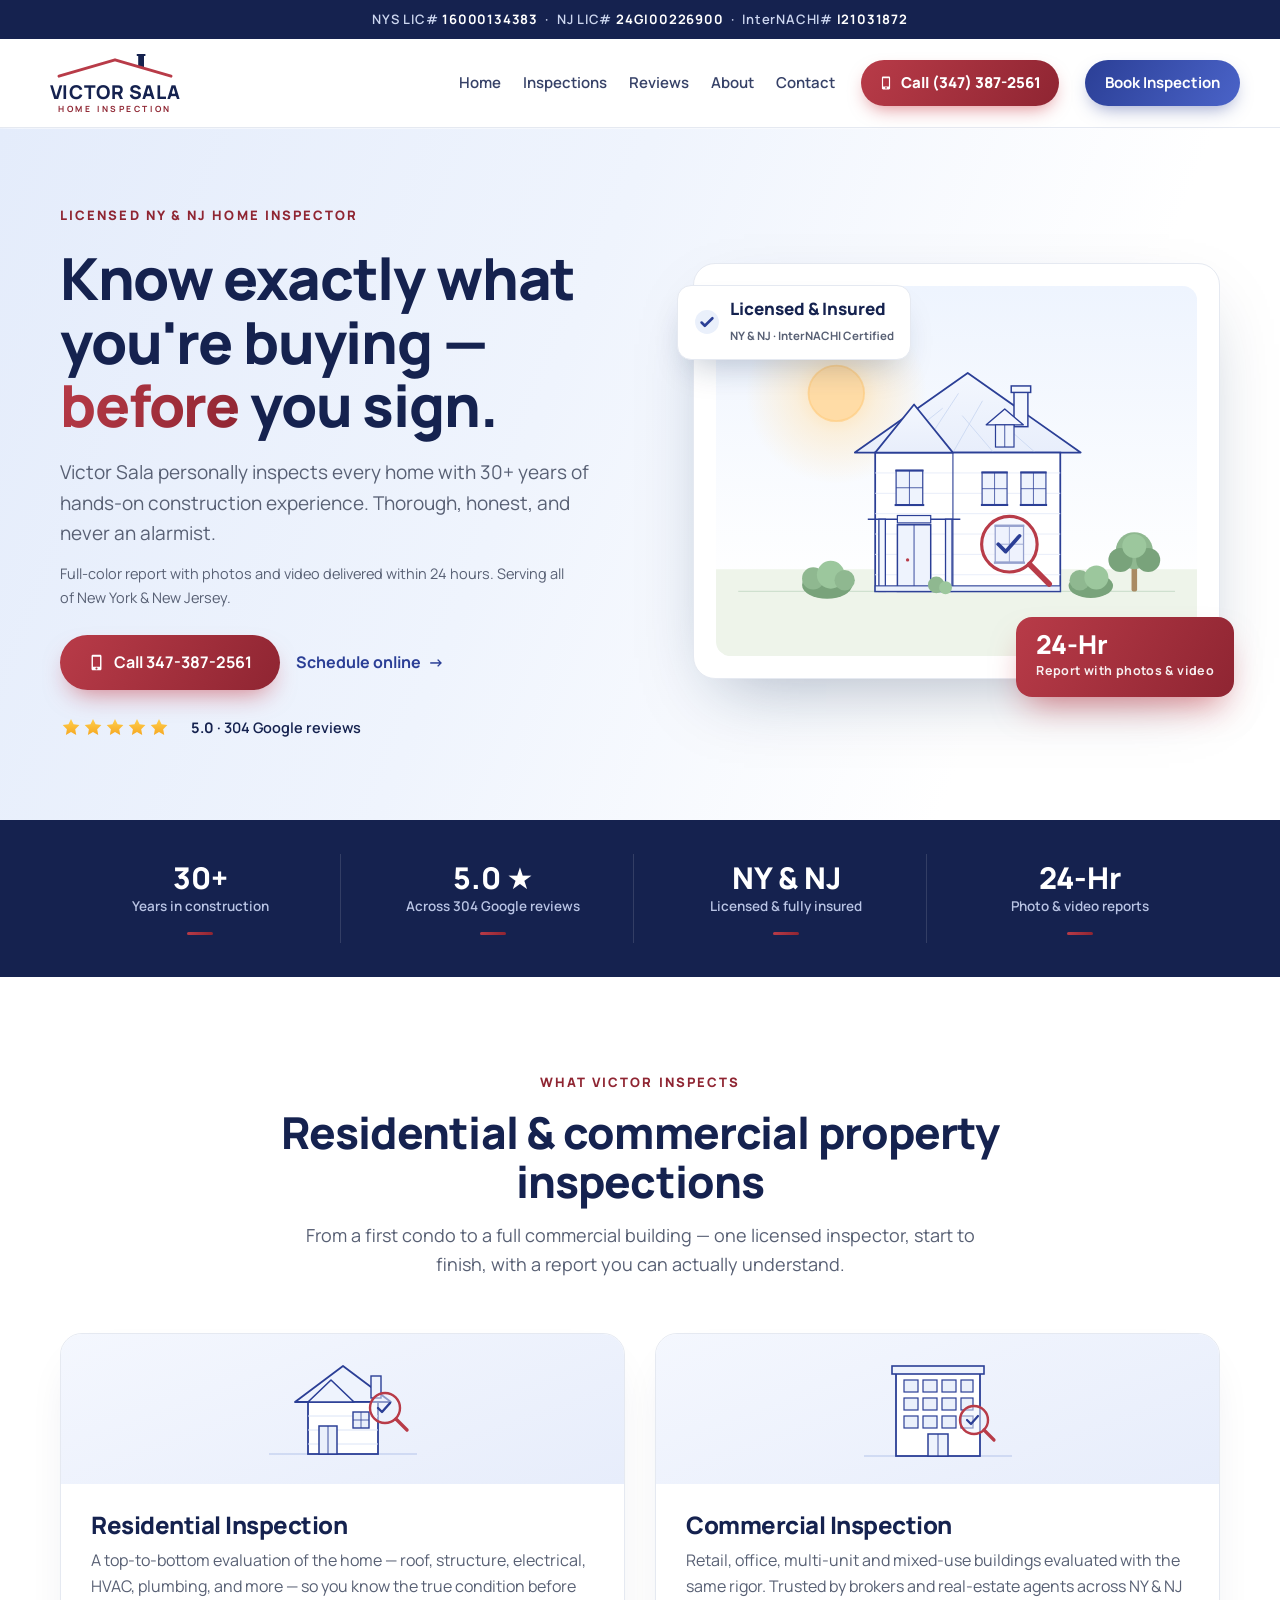
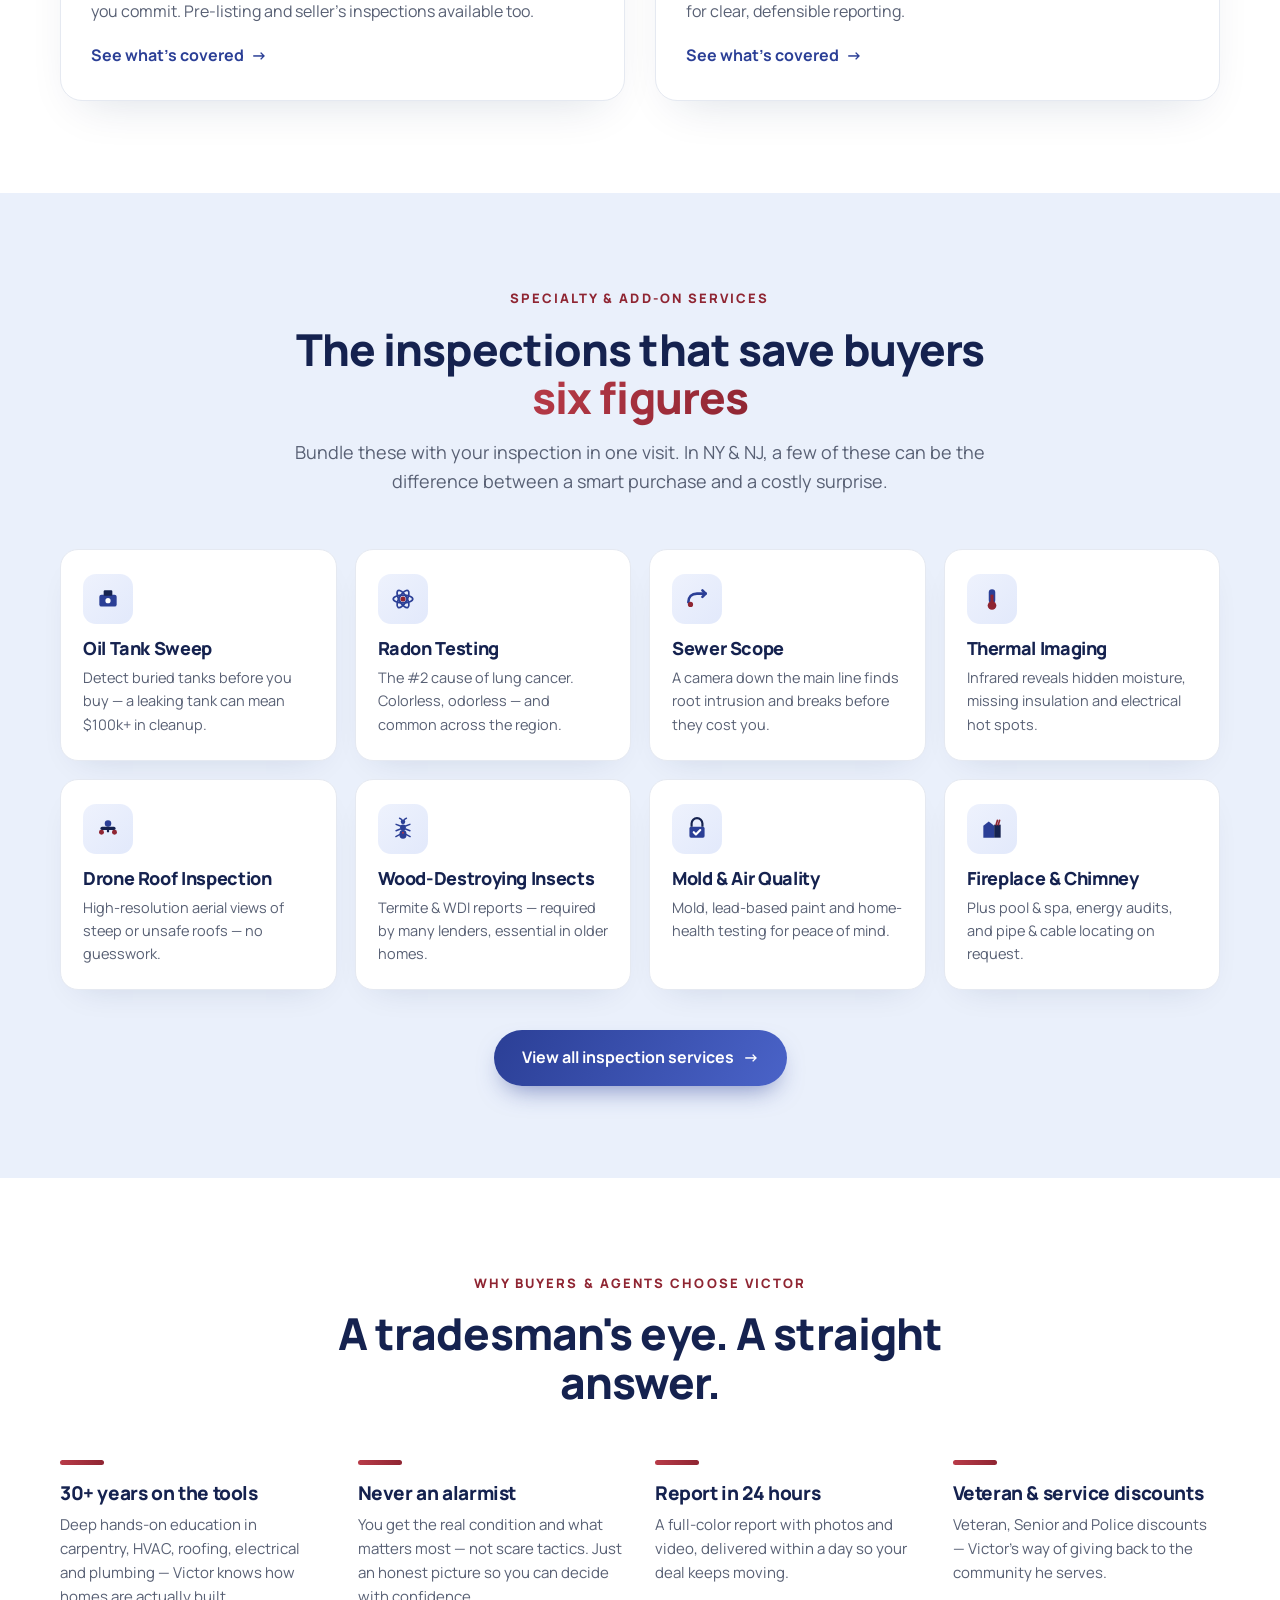
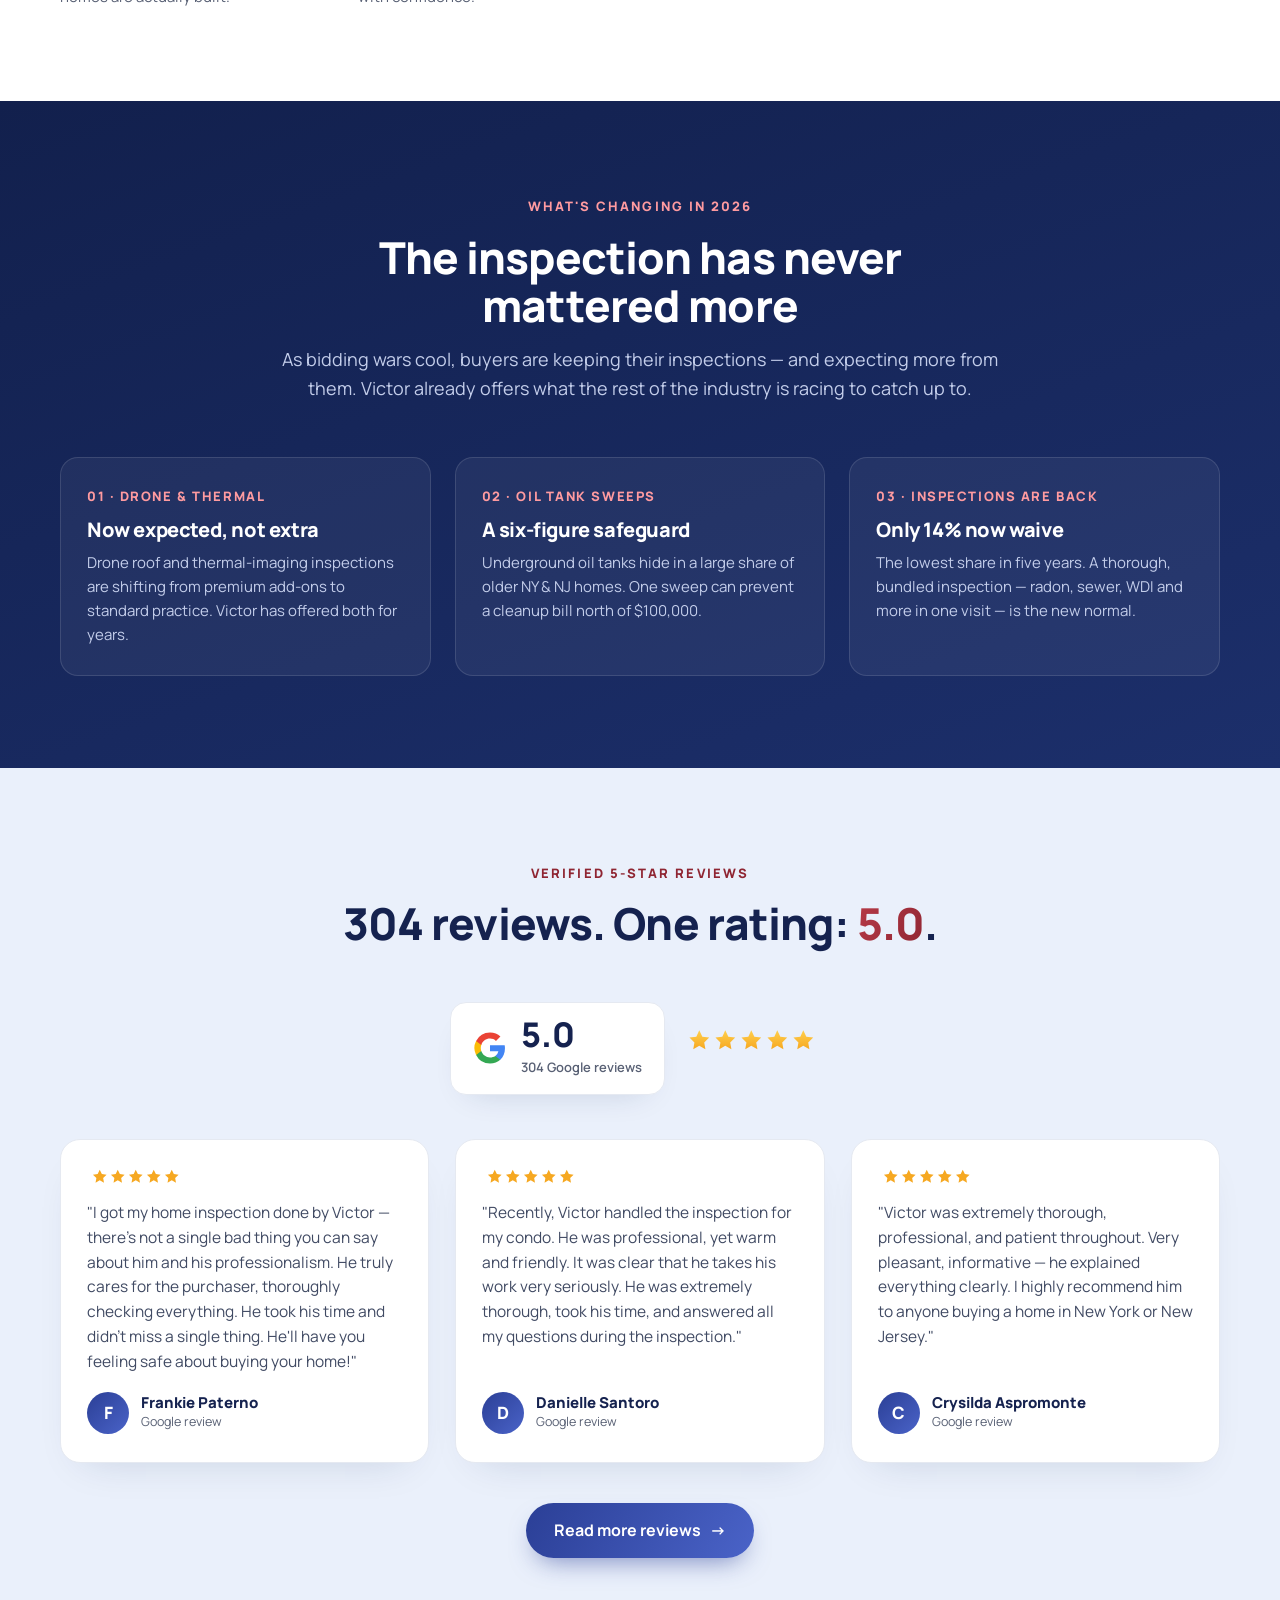
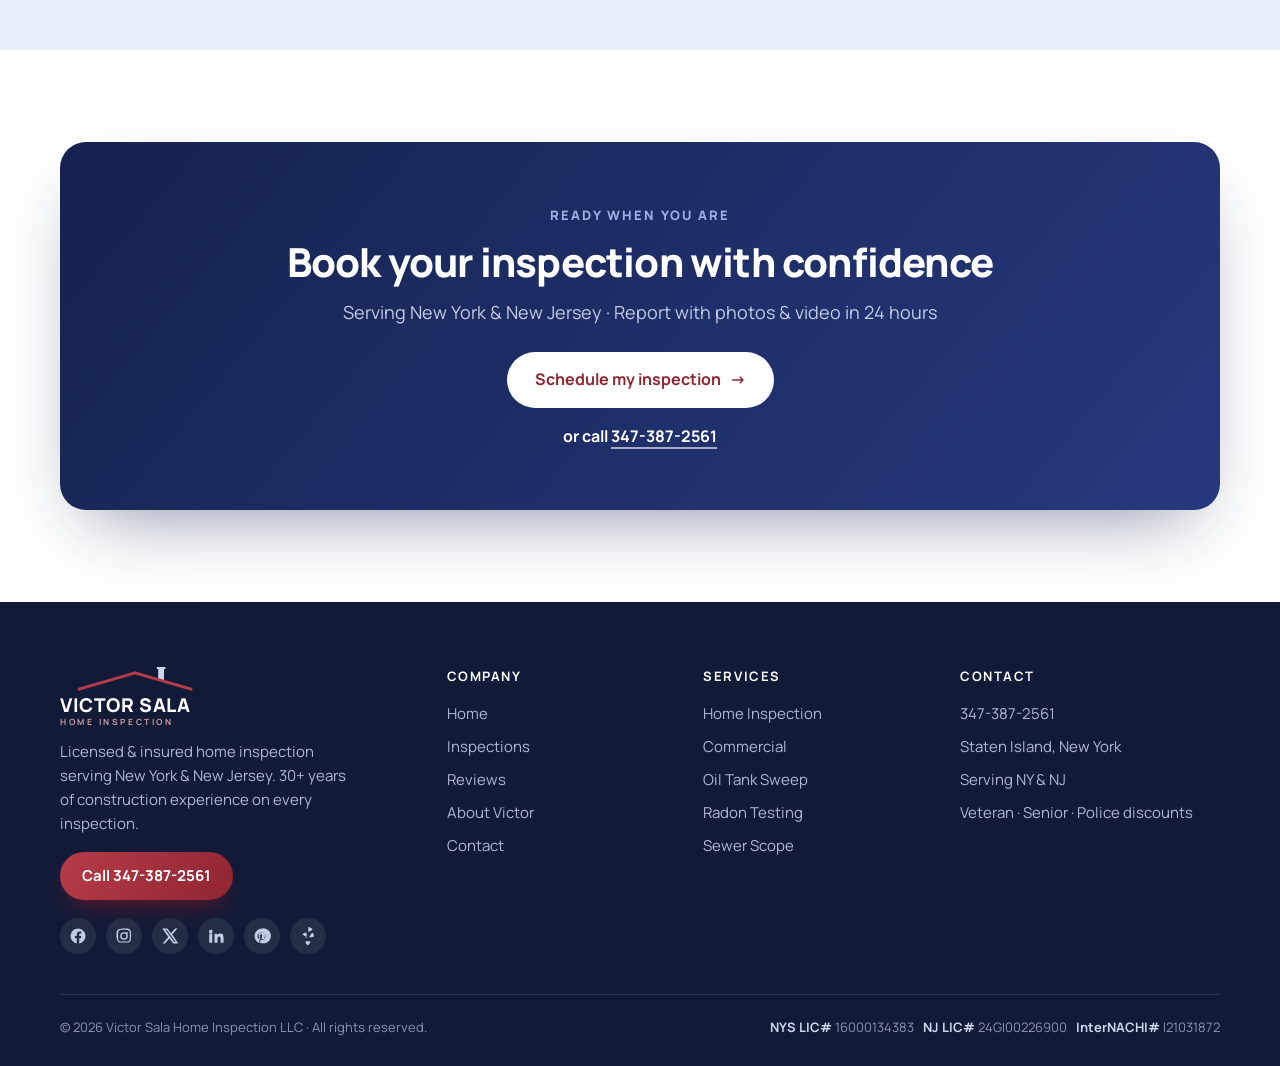
<file: index.html>
<!DOCTYPE html>
<html lang="en">
<head>
<meta charset="UTF-8">
<meta name="viewport" content="width=device-width, initial-scale=1.0">
<title>Victor Sala Home Inspection LLC — Licensed NY &amp; NJ Home Inspector</title>
<meta name="description" content="Licensed &amp; insured home inspector serving New York &amp; New Jersey. 30+ years construction experience, 5.0 Google rating across 304 reviews. Full-color report with photos &amp; video in 24 hours. Radon, oil tank sweep, sewer scope, drone &amp; thermal imaging. Call 347-387-2561.">
<link rel="preconnect" href="https://fonts.googleapis.com">
<link rel="preconnect" href="https://fonts.gstatic.com" crossorigin>
<link href="https://fonts.googleapis.com/css2?family=Manrope:wght@400;500;600;700;800&display=swap" rel="stylesheet">
<style>
:root{
  --navy:#15224f;      /* deep brand ink — headings */
  --blue:#2b3f96;      /* primary brand blue */
  --blue2:#4a63c8;     /* lighter primary — gradient twin */
  --red1:#b83b48;      /* accent start */
  --red2:#8f2532;      /* accent end */
  --grey:#586074;      /* body copy */
  --bg:#eaf0fb;        /* soft tinted band */
  --line:#e5e9f1;      /* hairline */
  --ink:#111b38;
}
*{box-sizing:border-box;margin:0;padding:0}
html{scroll-behavior:smooth}
body{font-family:'Manrope',system-ui,sans-serif;color:var(--grey);background:#fff;line-height:1.6;-webkit-font-smoothing:antialiased}
h1,h2,h3,h4{color:var(--navy);letter-spacing:-.02em;line-height:1.1;font-weight:800}
a{text-decoration:none;color:inherit}
img,svg{max-width:100%;display:block}
.wrap{max-width:1240px;margin:0 auto;padding:0 40px}
.gold{background:linear-gradient(120deg,var(--red1),var(--red2));-webkit-background-clip:text;background-clip:text;-webkit-text-fill-color:transparent}
.blueg{background:linear-gradient(120deg,var(--blue),var(--blue2));-webkit-background-clip:text;background-clip:text;-webkit-text-fill-color:transparent}
.btn{display:inline-flex;align-items:center;gap:9px;font-weight:700;font-size:16px;border-radius:999px;padding:15px 28px;transition:.2s;cursor:pointer;border:0}
.btn span{transition:.2s}
.btn:hover span{transform:translateX(3px)}
.btn-blue{background:linear-gradient(120deg,var(--blue),var(--blue2));color:#fff;box-shadow:0 12px 26px -10px rgba(43,63,150,.6)}
.btn-red{background:linear-gradient(120deg,var(--red1),var(--red2));color:#fff;box-shadow:0 12px 26px -10px rgba(192,18,30,.55)}
.btn:hover{transform:translateY(-2px)}
.btn-ghost{background:#fff;color:var(--navy);border:1.5px solid var(--line);box-shadow:0 8px 20px -12px rgba(13,40,80,.15)}
.link{display:inline-flex;align-items:center;gap:7px;font-weight:700;color:var(--blue)}
.link:hover{gap:11px}
.eyebrow{text-transform:uppercase;letter-spacing:.16em;font-size:13px;font-weight:800;color:var(--red2)}
.sec{padding:92px 0}
.sec-head{text-align:center;max-width:720px;margin:0 auto 54px}
.sec-head h2{font-size:clamp(30px,4vw,44px);margin:14px 0 16px}
.sec-head p{font-size:18px}

/* ---------- announcement bar ---------- */
.topbar{background:var(--navy);color:#cdd7f0;text-align:center;font-size:13px;font-weight:600;letter-spacing:.06em;padding:9px 16px}
.topbar b{color:#fff}

/* ---------- header ---------- */
header{position:sticky;top:0;z-index:50;background:rgba(255,255,255,.92);backdrop-filter:blur(10px);border-bottom:1px solid var(--line)}
.nav{display:flex;align-items:center;gap:26px;padding:14px 40px;max-width:1320px;margin:0 auto}
.brand{display:flex;align-items:center;gap:12px;margin-right:auto}
.brand .mark{width:50px;height:50px;flex:0 0 auto}
.brand .wm{line-height:1}
.brand .wm .nm{font-size:20px;font-weight:800;letter-spacing:.02em;color:var(--navy);display:block;line-height:1}
.brand .wm .sub{font-size:9.5px;font-weight:700;letter-spacing:.22em;color:#8f2532;display:block;margin-top:4px}
.brand .wm .sub .h{color:var(--blue)}
.brand .wm .sub .i{color:var(--navy)}
.brand{display:flex;align-items:center;margin-right:auto}.bmark{display:flex;flex-direction:column;align-items:center;line-height:1}.bmark .roof{width:150px;height:29px;display:block;margin-bottom:1px}.bmark .bnm{font-weight:800;font-size:19px;letter-spacing:.03em;color:var(--navy);line-height:1}.bmark .bsub{font-weight:700;font-size:8.5px;letter-spacing:.30em;color:#8f2532;margin-top:3px}.fmark{align-items:flex-start}.fmark .bnm{color:#fff}.fmark .bsub{color:#cf9aa1}.fbrand .fmark{margin-bottom:14px}.navlinks{display:flex;gap:22px;align-items:center}
.navlinks a{font-weight:600;font-size:15px;color:var(--navy);opacity:.86}
.navlinks a:hover{opacity:1;color:var(--blue)}
.callbtn{display:inline-flex;align-items:center;gap:8px;font-weight:800;font-size:15px;white-space:nowrap;
  background:linear-gradient(120deg,var(--red1),var(--red2));color:#fff;border-radius:999px;padding:11px 18px;
  box-shadow:0 8px 18px -6px rgba(192,18,30,.5);transition:.2s}
.callbtn:hover{transform:translateY(-1px)}
.book{display:inline-flex;align-items:center;font-weight:700;font-size:15px;background:linear-gradient(120deg,var(--blue),var(--blue2));color:#fff;border-radius:999px;padding:11px 20px;box-shadow:0 8px 18px -6px rgba(43,63,150,.5)}
.book:hover{transform:translateY(-1px)}
.hamb{display:none}

/* ---------- hero ---------- */
.hero{background:linear-gradient(112deg,#e4ecfb 0%,#eff4fd 42%,#fff 78%);position:relative;overflow:hidden}
.hero .wrap{display:grid;grid-template-columns:1.05fr .95fr;gap:50px;align-items:center;padding-top:74px;padding-bottom:80px}
.hero h1{font-size:clamp(34px,5vw,58px);margin:18px 0 20px}
.hero p.lead{font-size:19px;max-width:540px;margin-bottom:14px}
.hero .disc{font-size:14.5px;color:var(--grey);margin-bottom:26px;max-width:520px}
.hero .cta-row{display:flex;gap:16px;align-items:center;flex-wrap:wrap;margin-bottom:26px}
.trustline{display:flex;align-items:center;gap:13px;font-size:14.5px;font-weight:600;color:var(--navy)}
.hero-art{position:relative}
.hero-card{background:#fff;border-radius:22px;box-shadow:0 30px 70px -26px rgba(13,40,80,.34);padding:22px;border:1px solid var(--line)}
.statchip{position:absolute;right:-14px;bottom:-18px;background:linear-gradient(120deg,var(--red1),var(--red2));color:#fff;border-radius:16px;padding:14px 20px;box-shadow:0 18px 34px -12px rgba(192,18,30,.5)}
.statchip b{font-size:26px;font-weight:800;display:block;line-height:1}
.statchip span{font-size:12.5px;font-weight:700;opacity:.92;letter-spacing:.03em}
.badgechip{position:absolute;left:-16px;top:22px;background:#fff;border:1px solid var(--line);border-radius:14px;padding:11px 16px;box-shadow:0 18px 34px -14px rgba(13,40,80,.28);display:flex;align-items:center;gap:10px}
.badgechip b{color:var(--navy);font-size:17px;font-weight:800;line-height:1}
.badgechip span{font-size:11.5px;font-weight:700;color:var(--grey)}

/* ---------- stats bar ---------- */
.stats{background:var(--navy);color:#fff}
.stats .wrap{display:grid;grid-template-columns:repeat(4,1fr);gap:12px;padding:34px 40px}
.stat{text-align:center;padding:8px 10px;border-right:1px solid rgba(255,255,255,.13)}
.stat:last-child{border-right:0}
.stat b{display:block;font-size:30px;font-weight:800;color:#fff;line-height:1.05}
.stat b em{font-style:normal;color:#fff}
.stat span{font-size:13.5px;color:#b9c4e4;font-weight:600}.stat::after{content:'';display:block;width:26px;height:3px;border-radius:2px;background:linear-gradient(90deg,#b83b48,#8f2532);margin:13px auto 0}

/* ---------- split cards ---------- */
.cards2{display:grid;grid-template-columns:1fr 1fr;gap:30px}
.pcard{background:#fff;border:1px solid var(--line);border-radius:22px;overflow:hidden;box-shadow:0 20px 46px -22px rgba(13,40,80,.16);transition:.25s}
.pcard:hover{transform:translateY(-4px);box-shadow:0 30px 60px -24px rgba(13,40,80,.26)}
.pcard .top{height:150px;display:flex;align-items:center;justify-content:center;position:relative}
.pcard .body{padding:28px 30px 32px}
.pcard h3{font-size:24px;margin-bottom:10px}
.pcard p{margin-bottom:18px}

/* ---------- money band (add-ons) ---------- */
.band{background:var(--bg)}
.addgrid{display:grid;grid-template-columns:repeat(4,1fr);gap:18px}
.addcard{background:#fff;border:1px solid var(--line);border-radius:18px;padding:24px 22px;box-shadow:0 14px 34px -20px rgba(13,40,80,.16);transition:.22s}
.addcard:hover{transform:translateY(-4px);box-shadow:0 24px 46px -22px rgba(13,40,80,.24);border-color:#d5def3}
.ico{width:50px;height:50px;border-radius:13px;background:linear-gradient(135deg,#eef2fd,#e2e9fb);display:flex;align-items:center;justify-content:center;margin-bottom:15px}
.addcard h4{font-size:18px;margin-bottom:7px}
.addcard p{font-size:14.5px}

/* ---------- why-us ---------- */
.feats{display:grid;grid-template-columns:repeat(4,1fr);gap:30px}
.feat .bar{width:44px;height:5px;border-radius:4px;background:linear-gradient(90deg,var(--red1),var(--red2));margin-bottom:18px}
.feat h4{font-size:19px;margin-bottom:9px}
.feat p{font-size:15px}

/* ---------- trends band ---------- */
.trends{background:linear-gradient(160deg,#12204d,#1c2f6b)}
.trends .sec-head h2,.trends .sec-head p{color:#fff}
.trends .sec-head p{color:#c3cdea}
.trends .eyebrow{color:#ff9ba0}
.tgrid{display:grid;grid-template-columns:repeat(3,1fr);gap:24px}
.tcard{background:rgba(255,255,255,.055);border:1px solid rgba(255,255,255,.12);border-radius:18px;padding:28px 26px}
.tcard .tnum{font-size:13px;font-weight:800;letter-spacing:.12em;color:#ff9ba0;margin-bottom:12px}
.tcard h4{color:#fff;font-size:20px;margin-bottom:10px}
.tcard p{color:#c3cdea;font-size:15px}

/* ---------- reviews ---------- */
.revgrid{display:grid;grid-template-columns:repeat(3,1fr);gap:26px}
.review{background:#fff;border:1px solid var(--line);border-radius:20px;padding:28px 26px;box-shadow:0 18px 40px -24px rgba(13,40,80,.18);display:flex;flex-direction:column}
.stars{display:flex;gap:3px;margin-bottom:14px}
.review p{color:#404a63;font-size:15.5px;margin-bottom:18px;flex:1}
.review .who{display:flex;align-items:center;gap:12px}
.review .av{width:42px;height:42px;border-radius:50%;background:linear-gradient(135deg,var(--blue),var(--blue2));color:#fff;display:flex;align-items:center;justify-content:center;font-weight:800;font-size:17px;flex:0 0 auto}
.review .nm{font-weight:800;color:var(--navy);font-size:15px;line-height:1.2}
.review .dt{font-size:12.5px;color:var(--grey)}
.revhead{display:flex;align-items:center;justify-content:center;gap:16px;margin-bottom:44px;flex-wrap:wrap}
.gscore{display:flex;align-items:center;gap:14px;background:#fff;border:1px solid var(--line);border-radius:16px;padding:14px 22px;box-shadow:0 14px 34px -20px rgba(13,40,80,.2)}
.gscore .n{font-size:34px;font-weight:800;color:var(--navy);line-height:1}
.gscore small{font-size:13px;color:var(--grey);font-weight:600}

/* ---------- CTA band ---------- */
.cta{background:linear-gradient(130deg,#15224f,#27397e);color:#fff;border-radius:26px;padding:60px;text-align:center;position:relative;overflow:hidden;box-shadow:0 30px 70px -30px rgba(21,34,79,.55)}
.cta h2{color:#fff;font-size:clamp(28px,3.6vw,40px);margin:12px 0 14px}
.cta p{color:#c4cde6;font-size:18px;margin-bottom:26px}
.cta .eyebrow{color:#9db0e2}
.cta .btn-white{background:#fff;color:var(--red2)}
.cta .orcall{margin-top:16px;font-weight:700;color:#fff}
.cta .orcall a{border-bottom:2px solid rgba(255,255,255,.6)}

/* ---------- footer ---------- */
footer{background:var(--ink);color:#aeb8d4;padding:64px 0 28px;font-size:15px}
.fgrid{display:grid;grid-template-columns:1.6fr 1fr 1fr 1.2fr;gap:40px;margin-bottom:40px}
footer h5{color:#fff;font-size:13px;letter-spacing:.12em;text-transform:uppercase;margin-bottom:16px}
footer a{color:#aeb8d4}footer a:hover{color:#fff}
footer li{list-style:none;margin-bottom:9px}.social{display:flex;gap:10px;margin-top:18px;flex-wrap:wrap}.social a{width:36px;height:36px;border-radius:50%;background:rgba(255,255,255,.08);display:flex;align-items:center;justify-content:center;color:#c3cce4;transition:.18s}.social a:hover{background:var(--red1);color:#fff;transform:translateY(-2px)}.social svg{width:18px;height:18px;fill:currentColor}
.fbrand .fnm{font-size:22px;font-weight:800;letter-spacing:.03em;color:#fff;margin-bottom:8px}
.fbrand p{max-width:300px;margin-bottom:16px}
.fcred{border-top:1px solid rgba(255,255,255,.1);padding-top:22px;display:flex;justify-content:space-between;gap:20px;flex-wrap:wrap;font-size:13px;color:#8894b6}
.fcred b{color:#cdd6ee;font-weight:700}

/* ---------- mobile call bar ---------- */
.mobilecall{display:none}

/* ---------- responsive ---------- */
@media(max-width:900px){
  .wrap{padding:0 22px}.nav{padding:12px 22px;gap:14px}
  .navlinks,.book{display:none}
  .hero .wrap{grid-template-columns:1fr;padding-top:44px;padding-bottom:54px;gap:36px}
  .hero-art{order:-1}
  .stats .wrap{grid-template-columns:1fr 1fr;gap:20px 12px}
  .stat:nth-child(2){border-right:0}
  .cards2,.addgrid,.feats,.tgrid,.revgrid{grid-template-columns:1fr}
  .fgrid{grid-template-columns:1fr 1fr;gap:28px}
  .sec{padding:60px 0}.cta{padding:40px 26px}
  .callbtn{padding:9px 14px;font-size:14px}
  .mobilecall{display:flex;position:fixed;left:0;right:0;bottom:0;z-index:80;box-shadow:0 -4px 16px rgba(0,0,0,.14)}
  .mobilecall a{flex:1;display:flex;align-items:center;justify-content:center;gap:8px;padding:15px;font-weight:800;font-size:16px}
  .mobilecall .call{background:linear-gradient(120deg,var(--red1),var(--red2));color:#fff}
  .mobilecall .bk{background:linear-gradient(120deg,var(--blue),var(--blue2));color:#fff}
  body{padding-bottom:56px}
}
@media(max-width:560px){.fgrid{grid-template-columns:1fr}.addgrid{grid-template-columns:1fr}}
</style>
</head>
<body>

<div class="topbar">NYS LIC# <b>16000134383</b> &nbsp;·&nbsp; NJ LIC# <b>24GI00226900</b> &nbsp;·&nbsp; InterNACHI# <b>I21031872</b></div>

<header>
<nav class="nav">
  <a class="brand" href="index.html" aria-label="Victor Sala Home Inspection"><span class="bmark"><svg class="roof" viewBox="0 0 152 30" role="img" aria-label="roof mark"><rect x="98.5" y="1" width="9" height="2.2" rx="0.6" fill="#15224f"/><polygon points="100,3 106,3 106,15.8 100,14" fill="#15224f"/><path d="M18 24 76 7 134 24" fill="none" stroke="#b83b48" stroke-width="3" stroke-linecap="round" stroke-linejoin="round"/></svg><span class="bnm">VICTOR SALA</span><span class="bsub">HOME&nbsp;INSPECTION</span></span></a>
  <div class="navlinks">
    <a href="index.html">Home</a>
    <a href="inspections.html">Inspections</a>
    <a href="reviews.html">Reviews</a>
    <a href="about.html">About</a>
    <a href="contact.html">Contact</a>
  </div>
  <a class="callbtn" href="tel:13473872561">
    <svg width="14" height="14" viewBox="0 0 24 24" fill="currentColor"><path d="M17 1H7c-1.1 0-2 .9-2 2v18c0 1.1.9 2 2 2h10c1.1 0 2-.9 2-2V3c0-1.1-.9-2-2-2zm-5 21c-.83 0-1.5-.67-1.5-1.5S11.17 19 12 19s1.5.67 1.5 1.5S12.83 22 12 22zm5-4H7V4h10v14z"/></svg>
    Call (347) 387-2561
  </a>
  <a class="book" href="contact.html">Book Inspection</a>
</nav>
</header>

<!-- HERO -->
<section class="hero">
  <div class="wrap">
    <div class="hero-copy">
      <span class="eyebrow">Licensed NY &amp; NJ Home Inspector</span>
      <h1>Know exactly what you're buying — <span class="gold">before</span> you sign.</h1>
      <p class="lead">Victor Sala personally inspects every home with 30+ years of hands-on construction experience. Thorough, honest, and never an alarmist.</p>
      <p class="disc">Full-color report with photos and video delivered within 24 hours. Serving all of New York &amp; New Jersey.</p>
      <div class="cta-row">
        <a class="btn btn-red" href="tel:13473872561">
          <svg width="17" height="17" viewBox="0 0 24 24" fill="currentColor"><path d="M17 1H7c-1.1 0-2 .9-2 2v18c0 1.1.9 2 2 2h10c1.1 0 2-.9 2-2V3c0-1.1-.9-2-2-2zm-5 21c-.83 0-1.5-.67-1.5-1.5S11.17 19 12 19s1.5.67 1.5 1.5S12.83 22 12 22zm5-4H7V4h10v14z"/></svg>
          Call 347-387-2561
        </a>
        <a class="link" href="contact.html">Schedule online <span>&rarr;</span></a>
      </div>
      <div class="trustline">
        <svg width="118" height="22" viewBox="0 0 118 22" role="img" aria-label="5.0 stars, 304 Google reviews">
          <defs><linearGradient id="stg" x1="0" y1="0" x2="0" y2="1"><stop offset="0" stop-color="#ffcf4d"/><stop offset="1" stop-color="#f6a821"/></linearGradient></defs>
          <g fill="url(#stg)">
            <path d="M11 2l2.6 5.3 5.8.8-4.2 4.1 1 5.8L11 15.1 5.9 18l1-5.8L2.7 8.1l5.8-.8L11 2z"/>
            <path d="M33 2l2.6 5.3 5.8.8-4.2 4.1 1 5.8L33 15.1 27.9 18l1-5.8-4.2-4.1 5.8-.8L33 2z"/>
            <path d="M55 2l2.6 5.3 5.8.8-4.2 4.1 1 5.8L55 15.1 49.9 18l1-5.8-4.2-4.1 5.8-.8L55 2z"/>
            <path d="M77 2l2.6 5.3 5.8.8-4.2 4.1 1 5.8L77 15.1 71.9 18l1-5.8-4.2-4.1 5.8-.8L77 2z"/>
            <path d="M99 2l2.6 5.3 5.8.8-4.2 4.1 1 5.8L99 15.1 93.9 18l1-5.8-4.2-4.1 5.8-.8L99 2z"/>
          </g>
        </svg>
        <span><b style="color:var(--navy)">5.0</b> · 304 Google reviews</span>
      </div>
    </div>
    <div class="hero-art">
      <div class="badgechip">
        <svg width="26" height="26" viewBox="0 0 24 24" fill="none"><circle cx="12" cy="12" r="11" fill="#eaf0fb"/><path d="M7 12.5l3 3L17 8.5" stroke="#2b3f96" stroke-width="2.4" stroke-linecap="round" stroke-linejoin="round"/></svg>
        <div><b>Licensed &amp; Insured</b><br><span>NY &amp; NJ · InterNACHI Certified</span></div>
      </div>
      <div class="hero-card">
        <svg viewBox="0 0 520 400" xmlns="http://www.w3.org/2000/svg" role="img" aria-label="Illustration of a home at golden hour">
<defs>
<linearGradient id="vsky" x1="0" y1="0" x2="0" y2="1"><stop offset="0" stop-color="#eef4fe"/><stop offset="1" stop-color="#ffffff"/></linearGradient>
<radialGradient id="vsun" cx="50%" cy="50%" r="50%"><stop offset="0" stop-color="#ffd89a" stop-opacity="0.95"/><stop offset="45%" stop-color="#ffe6bc" stop-opacity="0.5"/><stop offset="100%" stop-color="#ffe6bc" stop-opacity="0"/></radialGradient>
<linearGradient id="vroof" x1="0" y1="0" x2="0" y2="1"><stop offset="0" stop-color="#f3f7fe"/><stop offset="1" stop-color="#e8eefb"/></linearGradient>
<symbol id="bpwin" viewBox="0 0 40 50"><rect x="2" y="2" width="36" height="46" fill="#eef3fd" stroke="#2b3f96" stroke-width="1.6"/><line x1="20" y1="2" x2="20" y2="48" stroke="#2b3f96" stroke-width="1.1"/><line x1="2" y1="25" x2="38" y2="25" stroke="#2b3f96" stroke-width="1.1"/><rect x="0" y="47" width="40" height="3" fill="#2b3f96"/><rect x="1" y="0" width="38" height="3" fill="#2b3f96"/></symbol>
</defs>
<rect width="520" height="400" rx="16" fill="#fbfdff"/>
<rect width="520" height="330" rx="16" fill="url(#vsky)"/>
<circle cx="130" cy="116" r="98" fill="url(#vsun)"/>
<circle cx="130" cy="116" r="30" fill="#ffdca6"/><circle cx="130" cy="116" r="30" fill="none" stroke="#ffcd82" stroke-width="2" opacity=".7"/>
<path d="M0 306 H520 V384 a16 16 0 0 1-16 16 H16 a16 16 0 0 1-16-16 Z" fill="#eef4ea"/>
<line x1="24" y1="330" x2="496" y2="330" stroke="#cfe0cf" stroke-width="1.4"/>
<polygon points="150,180 272,94 394,180" fill="url(#vroof)" stroke="#2b3f96" stroke-width="1.9" stroke-linejoin="round"/>
<g stroke="#cdd9f2" stroke-width="1"><line x1="185" y1="180" x2="245" y2="132"/><line x1="220" y1="180" x2="262" y2="116"/><line x1="256" y1="180" x2="288" y2="124"/><line x1="300" y1="180" x2="266" y2="140"/><line x1="345" y1="180" x2="302" y2="142"/></g>
<rect x="172" y="180" width="200" height="150" fill="#fff" stroke="#2b3f96" stroke-width="1.9"/>
<g stroke="#e6ecf9" stroke-width="1"><line x1="172" y1="202" x2="372" y2="202"/><line x1="172" y1="224" x2="372" y2="224"/><line x1="172" y1="246" x2="372" y2="246"/><line x1="172" y1="268" x2="372" y2="268"/><line x1="172" y1="290" x2="372" y2="290"/><line x1="172" y1="312" x2="372" y2="312"/></g>
<polygon points="172,180 214,128 256,180" fill="url(#vroof)" stroke="#2b3f96" stroke-width="1.9" stroke-linejoin="round"/>
<line x1="256" y1="180" x2="256" y2="330" stroke="#2b3f96" stroke-width="1.2"/>
<rect x="322" y="112" width="15" height="40" fill="#f3f7fe" stroke="#2b3f96" stroke-width="1.6"/><rect x="319" y="108" width="21" height="7" fill="#f3f7fe" stroke="#2b3f96" stroke-width="1.6"/>
<polygon points="292,150 312,133 332,150" fill="#f3f7fe" stroke="#2b3f96" stroke-width="1.5" stroke-linejoin="round"/><rect x="302" y="150" width="20" height="24" fill="#eef3fd" stroke="#2b3f96" stroke-width="1.3"/><line x1="312" y1="150" x2="312" y2="174" stroke="#2b3f96" stroke-width=".9"/>
<use href="#bpwin" x="286" y="200" width="30" height="38"/><use href="#bpwin" x="328" y="200" width="30" height="38"/><use href="#bpwin" x="192" y="198" width="34" height="40"/><use href="#bpwin" x="300" y="256" width="34" height="46"/>
<line x1="164" y1="252" x2="264" y2="252" stroke="#2b3f96" stroke-width="1.6"/>
<rect x="176" y="252" width="7" height="78" fill="#f3f7fe" stroke="#2b3f96" stroke-width="1.4"/><rect x="248" y="252" width="7" height="78" fill="#f3f7fe" stroke="#2b3f96" stroke-width="1.4"/>
<rect x="196" y="258" width="36" height="72" fill="#eef3fd" stroke="#2b3f96" stroke-width="1.6"/><line x1="214" y1="258" x2="214" y2="330" stroke="#2b3f96" stroke-width="1"/><rect x="196" y="248" width="36" height="8" fill="#f3f7fe" stroke="#2b3f96" stroke-width="1.3"/><circle cx="207" cy="296" r="1.8" fill="#b83b48"/>
<rect x="172" y="324" width="200" height="6" fill="#eaf0fb" stroke="#2b3f96" stroke-width="1.2"/>
<circle cx="317" cy="279" r="30" fill="#eef3fd" fill-opacity=".55" stroke="#2b3f96" stroke-width="1.4"/><circle cx="317" cy="279" r="30" fill="none" stroke="#b83b48" stroke-width="3.4"/><line x1="339" y1="301" x2="360" y2="322" stroke="#b83b48" stroke-width="6" stroke-linecap="round"/><path d="M305 279l8 8 15-17" fill="none" stroke="#2b3f96" stroke-width="4" stroke-linecap="round" stroke-linejoin="round"/>
<rect x="449" y="300" width="6" height="30" rx="2" fill="#a98a63"/><circle cx="452" cy="286" r="20" fill="#8fb890"/><circle cx="437" cy="296" r="13" fill="#79a37b"/><circle cx="467" cy="296" r="13" fill="#79a37b"/><circle cx="452" cy="281" r="13" fill="#9cc79d"/>
<ellipse cx="120" cy="323" rx="27" ry="15" fill="#79a37b"/><circle cx="105" cy="316" r="12" fill="#8fb890"/><circle cx="124" cy="312" r="15" fill="#9cc79d"/><circle cx="139" cy="318" r="11" fill="#8fb890"/>
<ellipse cx="405" cy="324" rx="24" ry="13" fill="#79a37b"/><circle cx="393" cy="318" r="11" fill="#8fb890"/><circle cx="411" cy="315" r="13" fill="#9cc79d"/>
<circle cx="238" cy="323" r="9" fill="#8fb890"/><circle cx="248" cy="326" r="7" fill="#9cc79d"/>
</svg>
      </div>
      <div class="statchip"><b>24-Hr</b><span>Report with photos &amp; video</span></div>
    </div>
  </div>
</section>

<!-- STATS -->
<section class="stats">
  <div class="wrap">
    <div class="stat"><b><em>30+</em></b><span>Years in construction</span></div>
    <div class="stat"><b><em>5.0</em> ★</b><span>Across 304 Google reviews</span></div>
    <div class="stat"><b>NY &amp; NJ</b><span>Licensed &amp; fully insured</span></div>
    <div class="stat"><b><em>24-Hr</em></b><span>Photo &amp; video reports</span></div>
  </div>
</section>

<!-- SPLIT CARDS -->
<section class="sec">
  <div class="wrap">
    <div class="sec-head">
      <span class="eyebrow">What Victor Inspects</span>
      <h2>Residential &amp; commercial property inspections</h2>
      <p>From a first condo to a full commercial building — one licensed inspector, start to finish, with a report you can actually understand.</p>
    </div>
    <div class="cards2">
      <div class="pcard">
        <div class="top" style="background:linear-gradient(160deg,#f4f7fe,#e7edfb)"><svg width="180" height="126" viewBox="0 0 180 126" fill="none" role="img" aria-label="Residential elevation blueprint">
<line x1="16" y1="108" x2="164" y2="108" stroke="#b6c6ec" stroke-width="1.2"/>
<polygon points="42,56 90,20 138,56" fill="#eef3fd" stroke="#2b3f96" stroke-width="1.8" stroke-linejoin="round"/>
<rect x="55" y="56" width="70" height="52" fill="#fff" stroke="#2b3f96" stroke-width="1.8"/>
<polygon points="55,56 78,34 101,56" fill="#eef3fd" stroke="#2b3f96" stroke-width="1.6" stroke-linejoin="round"/>
<rect x="118" y="30" width="10" height="22" fill="#eef3fd" stroke="#2b3f96" stroke-width="1.4"/>
<g stroke="#dbe4f6" stroke-width="1"><line x1="55" y1="70" x2="125" y2="70"/><line x1="55" y1="84" x2="125" y2="84"/><line x1="55" y1="98" x2="125" y2="98"/></g>
<rect x="66" y="80" width="18" height="28" fill="#eaf0fb" stroke="#2b3f96" stroke-width="1.5"/><line x1="75" y1="80" x2="75" y2="108" stroke="#2b3f96" stroke-width=".9"/>
<rect x="100" y="66" width="16" height="16" fill="#eaf0fb" stroke="#2b3f96" stroke-width="1.4"/><line x1="108" y1="66" x2="108" y2="82" stroke="#2b3f96" stroke-width=".8"/><line x1="100" y1="74" x2="116" y2="74" stroke="#2b3f96" stroke-width=".8"/>
<circle cx="132" cy="62" r="15" fill="#eef3fd" fill-opacity=".5" stroke="#b83b48" stroke-width="2.4"/><line x1="143" y1="73" x2="154" y2="84" stroke="#b83b48" stroke-width="3.4" stroke-linecap="round"/><path d="M125 62l4 4 8-9" fill="none" stroke="#2b3f96" stroke-width="2.4" stroke-linecap="round" stroke-linejoin="round"/>
</svg></div>
        <div class="body">
          <h3>Residential Inspection</h3>
          <p>A top-to-bottom evaluation of the home — roof, structure, electrical, HVAC, plumbing, and more — so you know the true condition before you commit. Pre-listing and seller's inspections available too.</p>
          <a class="link" href="inspections.html">See what's covered <span>&rarr;</span></a>
        </div>
      </div>
      <div class="pcard">
        <div class="top" style="background:linear-gradient(160deg,#f4f7fe,#e7edfb)"><svg width="180" height="126" viewBox="0 0 180 126" fill="none" role="img" aria-label="Commercial elevation blueprint">
<line x1="16" y1="110" x2="164" y2="110" stroke="#b6c6ec" stroke-width="1.2"/>
<rect x="48" y="26" width="84" height="84" fill="#fff" stroke="#2b3f96" stroke-width="1.8"/>
<rect x="44" y="20" width="92" height="8" fill="#eef3fd" stroke="#2b3f96" stroke-width="1.6"/>
<g fill="#eaf0fb" stroke="#2b3f96" stroke-width="1.2">
<rect x="56" y="34" width="14" height="12"/><rect x="75" y="34" width="14" height="12"/><rect x="94" y="34" width="14" height="12"/><rect x="113" y="34" width="12" height="12"/>
<rect x="56" y="52" width="14" height="12"/><rect x="75" y="52" width="14" height="12"/><rect x="94" y="52" width="14" height="12"/><rect x="113" y="52" width="12" height="12"/>
<rect x="56" y="70" width="14" height="12"/><rect x="75" y="70" width="14" height="12"/><rect x="94" y="70" width="14" height="12"/><rect x="113" y="70" width="12" height="12"/></g>
<rect x="80" y="88" width="20" height="22" fill="#eef3fd" stroke="#2b3f96" stroke-width="1.5"/><line x1="90" y1="88" x2="90" y2="110" stroke="#2b3f96" stroke-width=".9"/>
<circle cx="126" cy="74" r="14" fill="#eef3fd" fill-opacity=".5" stroke="#b83b48" stroke-width="2.4"/><line x1="136" y1="84" x2="146" y2="94" stroke="#b83b48" stroke-width="3.2" stroke-linecap="round"/><path d="M119 74l4 4 7-8" fill="none" stroke="#2b3f96" stroke-width="2.2" stroke-linecap="round" stroke-linejoin="round"/>
</svg></div>
        <div class="body">
          <h3>Commercial Inspection</h3>
          <p>Retail, office, multi-unit and mixed-use buildings evaluated with the same rigor. Trusted by brokers and real-estate agents across NY &amp; NJ for clear, defensible reporting.</p>
          <a class="link" href="inspections.html">See what's covered <span>&rarr;</span></a>
        </div>
      </div>
    </div>
  </div>
</section>

<!-- ADD-ONS / MONEY BAND -->
<section class="sec band">
  <div class="wrap">
    <div class="sec-head">
      <span class="eyebrow">Specialty &amp; Add-On Services</span>
      <h2>The inspections that save buyers <span class="gold">six figures</span></h2>
      <p>Bundle these with your inspection in one visit. In NY &amp; NJ, a few of these can be the difference between a smart purchase and a costly surprise.</p>
    </div>
    <div class="addgrid">
      <div class="addcard"><div class="ico"><svg width="26" height="26" viewBox="0 0 24 24" fill="none"><rect x="4" y="8" width="16" height="11" rx="2" fill="#2b3f96"/><rect x="8" y="4" width="8" height="5" rx="1" fill="#15224f"/><circle cx="12" cy="13.5" r="2.4" fill="#fff"/></svg></div><h4>Oil Tank Sweep</h4><p>Detect buried tanks before you buy — a leaking tank can mean $100k+ in cleanup.</p></div>
      <div class="addcard"><div class="ico"><svg width="26" height="26" viewBox="0 0 24 24" fill="none"><circle cx="12" cy="12" r="2.4" fill="#8f2532"/><ellipse cx="12" cy="12" rx="9" ry="3.6" stroke="#2b3f96" stroke-width="1.6"/><ellipse cx="12" cy="12" rx="9" ry="3.6" stroke="#2b3f96" stroke-width="1.6" transform="rotate(60 12 12)"/><ellipse cx="12" cy="12" rx="9" ry="3.6" stroke="#2b3f96" stroke-width="1.6" transform="rotate(120 12 12)"/></svg></div><h4>Radon Testing</h4><p>The #2 cause of lung cancer. Colorless, odorless — and common across the region.</p></div>
      <div class="addcard"><div class="ico"><svg width="26" height="26" viewBox="0 0 24 24" fill="none"><path d="M4 15c0-5 3-8 8-8h8" stroke="#2b3f96" stroke-width="2.4" fill="none" stroke-linecap="round"/><circle cx="6" cy="17" r="2.4" fill="#8f2532"/><path d="M17 4l3 3-3 3" stroke="#2b3f96" stroke-width="2.4" fill="none" stroke-linecap="round" stroke-linejoin="round"/></svg></div><h4>Sewer Scope</h4><p>A camera down the main line finds root intrusion and breaks before they cost you.</p></div>
      <div class="addcard"><div class="ico"><svg width="26" height="26" viewBox="0 0 24 24" fill="none"><rect x="9" y="3" width="6" height="13" rx="3" fill="#2b3f96"/><circle cx="12" cy="18" r="4" fill="#8f2532"/><rect x="10.6" y="8" width="2.8" height="9" fill="#8f2532"/></svg></div><h4>Thermal Imaging</h4><p>Infrared reveals hidden moisture, missing insulation and electrical hot spots.</p></div>
      <div class="addcard"><div class="ico"><svg width="26" height="26" viewBox="0 0 24 24" fill="none"><circle cx="12" cy="7" r="3" fill="#2b3f96"/><rect x="5" y="10" width="14" height="3" rx="1.5" fill="#15224f"/><circle cx="6" cy="15" r="2.3" fill="#8f2532"/><circle cx="18" cy="15" r="2.3" fill="#8f2532"/><path d="M12 10v5" stroke="#15224f" stroke-width="2"/></svg></div><h4>Drone Roof Inspection</h4><p>High-resolution aerial views of steep or unsafe roofs — no guesswork.</p></div>
      <div class="addcard"><div class="ico"><svg width="26" height="26" viewBox="0 0 24 24" fill="none"><g fill="#2b3f96"><circle cx="12" cy="5.4" r="2.1"/><circle cx="12" cy="10.6" r="2.7"/><ellipse cx="12" cy="17" rx="3.3" ry="4"/></g><g stroke="#2b3f96" stroke-width="1.3" stroke-linecap="round" fill="none"><path d="M10.9 3.6C10.3 2.6 9.6 2.3 8.8 2.1"/><path d="M13.1 3.6C13.7 2.6 14.4 2.3 15.2 2.1"/><path d="M9.6 9.2 5.6 7.7"/><path d="M9.6 12 5.6 13.6"/><path d="M14.4 9.2 18.4 7.7"/><path d="M14.4 12 18.4 13.6"/><path d="M9.2 17 5.4 19"/><path d="M14.8 17 18.6 19"/></g><circle cx="12" cy="15.4" r=".9" fill="#b83b48"/></svg></div><h4>Wood-Destroying Insects</h4><p>Termite &amp; WDI reports — required by many lenders, essential in older homes.</p></div>
      <div class="addcard"><div class="ico"><svg width="26" height="26" viewBox="0 0 24 24" fill="none"><rect x="5" y="10" width="14" height="10" rx="1.5" fill="#2b3f96"/><path d="M7 10V7a5 5 0 0 1 10 0v3" stroke="#15224f" stroke-width="2" fill="none"/><path d="M9 15l2 2 4-4" stroke="#fff" stroke-width="2" fill="none" stroke-linecap="round" stroke-linejoin="round"/></svg></div><h4>Mold &amp; Air Quality</h4><p>Mold, lead-based paint and home-health testing for peace of mind.</p></div>
      <div class="addcard"><div class="ico"><svg width="26" height="26" viewBox="0 0 24 24" fill="none"><path d="M4 20V9l5-4 5 4v11" fill="#2b3f96"/><rect x="14" y="8" width="6" height="12" fill="#15224f"/><path d="M16 8c0-2 1-3 1-4M18 8c0-2 1-3 1-4" stroke="#8f2532" stroke-width="1.6" stroke-linecap="round"/></svg></div><h4>Fireplace &amp; Chimney</h4><p>Plus pool &amp; spa, energy audits, and pipe &amp; cable locating on request.</p></div>
    </div>
    <div style="text-align:center;margin-top:40px">
      <a class="btn btn-blue" href="inspections.html">View all inspection services <span>&rarr;</span></a>
    </div>
  </div>
</section>

<!-- WHY US -->
<section class="sec">
  <div class="wrap">
    <div class="sec-head">
      <span class="eyebrow">Why Buyers &amp; Agents Choose Victor</span>
      <h2>A tradesman's eye. A straight answer.</h2>
    </div>
    <div class="feats">
      <div class="feat"><div class="bar"></div><h4>30+ years on the tools</h4><p>Deep hands-on education in carpentry, HVAC, roofing, electrical and plumbing — Victor knows how homes are actually built.</p></div>
      <div class="feat"><div class="bar"></div><h4>Never an alarmist</h4><p>You get the real condition and what matters most — not scare tactics. Just an honest picture so you can decide with confidence.</p></div>
      <div class="feat"><div class="bar"></div><h4>Report in 24 hours</h4><p>A full-color report with photos and video, delivered within a day so your deal keeps moving.</p></div>
      <div class="feat"><div class="bar"></div><h4>Veteran &amp; service discounts</h4><p>Veteran, Senior and Police discounts — Victor's way of giving back to the community he serves.</p></div>
    </div>
  </div>
</section>

<!-- MARKET TRENDS BAND -->
<section class="sec trends">
  <div class="wrap">
    <div class="sec-head">
      <span class="eyebrow">What's Changing in 2026</span>
      <h2>The inspection has never mattered more</h2>
      <p>As bidding wars cool, buyers are keeping their inspections — and expecting more from them. Victor already offers what the rest of the industry is racing to catch up to.</p>
    </div>
    <div class="tgrid">
      <div class="tcard"><div class="tnum">01 · DRONE &amp; THERMAL</div><h4>Now expected, not extra</h4><p>Drone roof and thermal-imaging inspections are shifting from premium add-ons to standard practice. Victor has offered both for years.</p></div>
      <div class="tcard"><div class="tnum">02 · OIL TANK SWEEPS</div><h4>A six-figure safeguard</h4><p>Underground oil tanks hide in a large share of older NY &amp; NJ homes. One sweep can prevent a cleanup bill north of $100,000.</p></div>
      <div class="tcard"><div class="tnum">03 · INSPECTIONS ARE BACK</div><h4>Only 14% now waive</h4><p>The lowest share in five years. A thorough, bundled inspection — radon, sewer, WDI and more in one visit — is the new normal.</p></div>
    </div>
  </div>
</section>

<!-- REVIEWS -->
<section class="sec band">
  <div class="wrap">
    <div class="sec-head">
      <span class="eyebrow">Verified 5-Star Reviews</span>
      <h2>304 reviews. One rating: <span class="gold">5.0</span>.</h2>
    </div>
    <div class="revhead">
      <div class="gscore">
        <svg width="34" height="34" viewBox="0 0 24 24"><path fill="#4285F4" d="M22.56 12.25c0-.78-.07-1.53-.2-2.25H12v4.26h5.92a5.06 5.06 0 0 1-2.2 3.32v2.77h3.57c2.08-1.92 3.27-4.74 3.27-8.1Z"/><path fill="#34A853" d="M12 23c2.97 0 5.46-.98 7.28-2.66l-3.57-2.77c-.98.66-2.23 1.06-3.71 1.06-2.86 0-5.29-1.93-6.16-4.53H2.18v2.84A11 11 0 0 0 12 23Z"/><path fill="#FBBC05" d="M5.84 14.1a6.6 6.6 0 0 1 0-4.2V7.06H2.18a11 11 0 0 0 0 9.88l3.66-2.84Z"/><path fill="#EA4335" d="M12 5.38c1.62 0 3.06.56 4.21 1.64l3.15-3.15C17.45 2.09 14.97 1 12 1A11 11 0 0 0 2.18 7.06l3.66 2.84C6.71 7.3 9.14 5.38 12 5.38Z"/></svg>
        <div><span class="n">5.0</span><br><small>304 Google reviews</small></div>
      </div>
      <div class="stars">
        <svg width="150" height="26" viewBox="0 0 118 22"><defs><linearGradient id="stg2" x1="0" y1="0" x2="0" y2="1"><stop offset="0" stop-color="#ffcf4d"/><stop offset="1" stop-color="#f6a821"/></linearGradient></defs><g fill="url(#stg2)"><path d="M11 2l2.6 5.3 5.8.8-4.2 4.1 1 5.8L11 15.1 5.9 18l1-5.8L2.7 8.1l5.8-.8L11 2z"/><path d="M33 2l2.6 5.3 5.8.8-4.2 4.1 1 5.8L33 15.1 27.9 18l1-5.8-4.2-4.1 5.8-.8L33 2z"/><path d="M55 2l2.6 5.3 5.8.8-4.2 4.1 1 5.8L55 15.1 49.9 18l1-5.8-4.2-4.1 5.8-.8L55 2z"/><path d="M77 2l2.6 5.3 5.8.8-4.2 4.1 1 5.8L77 15.1 71.9 18l1-5.8-4.2-4.1 5.8-.8L77 2z"/><path d="M99 2l2.6 5.3 5.8.8-4.2 4.1 1 5.8L99 15.1 93.9 18l1-5.8-4.2-4.1 5.8-.8L99 2z"/></g></svg>
      </div>
    </div>
    <div class="revgrid">
      <div class="review"><div class="stars"><svg width="104" height="18" viewBox="0 0 118 22"><g fill="#f6a821"><path d="M11 2l2.6 5.3 5.8.8-4.2 4.1 1 5.8L11 15.1 5.9 18l1-5.8L2.7 8.1l5.8-.8z"/><path d="M33 2l2.6 5.3 5.8.8-4.2 4.1 1 5.8L33 15.1 27.9 18l1-5.8-4.2-4.1 5.8-.8z"/><path d="M55 2l2.6 5.3 5.8.8-4.2 4.1 1 5.8L55 15.1 49.9 18l1-5.8-4.2-4.1 5.8-.8z"/><path d="M77 2l2.6 5.3 5.8.8-4.2 4.1 1 5.8L77 15.1 71.9 18l1-5.8-4.2-4.1 5.8-.8z"/><path d="M99 2l2.6 5.3 5.8.8-4.2 4.1 1 5.8L99 15.1 93.9 18l1-5.8-4.2-4.1 5.8-.8z"/></g></svg></div><p>"I got my home inspection done by Victor — there's not a single bad thing you can say about him and his professionalism. He truly cares for the purchaser, thoroughly checking everything. He took his time and didn't miss a single thing. He'll have you feeling safe about buying your home!"</p><div class="who"><div class="av">F</div><div><div class="nm">Frankie Paterno</div><div class="dt">Google review</div></div></div></div>
      <div class="review"><div class="stars"><svg width="104" height="18" viewBox="0 0 118 22"><g fill="#f6a821"><path d="M11 2l2.6 5.3 5.8.8-4.2 4.1 1 5.8L11 15.1 5.9 18l1-5.8L2.7 8.1l5.8-.8z"/><path d="M33 2l2.6 5.3 5.8.8-4.2 4.1 1 5.8L33 15.1 27.9 18l1-5.8-4.2-4.1 5.8-.8z"/><path d="M55 2l2.6 5.3 5.8.8-4.2 4.1 1 5.8L55 15.1 49.9 18l1-5.8-4.2-4.1 5.8-.8z"/><path d="M77 2l2.6 5.3 5.8.8-4.2 4.1 1 5.8L77 15.1 71.9 18l1-5.8-4.2-4.1 5.8-.8z"/><path d="M99 2l2.6 5.3 5.8.8-4.2 4.1 1 5.8L99 15.1 93.9 18l1-5.8-4.2-4.1 5.8-.8z"/></g></svg></div><p>"Recently, Victor handled the inspection for my condo. He was professional, yet warm and friendly. It was clear that he takes his work very seriously. He was extremely thorough, took his time, and answered all my questions during the inspection."</p><div class="who"><div class="av">D</div><div><div class="nm">Danielle Santoro</div><div class="dt">Google review</div></div></div></div>
      <div class="review"><div class="stars"><svg width="104" height="18" viewBox="0 0 118 22"><g fill="#f6a821"><path d="M11 2l2.6 5.3 5.8.8-4.2 4.1 1 5.8L11 15.1 5.9 18l1-5.8L2.7 8.1l5.8-.8z"/><path d="M33 2l2.6 5.3 5.8.8-4.2 4.1 1 5.8L33 15.1 27.9 18l1-5.8-4.2-4.1 5.8-.8z"/><path d="M55 2l2.6 5.3 5.8.8-4.2 4.1 1 5.8L55 15.1 49.9 18l1-5.8-4.2-4.1 5.8-.8z"/><path d="M77 2l2.6 5.3 5.8.8-4.2 4.1 1 5.8L77 15.1 71.9 18l1-5.8-4.2-4.1 5.8-.8z"/><path d="M99 2l2.6 5.3 5.8.8-4.2 4.1 1 5.8L99 15.1 93.9 18l1-5.8-4.2-4.1 5.8-.8z"/></g></svg></div><p>"Victor was extremely thorough, professional, and patient throughout. Very pleasant, informative — he explained everything clearly. I highly recommend him to anyone buying a home in New York or New Jersey."</p><div class="who"><div class="av">C</div><div><div class="nm">Crysilda Aspromonte</div><div class="dt">Google review</div></div></div></div>
    </div>
    <div style="text-align:center;margin-top:40px"><a class="btn btn-blue" href="reviews.html">Read more reviews <span>&rarr;</span></a></div>
  </div>
</section>

<!-- CTA -->
<section class="sec"><div class="wrap">
  <div class="cta">
    <span class="eyebrow">Ready When You Are</span>
    <h2>Book your inspection with confidence</h2>
    <p>Serving New York &amp; New Jersey · Report with photos &amp; video in 24 hours</p>
    <a class="btn btn-white" href="contact.html">Schedule my inspection <span>&rarr;</span></a>
    <div class="orcall">or call <a href="tel:13473872561">347-387-2561</a></div>
  </div>
</div></section>

<!-- FOOTER -->
<footer>
  <div class="wrap">
    <div class="fgrid">
      <div class="fbrand">
        <span class="bmark fmark"><svg class="roof" viewBox="0 0 152 30" role="img" aria-label="roof mark"><rect x="98.5" y="1" width="9" height="2.2" rx="0.6" fill="#cdd6ee"/><polygon points="100,3 106,3 106,15.8 100,14" fill="#cdd6ee"/><path d="M18 24 76 7 134 24" fill="none" stroke="#b83b48" stroke-width="3" stroke-linecap="round" stroke-linejoin="round"/></svg><span class="bnm">VICTOR SALA</span><span class="bsub">HOME&nbsp;INSPECTION</span></span>
        <p>Licensed &amp; insured home inspection serving New York &amp; New Jersey. 30+ years of construction experience on every inspection.</p>
        <a class="btn btn-red" href="tel:13473872561" style="font-size:15px;padding:12px 22px">Call 347-387-2561</a><div class="social"><a href="https://www.facebook.com/105996941436609" target="_blank" rel="noopener" aria-label="Facebook"><svg viewBox="0 0 24 24"><path d="M22 12a10 10 0 1 0-11.6 9.9v-7H7.9V12h2.5V9.8c0-2.5 1.5-3.9 3.8-3.9 1.1 0 2.2.2 2.2.2v2.5h-1.2c-1.2 0-1.6.8-1.6 1.5V12h2.7l-.4 2.9h-2.3v7A10 10 0 0 0 22 12z"/></svg></a><a href="https://www.instagram.com/vsala_home_inspections/" target="_blank" rel="noopener" aria-label="Instagram"><svg viewBox="0 0 24 24"><path d="M12 2c2.7 0 3 0 4.1.1 1 0 1.7.2 2.3.4.6.2 1 .5 1.5 1s.8.9 1 1.5c.2.6.4 1.3.4 2.3.1 1.1.1 1.4.1 4.1s0 3-.1 4.1c0 1-.2 1.7-.4 2.3-.2.6-.5 1-1 1.5s-.9.8-1.5 1c-.6.2-1.3.4-2.3.4-1.1.1-1.4.1-4.1.1s-3 0-4.1-.1c-1 0-1.7-.2-2.3-.4-.6-.2-1-.5-1.5-1s-.8-.9-1-1.5c-.2-.6-.4-1.3-.4-2.3C2 15 2 14.7 2 12s0-3 .1-4.1c0-1 .2-1.7.4-2.3.2-.6.5-1 1-1.5s.9-.8 1.5-1c.6-.2 1.3-.4 2.3-.4C9 2 9.3 2 12 2zm0 1.8c-2.7 0-3 0-4 .1-.9 0-1.4.2-1.7.3-.4.2-.7.4-1 .7s-.5.6-.7 1c-.1.3-.3.8-.3 1.7-.1 1-.1 1.3-.1 4s0 3 .1 4c0 .9.2 1.4.3 1.7.2.4.4.7.7 1s.6.5 1 .7c.3.1.8.3 1.7.3 1 .1 1.3.1 4 .1s3 0 4-.1c.9 0 1.4-.2 1.7-.3.4-.2.7-.4 1-.7s.5-.6.7-1c.1-.3.3-.8.3-1.7.1-1 .1-1.3.1-4s0-3-.1-4c0-.9-.2-1.4-.3-1.7-.2-.4-.4-.7-.7-1s-.6-.5-1-.7c-.3-.1-.8-.3-1.7-.3-1-.1-1.3-.1-4-.1zm0 3.1a5.1 5.1 0 1 1 0 10.2 5.1 5.1 0 0 1 0-10.2zm0 1.8a3.3 3.3 0 1 0 0 6.6 3.3 3.3 0 0 0 0-6.6zm5.3-.9a1.2 1.2 0 1 1-2.4 0 1.2 1.2 0 0 1 2.4 0z"/></svg></a><a href="https://www.x.com/VSHomeInspector" target="_blank" rel="noopener" aria-label="X"><svg viewBox="0 0 24 24"><path d="M18.9 2H22l-7.1 8.1L23 22h-6.6l-5.2-6.8L5.3 22H2.2l7.6-8.7L1.7 2h6.8l4.7 6.2L18.9 2zm-1.2 18h1.7L7.4 3.8H5.6L17.7 20z"/></svg></a><a href="https://www.linkedin.com/in/victor-sala-b7385b54" target="_blank" rel="noopener" aria-label="LinkedIn"><svg viewBox="0 0 24 24"><path d="M4.98 3.5A2.5 2.5 0 1 1 5 8.5a2.5 2.5 0 0 1 0-5zM3 9h4v12H3V9zm7 0h3.8v1.7h.1c.5-.9 1.8-1.9 3.6-1.9 3.9 0 4.6 2.5 4.6 5.8V21h-4v-5.2c0-1.4 0-3.2-1.9-3.2s-2.2 1.5-2.2 3.1V21h-4V9z"/></svg></a><a href="https://www.pinterest.com/vsala1971" target="_blank" rel="noopener" aria-label="Pinterest"><svg viewBox="0 0 24 24"><path d="M12 2a10 10 0 0 0-3.6 19.3c-.1-.8-.1-2 0-2.9l1.2-4.9s-.3-.6-.3-1.5c0-1.4.8-2.4 1.8-2.4.9 0 1.3.6 1.3 1.4 0 .9-.6 2.2-.9 3.4-.2 1 .5 1.8 1.5 1.8 1.8 0 3-2.3 3-5 0-2.1-1.4-3.6-3.9-3.6a4.4 4.4 0 0 0-4.6 4.4c0 .9.3 1.5.7 2 .2.2.2.3.1.5l-.2.8c-.1.3-.3.4-.5.2-1-.5-1.6-2-1.6-3.2 0-2.6 1.9-5 5.5-5 2.9 0 5.1 2 5.1 4.8 0 2.9-1.8 5.2-4.3 5.2-.8 0-1.6-.4-1.9-.9l-.5 2c-.2.7-.6 1.5-1 2.1A10 10 0 1 0 12 2z"/></svg></a><a href="https://www.yelp.com/biz/-w6xwxubiLPEJDQyjnspZQ" target="_blank" rel="noopener" aria-label="Yelp"><svg viewBox="0 0 24 24"><path d="M20.16 12.59l-4.99 1.44c-.96.27-1.74-.8-1.18-1.62l2.9-4.19a1.03 1.03 0 0 1 1.66.09 8.9 8.9 0 0 1 1.61 3.6 1.03 1.03 0 0 1-1 .68zM11.4 24a1.03 1.03 0 0 1-.75-.32 8.9 8.9 0 0 1-2-3.47 1.03 1.03 0 0 1 .97-1.36l5.2.01a1.03 1.03 0 0 1 .11 1.42l-2.65 4.54a1.03 1.03 0 0 1-.88.66zM9.6 12.9L5.4 10.66a1.03 1.03 0 0 1-.09-1.65 8.9 8.9 0 0 1 3.6-1.62 1.03 1.03 0 0 1 1.21 1.01v5.14a1.03 1.03 0 0 1-1.52.9zm2.8-6.79V.75a.75.75 0 0 1 .93-.73 8.9 8.9 0 0 1 4.09 2.42 1.03 1.03 0 0 1-.19 1.6l-4.03 2.7a1.03 1.03 0 0 1-.8-.63z"/></svg></a></div>
      </div>
      <div>
        <h5>Company</h5>
        <ul>
          <li><a href="index.html">Home</a></li>
          <li><a href="inspections.html">Inspections</a></li>
          <li><a href="reviews.html">Reviews</a></li>
          <li><a href="about.html">About Victor</a></li>
          <li><a href="contact.html">Contact</a></li>
        </ul>
      </div>
      <div>
        <h5>Services</h5>
        <ul>
          <li><a href="inspections.html">Home Inspection</a></li>
          <li><a href="inspections.html">Commercial</a></li>
          <li><a href="inspections.html">Oil Tank Sweep</a></li>
          <li><a href="inspections.html">Radon Testing</a></li>
          <li><a href="inspections.html">Sewer Scope</a></li>
        </ul>
      </div>
      <div>
        <h5>Contact</h5>
        <ul>
          <li><a href="tel:13473872561">347-387-2561</a></li>
          <li>Staten Island, New York</li>
          <li>Serving NY &amp; NJ</li>
          <li>Veteran · Senior · Police discounts</li>
        </ul>
      </div>
    </div>
    <div class="fcred">
      <span>© 2026 Victor Sala Home Inspection LLC · All rights reserved.</span>
      <span><b>NYS LIC#</b> 16000134383 &nbsp; <b>NJ LIC#</b> 24GI00226900 &nbsp; <b>InterNACHI#</b> I21031872</span>
    </div>
  </div>
</footer>

<div class="mobilecall">
  <a class="call" href="tel:13473872561">&#9742; Call Now</a>
  <a class="bk" href="contact.html">Book Free</a>
</div>

</body>
</html>
</file>
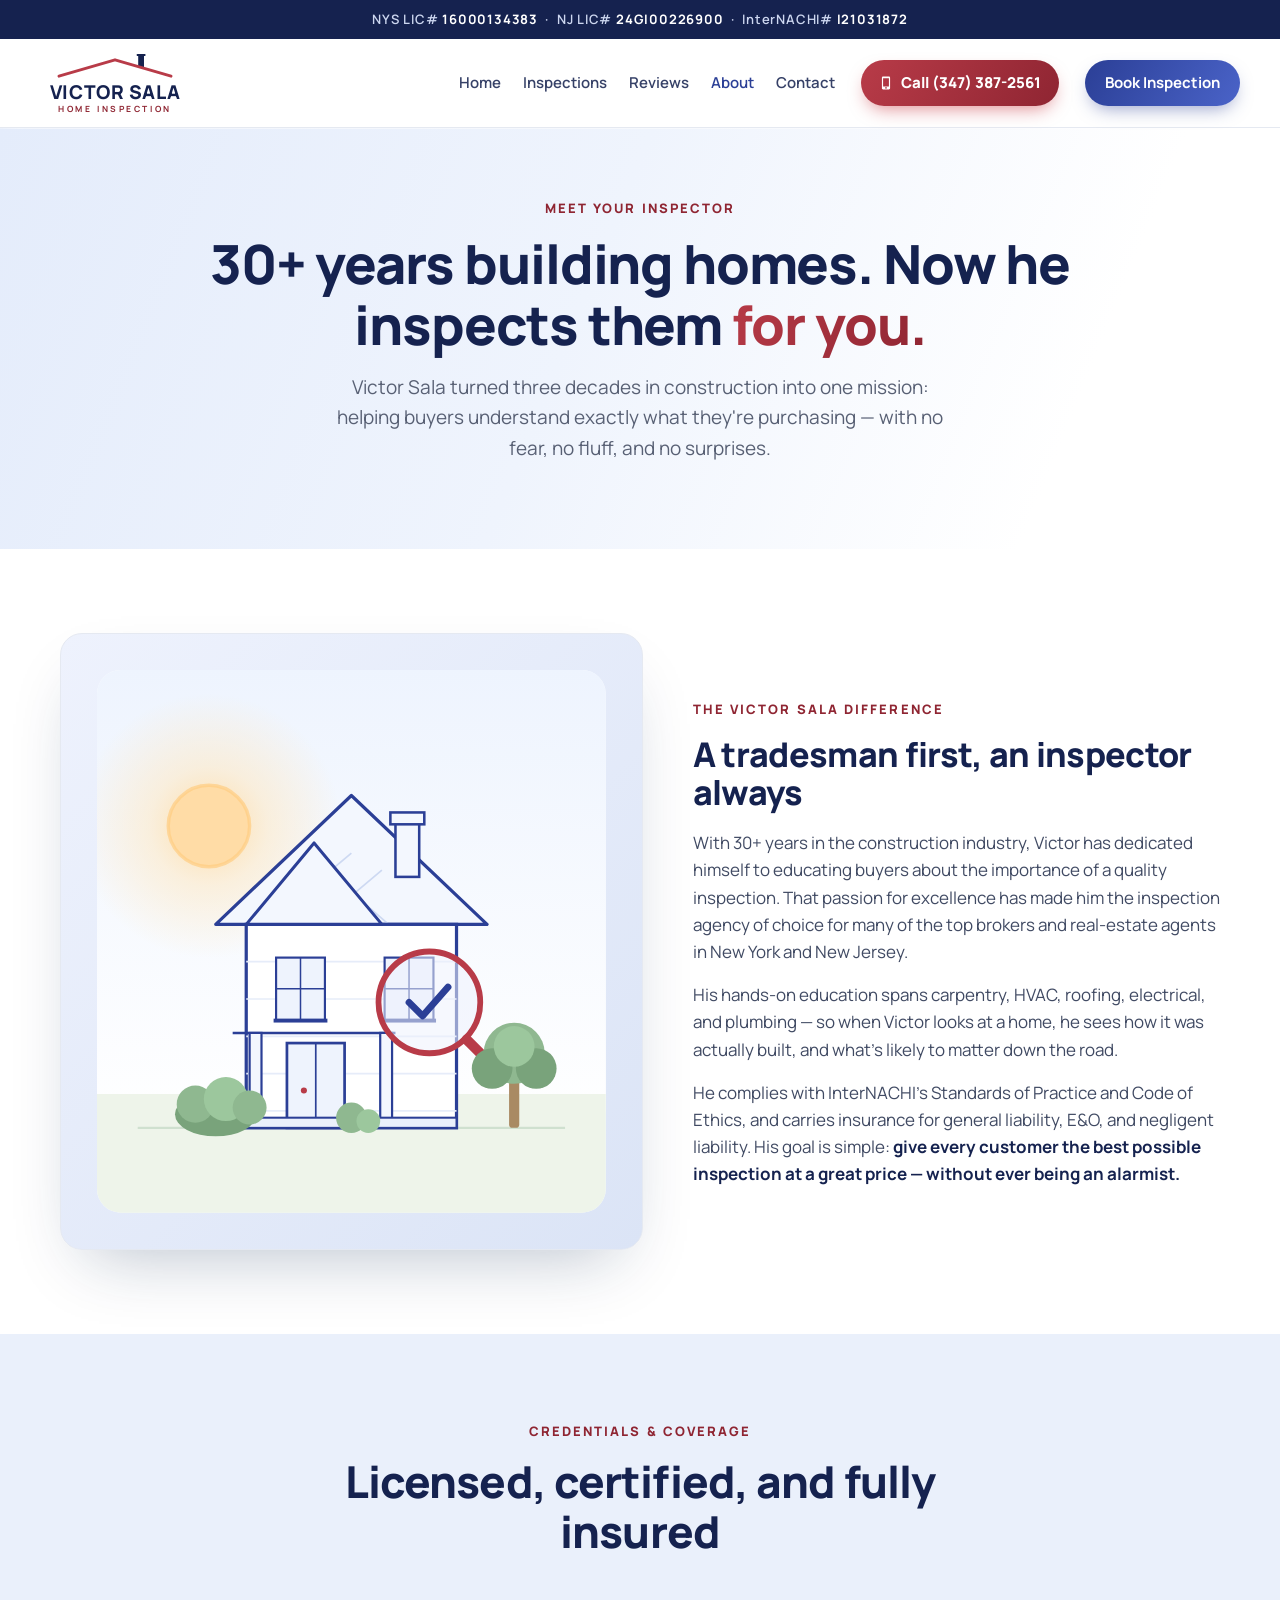
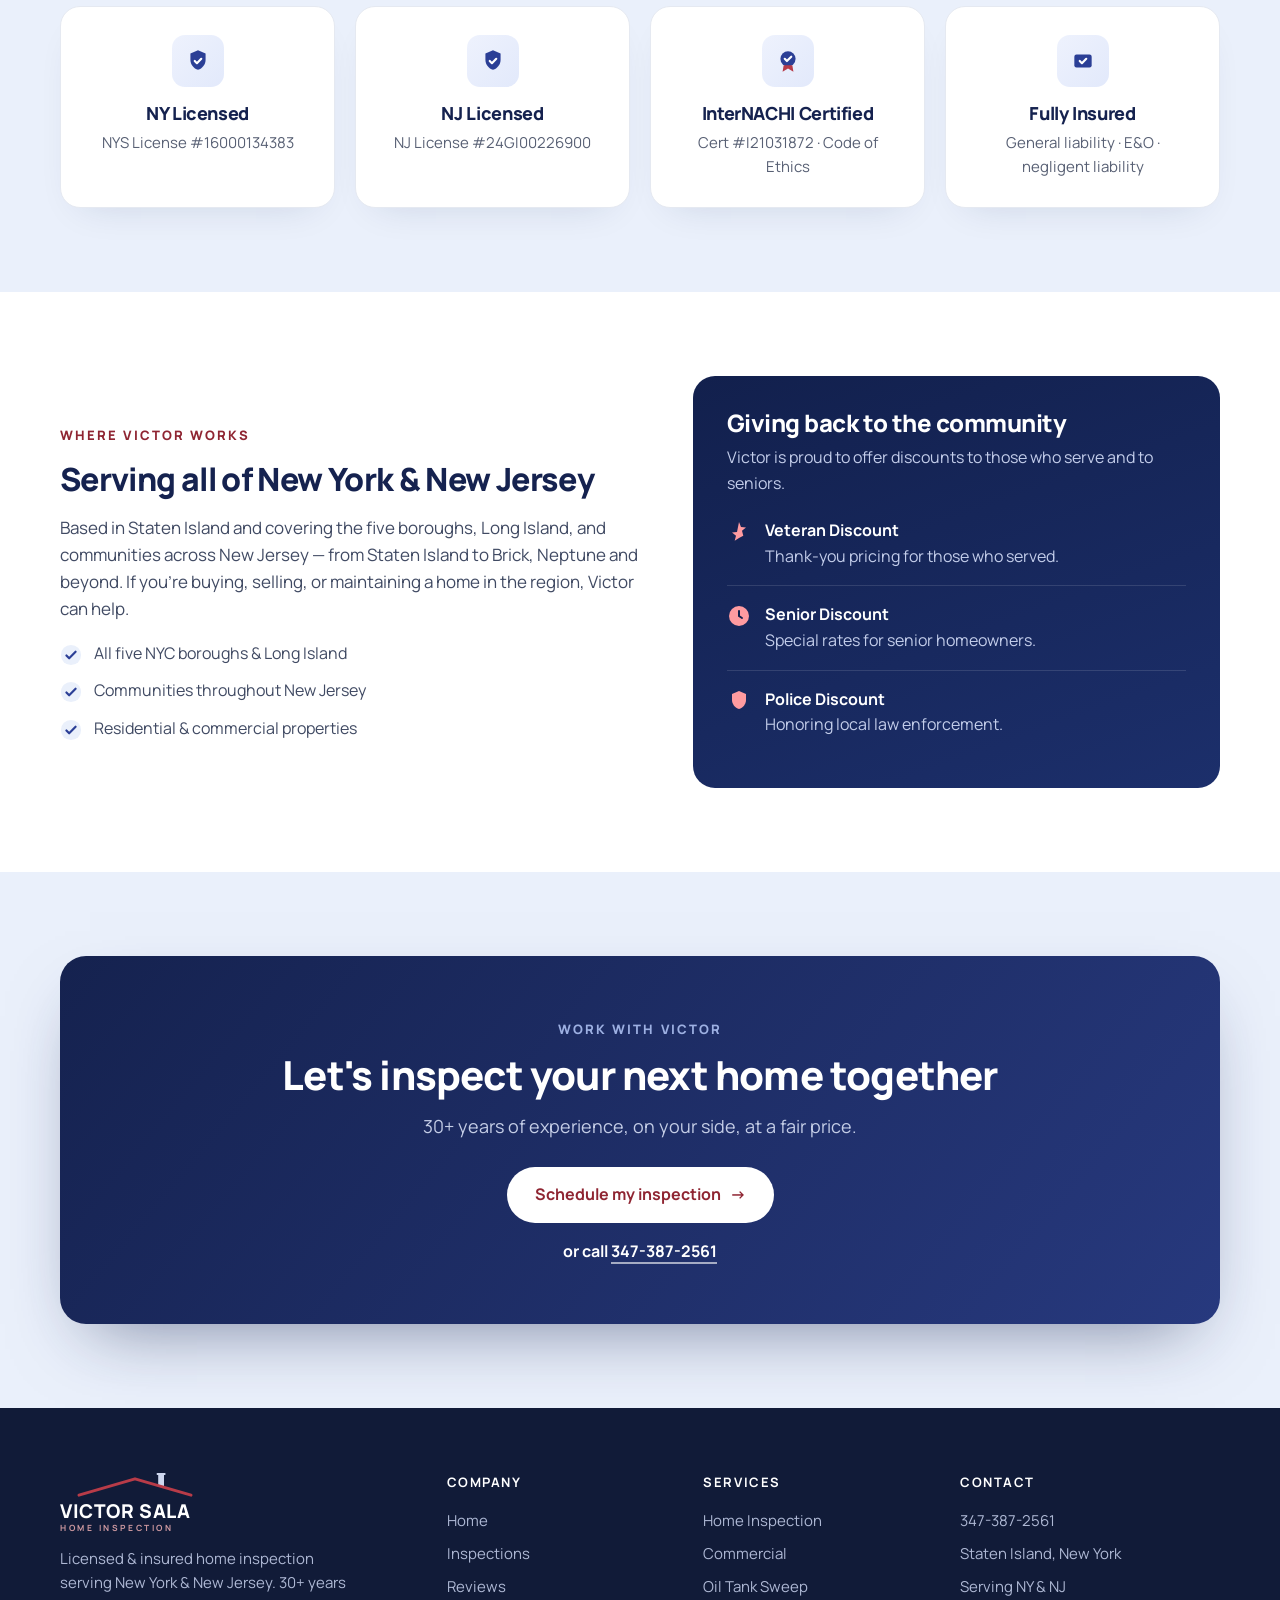
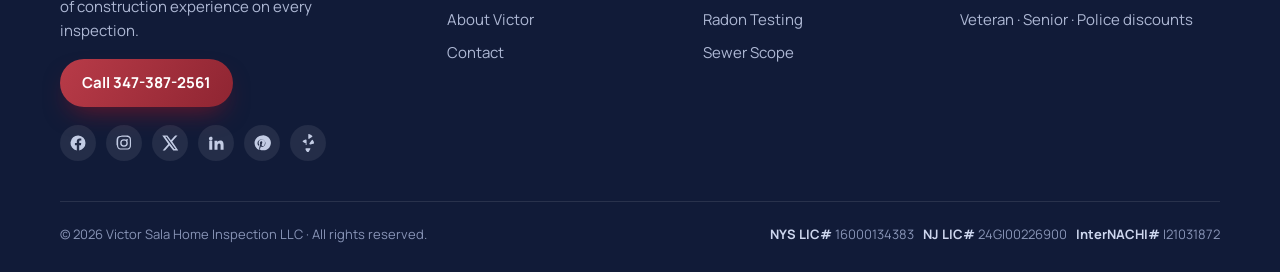
<file: about.html>
<!DOCTYPE html>
<html lang="en">
<head>
<meta charset="UTF-8">
<meta name="viewport" content="width=device-width, initial-scale=1.0">
<title>About Victor Sala — Licensed NY &amp; NJ Home Inspector</title>
<meta name="description" content="Victor Sala brings 30+ years of construction experience to every inspection. Licensed &amp; insured in New York and New Jersey, InterNACHI certified, and the inspector of choice for top brokers and agents.">
<link rel="preconnect" href="https://fonts.googleapis.com"><link rel="preconnect" href="https://fonts.gstatic.com" crossorigin>
<link href="https://fonts.googleapis.com/css2?family=Manrope:wght@400;500;600;700;800&display=swap" rel="stylesheet">
<link rel="stylesheet" href="styles.css">
</head>
<body>

<div class="topbar">NYS LIC# <b>16000134383</b> &nbsp;·&nbsp; NJ LIC# <b>24GI00226900</b> &nbsp;·&nbsp; InterNACHI# <b>I21031872</b></div>
<header><nav class="nav">
  <a class="brand" href="index.html" aria-label="Victor Sala Home Inspection"><span class="bmark"><svg class="roof" viewBox="0 0 152 30" role="img" aria-label="roof mark"><rect x="98.5" y="1" width="9" height="2.2" rx="0.6" fill="#15224f"/><polygon points="100,3 106,3 106,15.8 100,14" fill="#15224f"/><path d="M18 24 76 7 134 24" fill="none" stroke="#b83b48" stroke-width="3" stroke-linecap="round" stroke-linejoin="round"/></svg><span class="bnm">VICTOR SALA</span><span class="bsub">HOME&nbsp;INSPECTION</span></span></a>
  <div class="navlinks"><a href="index.html">Home</a><a href="inspections.html">Inspections</a><a href="reviews.html">Reviews</a><a href="about.html" class="active">About</a><a href="contact.html">Contact</a></div>
  <a class="callbtn" href="tel:13473872561"><svg width="14" height="14" viewBox="0 0 24 24" fill="currentColor"><path d="M17 1H7c-1.1 0-2 .9-2 2v18c0 1.1.9 2 2 2h10c1.1 0 2-.9 2-2V3c0-1.1-.9-2-2-2zm-5 21c-.83 0-1.5-.67-1.5-1.5S11.17 19 12 19s1.5.67 1.5 1.5S12.83 22 12 22zm5-4H7V4h10v14z"/></svg> Call (347) 387-2561</a>
  <a class="book" href="contact.html">Book Inspection</a>
</nav></header>

<section class="page-hero">
  <span class="eyebrow">Meet Your Inspector</span>
  <h1>30+ years building homes. Now he inspects them <span class="gold">for you.</span></h1>
  <p>Victor Sala turned three decades in construction into one mission: helping buyers understand exactly what they're purchasing — with no fear, no fluff, and no surprises.</p>
</section>

<section class="sec"><div class="wrap">
  <div class="split-hero">
    <div class="art" style="background:linear-gradient(135deg,#eef2fd,#dbe4f6);display:flex;align-items:center;justify-content:center;padding:36px">
      <svg viewBox="0 0 300 320" xmlns="http://www.w3.org/2000/svg" role="img" aria-label="Illustration of a home at golden hour">
<defs>
<linearGradient id="asky" x1="0" y1="0" x2="0" y2="1"><stop offset="0" stop-color="#eef4fe"/><stop offset="1" stop-color="#ffffff"/></linearGradient>
<radialGradient id="asun" cx="50%" cy="50%" r="50%"><stop offset="0" stop-color="#ffd89a" stop-opacity="0.95"/><stop offset="45%" stop-color="#ffe6bc" stop-opacity="0.5"/><stop offset="100%" stop-color="#ffe6bc" stop-opacity="0"/></radialGradient>
<symbol id="aw" viewBox="0 0 40 50"><rect x="2" y="2" width="36" height="46" fill="#eef3fd" stroke="#2b3f96" stroke-width="1.6"/><line x1="20" y1="2" x2="20" y2="48" stroke="#2b3f96" stroke-width="1.1"/><line x1="2" y1="25" x2="38" y2="25" stroke="#2b3f96" stroke-width="1.1"/><rect x="0" y="47" width="40" height="3" fill="#2b3f96"/></symbol>
</defs>
<rect width="300" height="320" rx="14" fill="#fbfdff"/>
<rect width="300" height="272" rx="14" fill="url(#asky)"/>
<circle cx="66" cy="92" r="78" fill="url(#asun)"/><circle cx="66" cy="92" r="24" fill="#ffdca6"/><circle cx="66" cy="92" r="24" fill="none" stroke="#ffcd82" stroke-width="2" opacity=".7"/>
<path d="M0 250 H300 V306 a14 14 0 0 1-14 14 H14 a14 14 0 0 1-14-14 Z" fill="#eef4ea"/>
<line x1="24" y1="270" x2="276" y2="270" stroke="#cfe0cf" stroke-width="1.4"/>
<polygon points="70,150 150,74 230,150" fill="#f3f7fe" stroke="#2b3f96" stroke-width="1.9" stroke-linejoin="round"/>
<g stroke="#cdd9f2" stroke-width="1"><line x1="100" y1="150" x2="150" y2="108"/><line x1="130" y1="150" x2="168" y2="118"/><line x1="172" y1="150" x2="142" y2="124"/></g>
<rect x="88" y="150" width="124" height="120" fill="#fff" stroke="#2b3f96" stroke-width="1.9"/>
<g stroke="#e6ecf9" stroke-width="1"><line x1="88" y1="172" x2="212" y2="172"/><line x1="88" y1="194" x2="212" y2="194"/><line x1="88" y1="216" x2="212" y2="216"/><line x1="88" y1="238" x2="212" y2="238"/><line x1="88" y1="260" x2="212" y2="260"/></g>
<polygon points="88,150 128,102 168,150" fill="#f3f7fe" stroke="#2b3f96" stroke-width="1.8" stroke-linejoin="round"/>
<rect x="176" y="88" width="14" height="34" fill="#f3f7fe" stroke="#2b3f96" stroke-width="1.5"/><rect x="173" y="84" width="20" height="7" fill="#f3f7fe" stroke="#2b3f96" stroke-width="1.5"/>
<use href="#aw" x="104" y="168" width="32" height="40"/><use href="#aw" x="168" y="168" width="32" height="40"/>
<line x1="80" y1="214" x2="176" y2="214" stroke="#2b3f96" stroke-width="1.5"/>
<rect x="90" y="214" width="7" height="56" fill="#f3f7fe" stroke="#2b3f96" stroke-width="1.3"/><rect x="167" y="214" width="7" height="56" fill="#f3f7fe" stroke="#2b3f96" stroke-width="1.3"/>
<rect x="112" y="220" width="34" height="50" fill="#eef3fd" stroke="#2b3f96" stroke-width="1.6"/><line x1="129" y1="220" x2="129" y2="270" stroke="#2b3f96" stroke-width="1"/><circle cx="122" cy="248" r="1.8" fill="#b83b48"/>
<rect x="88" y="264" width="124" height="6" fill="#eaf0fb" stroke="#2b3f96" stroke-width="1.2"/>
<circle cx="196" cy="196" r="30" fill="#eef3fd" fill-opacity=".55" stroke="#2b3f96" stroke-width="1.4"/><circle cx="196" cy="196" r="30" fill="none" stroke="#b83b48" stroke-width="3.4"/><line x1="218" y1="218" x2="240" y2="240" stroke="#b83b48" stroke-width="6" stroke-linecap="round"/><path d="M184 196l8 8 15-17" fill="none" stroke="#2b3f96" stroke-width="4" stroke-linecap="round" stroke-linejoin="round"/>
<rect x="243" y="240" width="6" height="30" rx="2" fill="#a98a63"/><circle cx="246" cy="226" r="18" fill="#8fb890"/><circle cx="233" cy="235" r="12" fill="#79a37b"/><circle cx="259" cy="235" r="12" fill="#79a37b"/><circle cx="246" cy="222" r="12" fill="#9cc79d"/>
<ellipse cx="70" cy="262" rx="24" ry="13" fill="#79a37b"/><circle cx="58" cy="256" r="11" fill="#8fb890"/><circle cx="76" cy="253" r="13" fill="#9cc79d"/><circle cx="90" cy="258" r="10" fill="#8fb890"/>
<circle cx="150" cy="264" r="9" fill="#8fb890"/><circle cx="160" cy="266" r="7" fill="#9cc79d"/>
</svg>
    </div>
    <div>
      <span class="eyebrow">The Victor Sala Difference</span>
      <h2 style="font-size:34px;margin:14px 0 18px">A tradesman first, an inspector always</h2>
      <p style="font-size:17px;margin-bottom:16px;color:#404a63">With 30+ years in the construction industry, Victor has dedicated himself to educating buyers about the importance of a quality inspection. That passion for excellence has made him the inspection agency of choice for many of the top brokers and real-estate agents in New York and New Jersey.</p>
      <p style="font-size:17px;margin-bottom:16px;color:#404a63">His hands-on education spans carpentry, HVAC, roofing, electrical, and plumbing — so when Victor looks at a home, he sees how it was actually built, and what's likely to matter down the road.</p>
      <p style="font-size:17px;color:#404a63">He complies with InterNACHI's Standards of Practice and Code of Ethics, and carries insurance for general liability, E&amp;O, and negligent liability. His goal is simple: <b style="color:var(--navy)">give every customer the best possible inspection at a great price — without ever being an alarmist.</b></p>
    </div>
  </div>
</div></section>

<!-- CREDENTIALS -->
<section class="sec band"><div class="wrap">
  <div class="sec-head"><span class="eyebrow">Credentials &amp; Coverage</span><h2>Licensed, certified, and fully insured</h2></div>
  <div class="grid4">
    <div class="card" style="text-align:center"><div class="ico" style="margin:0 auto 16px"><svg width="26" height="26" viewBox="0 0 24 24" fill="none"><path d="M12 2l7 3v6c0 4-3 8-7 9-4-1-7-5-7-9V5l7-3Z" fill="#2b3f96"/><path d="M9 12l2 2 4-4" stroke="#fff" stroke-width="2" fill="none" stroke-linecap="round" stroke-linejoin="round"/></svg></div><h4>NY Licensed</h4><p>NYS License #16000134383</p></div>
    <div class="card" style="text-align:center"><div class="ico" style="margin:0 auto 16px"><svg width="26" height="26" viewBox="0 0 24 24" fill="none"><path d="M12 2l7 3v6c0 4-3 8-7 9-4-1-7-5-7-9V5l7-3Z" fill="#2b3f96"/><path d="M9 12l2 2 4-4" stroke="#fff" stroke-width="2" fill="none" stroke-linecap="round" stroke-linejoin="round"/></svg></div><h4>NJ Licensed</h4><p>NJ License #24GI00226900</p></div>
    <div class="card" style="text-align:center"><div class="ico" style="margin:0 auto 16px"><svg width="26" height="26" viewBox="0 0 24 24" fill="none"><circle cx="12" cy="10" r="7" fill="#2b3f96"/><path d="M9 10l2 2 4-4" stroke="#fff" stroke-width="2" fill="none" stroke-linecap="round" stroke-linejoin="round"/><path d="M8 16l-1 6 5-3 5 3-1-6" fill="#b83b48"/></svg></div><h4>InterNACHI Certified</h4><p>Cert #I21031872 · Code of Ethics</p></div>
    <div class="card" style="text-align:center"><div class="ico" style="margin:0 auto 16px"><svg width="26" height="26" viewBox="0 0 24 24" fill="none"><rect x="4" y="6" width="16" height="12" rx="2" fill="#2b3f96"/><path d="M9 12l2 2 4-4" stroke="#fff" stroke-width="2" fill="none" stroke-linecap="round" stroke-linejoin="round"/></svg></div><h4>Fully Insured</h4><p>General liability · E&amp;O · negligent liability</p></div>
  </div>
</div></section>

<!-- SERVICE AREA + DISCOUNTS -->
<section class="sec"><div class="wrap">
  <div class="split-hero">
    <div>
      <span class="eyebrow">Where Victor Works</span>
      <h2 style="font-size:32px;margin:14px 0 16px">Serving all of New York &amp; New Jersey</h2>
      <p style="font-size:17px;margin-bottom:18px;color:#404a63">Based in Staten Island and covering the five boroughs, Long Island, and communities across New Jersey — from Staten Island to Brick, Neptune and beyond. If you're buying, selling, or maintaining a home in the region, Victor can help.</p>
      <ul class="checklist">
        <li><svg width="22" height="22" viewBox="0 0 24 24" fill="none"><circle cx="12" cy="12" r="11" fill="#eaf0fb"/><path d="M7 12.5l3 3L17 8.5" stroke="#2b3f96" stroke-width="2.4" stroke-linecap="round" stroke-linejoin="round"/></svg> All five NYC boroughs &amp; Long Island</li>
        <li><svg width="22" height="22" viewBox="0 0 24 24" fill="none"><circle cx="12" cy="12" r="11" fill="#eaf0fb"/><path d="M7 12.5l3 3L17 8.5" stroke="#2b3f96" stroke-width="2.4" stroke-linecap="round" stroke-linejoin="round"/></svg> Communities throughout New Jersey</li>
        <li><svg width="22" height="22" viewBox="0 0 24 24" fill="none"><circle cx="12" cy="12" r="11" fill="#eaf0fb"/><path d="M7 12.5l3 3L17 8.5" stroke="#2b3f96" stroke-width="2.4" stroke-linecap="round" stroke-linejoin="round"/></svg> Residential &amp; commercial properties</li>
      </ul>
    </div>
    <div class="infocard">
      <h3 style="font-size:24px">Giving back to the community</h3>
      <p style="margin:8px 0 6px">Victor is proud to offer discounts to those who serve and to seniors.</p>
      <div class="row"><svg width="24" height="24" viewBox="0 0 24 24" fill="none"><path d="M12 2l2 5 5 .4-4 3.4 1.3 5L12 18l-4.3 2.8L9 15.8l-4-3.4 5-.4z" fill="#ff9ba0"/></svg><div><b>Veteran Discount</b>Thank-you pricing for those who served.</div></div>
      <div class="row"><svg width="24" height="24" viewBox="0 0 24 24" fill="none"><circle cx="12" cy="12" r="10" fill="#ff9ba0"/><path d="M12 7v5l3 2" stroke="#12204d" stroke-width="2" fill="none" stroke-linecap="round"/></svg><div><b>Senior Discount</b>Special rates for senior homeowners.</div></div>
      <div class="row"><svg width="24" height="24" viewBox="0 0 24 24" fill="none"><path d="M12 2l7 3v6c0 4-3 8-7 9-4-1-7-5-7-9V5z" fill="#ff9ba0"/></svg><div><b>Police Discount</b>Honoring local law enforcement.</div></div>
    </div>
  </div>
</div></section>

<section class="sec band"><div class="wrap"><div class="cta">
  <span class="eyebrow">Work With Victor</span>
  <h2>Let's inspect your next home together</h2>
  <p>30+ years of experience, on your side, at a fair price.</p>
  <a class="btn btn-white" href="contact.html">Schedule my inspection <span>&rarr;</span></a>
  <div class="orcall">or call <a href="tel:13473872561">347-387-2561</a></div>
</div></div></section>

<footer><div class="wrap">
  <div class="fgrid">
    <div class="fbrand"><span class="bmark fmark"><svg class="roof" viewBox="0 0 152 30" role="img" aria-label="roof mark"><rect x="98.5" y="1" width="9" height="2.2" rx="0.6" fill="#cdd6ee"/><polygon points="100,3 106,3 106,15.8 100,14" fill="#cdd6ee"/><path d="M18 24 76 7 134 24" fill="none" stroke="#b83b48" stroke-width="3" stroke-linecap="round" stroke-linejoin="round"/></svg><span class="bnm">VICTOR SALA</span><span class="bsub">HOME&nbsp;INSPECTION</span></span><p>Licensed &amp; insured home inspection serving New York &amp; New Jersey. 30+ years of construction experience on every inspection.</p><a class="btn btn-red" href="tel:13473872561" style="font-size:15px;padding:12px 22px">Call 347-387-2561</a><div class="social"><a href="https://www.facebook.com/105996941436609" target="_blank" rel="noopener" aria-label="Facebook"><svg viewBox="0 0 24 24"><path d="M22 12a10 10 0 1 0-11.6 9.9v-7H7.9V12h2.5V9.8c0-2.5 1.5-3.9 3.8-3.9 1.1 0 2.2.2 2.2.2v2.5h-1.2c-1.2 0-1.6.8-1.6 1.5V12h2.7l-.4 2.9h-2.3v7A10 10 0 0 0 22 12z"/></svg></a><a href="https://www.instagram.com/vsala_home_inspections/" target="_blank" rel="noopener" aria-label="Instagram"><svg viewBox="0 0 24 24"><path d="M12 2c2.7 0 3 0 4.1.1 1 0 1.7.2 2.3.4.6.2 1 .5 1.5 1s.8.9 1 1.5c.2.6.4 1.3.4 2.3.1 1.1.1 1.4.1 4.1s0 3-.1 4.1c0 1-.2 1.7-.4 2.3-.2.6-.5 1-1 1.5s-.9.8-1.5 1c-.6.2-1.3.4-2.3.4-1.1.1-1.4.1-4.1.1s-3 0-4.1-.1c-1 0-1.7-.2-2.3-.4-.6-.2-1-.5-1.5-1s-.8-.9-1-1.5c-.2-.6-.4-1.3-.4-2.3C2 15 2 14.7 2 12s0-3 .1-4.1c0-1 .2-1.7.4-2.3.2-.6.5-1 1-1.5s.9-.8 1.5-1c.6-.2 1.3-.4 2.3-.4C9 2 9.3 2 12 2zm0 1.8c-2.7 0-3 0-4 .1-.9 0-1.4.2-1.7.3-.4.2-.7.4-1 .7s-.5.6-.7 1c-.1.3-.3.8-.3 1.7-.1 1-.1 1.3-.1 4s0 3 .1 4c0 .9.2 1.4.3 1.7.2.4.4.7.7 1s.6.5 1 .7c.3.1.8.3 1.7.3 1 .1 1.3.1 4 .1s3 0 4-.1c.9 0 1.4-.2 1.7-.3.4-.2.7-.4 1-.7s.5-.6.7-1c.1-.3.3-.8.3-1.7.1-1 .1-1.3.1-4s0-3-.1-4c0-.9-.2-1.4-.3-1.7-.2-.4-.4-.7-.7-1s-.6-.5-1-.7c-.3-.1-.8-.3-1.7-.3-1-.1-1.3-.1-4-.1zm0 3.1a5.1 5.1 0 1 1 0 10.2 5.1 5.1 0 0 1 0-10.2zm0 1.8a3.3 3.3 0 1 0 0 6.6 3.3 3.3 0 0 0 0-6.6zm5.3-.9a1.2 1.2 0 1 1-2.4 0 1.2 1.2 0 0 1 2.4 0z"/></svg></a><a href="https://www.x.com/VSHomeInspector" target="_blank" rel="noopener" aria-label="X"><svg viewBox="0 0 24 24"><path d="M18.9 2H22l-7.1 8.1L23 22h-6.6l-5.2-6.8L5.3 22H2.2l7.6-8.7L1.7 2h6.8l4.7 6.2L18.9 2zm-1.2 18h1.7L7.4 3.8H5.6L17.7 20z"/></svg></a><a href="https://www.linkedin.com/in/victor-sala-b7385b54" target="_blank" rel="noopener" aria-label="LinkedIn"><svg viewBox="0 0 24 24"><path d="M4.98 3.5A2.5 2.5 0 1 1 5 8.5a2.5 2.5 0 0 1 0-5zM3 9h4v12H3V9zm7 0h3.8v1.7h.1c.5-.9 1.8-1.9 3.6-1.9 3.9 0 4.6 2.5 4.6 5.8V21h-4v-5.2c0-1.4 0-3.2-1.9-3.2s-2.2 1.5-2.2 3.1V21h-4V9z"/></svg></a><a href="https://www.pinterest.com/vsala1971" target="_blank" rel="noopener" aria-label="Pinterest"><svg viewBox="0 0 24 24"><path d="M12 2a10 10 0 0 0-3.6 19.3c-.1-.8-.1-2 0-2.9l1.2-4.9s-.3-.6-.3-1.5c0-1.4.8-2.4 1.8-2.4.9 0 1.3.6 1.3 1.4 0 .9-.6 2.2-.9 3.4-.2 1 .5 1.8 1.5 1.8 1.8 0 3-2.3 3-5 0-2.1-1.4-3.6-3.9-3.6a4.4 4.4 0 0 0-4.6 4.4c0 .9.3 1.5.7 2 .2.2.2.3.1.5l-.2.8c-.1.3-.3.4-.5.2-1-.5-1.6-2-1.6-3.2 0-2.6 1.9-5 5.5-5 2.9 0 5.1 2 5.1 4.8 0 2.9-1.8 5.2-4.3 5.2-.8 0-1.6-.4-1.9-.9l-.5 2c-.2.7-.6 1.5-1 2.1A10 10 0 1 0 12 2z"/></svg></a><a href="https://www.yelp.com/biz/-w6xwxubiLPEJDQyjnspZQ" target="_blank" rel="noopener" aria-label="Yelp"><svg viewBox="0 0 24 24"><path d="M20.16 12.59l-4.99 1.44c-.96.27-1.74-.8-1.18-1.62l2.9-4.19a1.03 1.03 0 0 1 1.66.09 8.9 8.9 0 0 1 1.61 3.6 1.03 1.03 0 0 1-1 .68zM11.4 24a1.03 1.03 0 0 1-.75-.32 8.9 8.9 0 0 1-2-3.47 1.03 1.03 0 0 1 .97-1.36l5.2.01a1.03 1.03 0 0 1 .11 1.42l-2.65 4.54a1.03 1.03 0 0 1-.88.66zM9.6 12.9L5.4 10.66a1.03 1.03 0 0 1-.09-1.65 8.9 8.9 0 0 1 3.6-1.62 1.03 1.03 0 0 1 1.21 1.01v5.14a1.03 1.03 0 0 1-1.52.9zm2.8-6.79V.75a.75.75 0 0 1 .93-.73 8.9 8.9 0 0 1 4.09 2.42 1.03 1.03 0 0 1-.19 1.6l-4.03 2.7a1.03 1.03 0 0 1-.8-.63z"/></svg></a></div></div>
    <div><h5>Company</h5><ul><li><a href="index.html">Home</a></li><li><a href="inspections.html">Inspections</a></li><li><a href="reviews.html">Reviews</a></li><li><a href="about.html">About Victor</a></li><li><a href="contact.html">Contact</a></li></ul></div>
    <div><h5>Services</h5><ul><li><a href="inspections.html">Home Inspection</a></li><li><a href="inspections.html">Commercial</a></li><li><a href="inspections.html">Oil Tank Sweep</a></li><li><a href="inspections.html">Radon Testing</a></li><li><a href="inspections.html">Sewer Scope</a></li></ul></div>
    <div><h5>Contact</h5><ul><li><a href="tel:13473872561">347-387-2561</a></li><li>Staten Island, New York</li><li>Serving NY &amp; NJ</li><li>Veteran · Senior · Police discounts</li></ul></div>
  </div>
  <div class="fcred"><span>© 2026 Victor Sala Home Inspection LLC · All rights reserved.</span><span><b>NYS LIC#</b> 16000134383 &nbsp; <b>NJ LIC#</b> 24GI00226900 &nbsp; <b>InterNACHI#</b> I21031872</span></div>
</div></footer>

<div class="mobilecall"><a class="call" href="tel:13473872561">&#9742; Call Now</a><a class="bk" href="contact.html">Book Free</a></div>
</body>
</html>
</file>
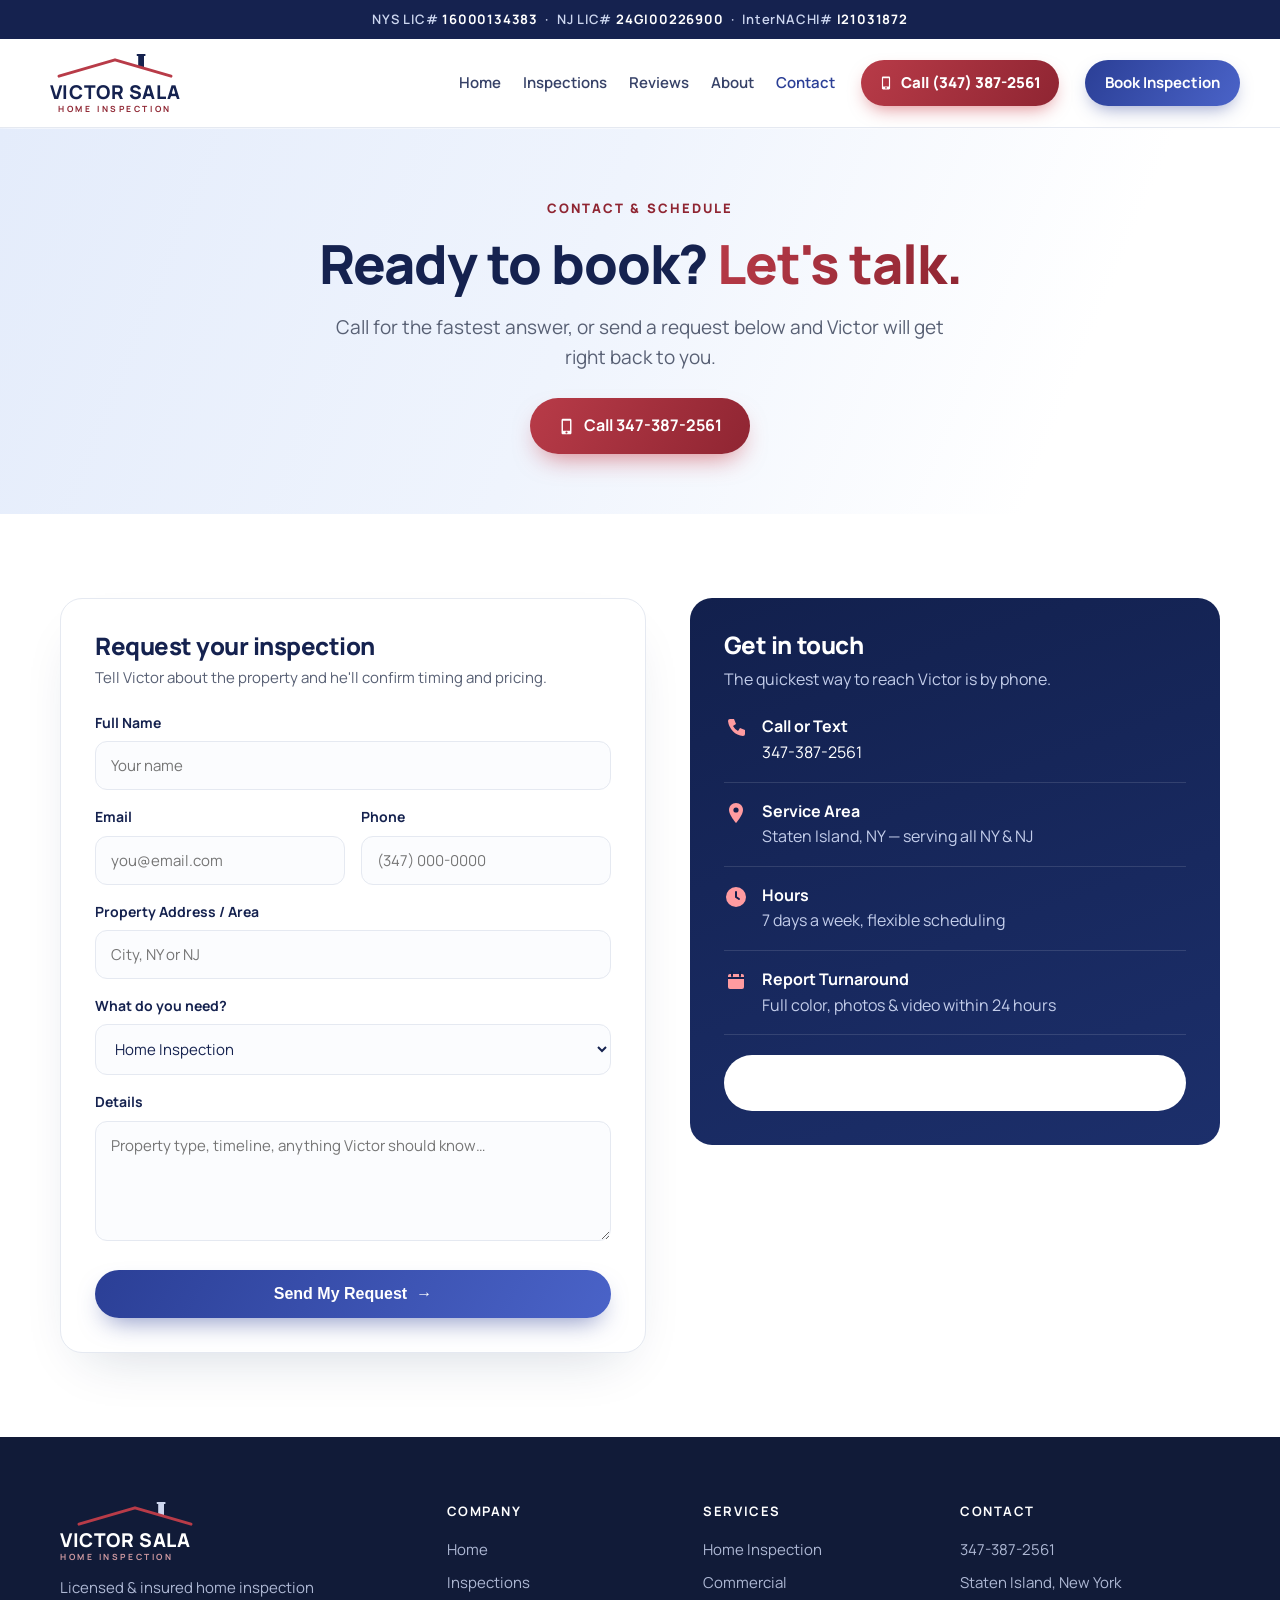
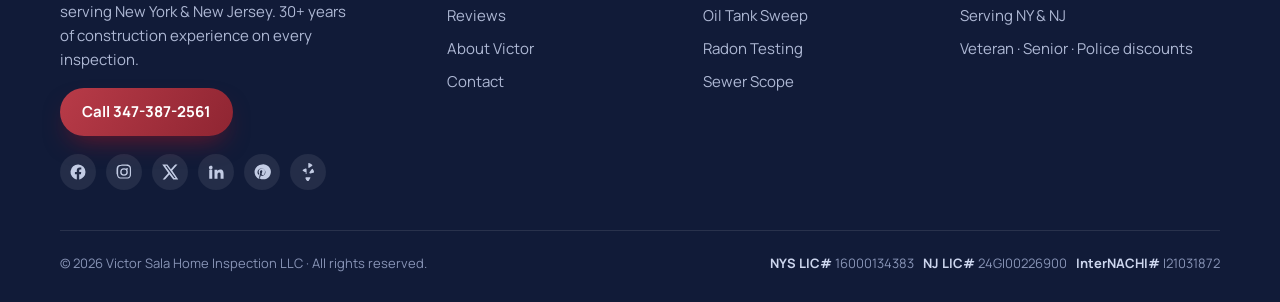
<file: contact.html>
<!DOCTYPE html>
<html lang="en">
<head>
<meta charset="UTF-8">
<meta name="viewport" content="width=device-width, initial-scale=1.0">
<title>Contact &amp; Schedule — Victor Sala Home Inspection (NY &amp; NJ)</title>
<meta name="description" content="Schedule your New York or New Jersey home inspection with Victor Sala. Call 347-387-2561 or request a quote online. Report with photos &amp; video in 24 hours.">
<link rel="preconnect" href="https://fonts.googleapis.com"><link rel="preconnect" href="https://fonts.gstatic.com" crossorigin>
<link href="https://fonts.googleapis.com/css2?family=Manrope:wght@400;500;600;700;800&display=swap" rel="stylesheet">
<link rel="stylesheet" href="styles.css">
</head>
<body>

<div class="topbar">NYS LIC# <b>16000134383</b> &nbsp;·&nbsp; NJ LIC# <b>24GI00226900</b> &nbsp;·&nbsp; InterNACHI# <b>I21031872</b></div>
<header><nav class="nav">
  <a class="brand" href="index.html" aria-label="Victor Sala Home Inspection"><span class="bmark"><svg class="roof" viewBox="0 0 152 30" role="img" aria-label="roof mark"><rect x="98.5" y="1" width="9" height="2.2" rx="0.6" fill="#15224f"/><polygon points="100,3 106,3 106,15.8 100,14" fill="#15224f"/><path d="M18 24 76 7 134 24" fill="none" stroke="#b83b48" stroke-width="3" stroke-linecap="round" stroke-linejoin="round"/></svg><span class="bnm">VICTOR SALA</span><span class="bsub">HOME&nbsp;INSPECTION</span></span></a>
  <div class="navlinks"><a href="index.html">Home</a><a href="inspections.html">Inspections</a><a href="reviews.html">Reviews</a><a href="about.html">About</a><a href="contact.html" class="active">Contact</a></div>
  <a class="callbtn" href="tel:13473872561"><svg width="14" height="14" viewBox="0 0 24 24" fill="currentColor"><path d="M17 1H7c-1.1 0-2 .9-2 2v18c0 1.1.9 2 2 2h10c1.1 0 2-.9 2-2V3c0-1.1-.9-2-2-2zm-5 21c-.83 0-1.5-.67-1.5-1.5S11.17 19 12 19s1.5.67 1.5 1.5S12.83 22 12 22zm5-4H7V4h10v14z"/></svg> Call (347) 387-2561</a>
  <a class="book" href="contact.html">Book Inspection</a>
</nav></header>

<section class="page-hero">
  <span class="eyebrow">Contact &amp; Schedule</span>
  <h1>Ready to book? <span class="gold">Let's talk.</span></h1>
  <p>Call for the fastest answer, or send a request below and Victor will get right back to you.</p>
  <div class="cta-row"><a class="btn btn-red" href="tel:13473872561"><svg width="17" height="17" viewBox="0 0 24 24" fill="currentColor"><path d="M17 1H7c-1.1 0-2 .9-2 2v18c0 1.1.9 2 2 2h10c1.1 0 2-.9 2-2V3c0-1.1-.9-2-2-2zm-5 21c-.83 0-1.5-.67-1.5-1.5S11.17 19 12 19s1.5.67 1.5 1.5S12.83 22 12 22zm5-4H7V4h10v14z"/></svg> Call 347-387-2561</a></div>
</section>

<section class="sec"><div class="wrap">
  <div class="contact-grid">
    <form class="form" id="leadForm">
      <h3 style="font-size:24px;margin-bottom:6px">Request your inspection</h3>
      <p style="margin-bottom:22px;font-size:15px">Tell Victor about the property and he'll confirm timing and pricing.</p>
      <div class="field"><label for="nm">Full Name</label><input id="nm" type="text" required placeholder="Your name"></div>
      <div class="row2">
        <div class="field"><label for="em">Email</label><input id="em" type="email" required placeholder="you@email.com"></div>
        <div class="field"><label for="ph">Phone</label><input id="ph" type="tel" placeholder="(347) 000-0000"></div>
      </div>
      <div class="field"><label for="loc">Property Address / Area</label><input id="loc" type="text" placeholder="City, NY or NJ"></div>
      <div class="field"><label for="svc">What do you need?</label>
        <select id="svc">
          <option>Home Inspection</option>
          <option>Commercial Inspection</option>
          <option>Pre-Listing / Seller's Inspection</option>
          <option>Oil Tank Sweep</option>
          <option>Radon Testing</option>
          <option>Sewer Scope</option>
          <option>Thermal Imaging</option>
          <option>Drone Roof Inspection</option>
          <option>Wood-Destroying Insects (WDI)</option>
          <option>Multiple services / not sure</option>
        </select>
      </div>
      <div class="field"><label for="msg">Details</label><textarea id="msg" placeholder="Property type, timeline, anything Victor should know…"></textarea></div>
      <button class="btn btn-blue" type="submit">Send My Request <span>&rarr;</span></button>
      <p id="ok" style="display:none;margin-top:16px;padding:14px 16px;background:#eaf6ec;border:1px solid #bfe4c6;border-radius:12px;color:#1c6b32;font-weight:600">Thanks! Your request is ready — Victor will follow up shortly. For the fastest response, call <a href="tel:13473872561" style="color:#1c6b32;text-decoration:underline">347-387-2561</a>.</p>
    </form>

    <div class="infocard">
      <h3 style="font-size:24px">Get in touch</h3>
      <p style="margin:8px 0 6px">The quickest way to reach Victor is by phone.</p>
      <div class="row"><svg width="24" height="24" viewBox="0 0 24 24" fill="none"><path d="M6 3h4l2 5-3 2a12 12 0 0 0 5 5l2-3 5 2v4a2 2 0 0 1-2 2A17 17 0 0 1 4 5 2 2 0 0 1 6 3Z" fill="#ff9ba0"/></svg><div><b>Call or Text</b><a href="tel:13473872561">347-387-2561</a></div></div>
      <div class="row"><svg width="24" height="24" viewBox="0 0 24 24" fill="none"><path d="M12 2c4 0 7 3 7 7 0 5-7 13-7 13S5 14 5 9c0-4 3-7 7-7Z" fill="#ff9ba0"/><circle cx="12" cy="9" r="2.6" fill="#12204d"/></svg><div><b>Service Area</b>Staten Island, NY — serving all NY &amp; NJ</div></div>
      <div class="row"><svg width="24" height="24" viewBox="0 0 24 24" fill="none"><circle cx="12" cy="12" r="10" fill="#ff9ba0"/><path d="M12 7v5l3 2" stroke="#12204d" stroke-width="2" fill="none" stroke-linecap="round"/></svg><div><b>Hours</b>7 days a week, flexible scheduling</div></div>
      <div class="row"><svg width="24" height="24" viewBox="0 0 24 24" fill="none"><rect x="4" y="5" width="16" height="15" rx="2" fill="#ff9ba0"/><path d="M4 9h16" stroke="#12204d" stroke-width="2"/><path d="M8 3v4M16 3v4" stroke="#12204d" stroke-width="2" stroke-linecap="round"/></svg><div><b>Report Turnaround</b>Full color, photos &amp; video within 24 hours</div></div>
      <div style="margin-top:20px"><a class="btn btn-white" href="tel:13473872561" style="width:100%;justify-content:center">Call to schedule now <span>&rarr;</span></a></div>
    </div>
  </div>
</div></section>

<footer><div class="wrap">
  <div class="fgrid">
    <div class="fbrand"><span class="bmark fmark"><svg class="roof" viewBox="0 0 152 30" role="img" aria-label="roof mark"><rect x="98.5" y="1" width="9" height="2.2" rx="0.6" fill="#cdd6ee"/><polygon points="100,3 106,3 106,15.8 100,14" fill="#cdd6ee"/><path d="M18 24 76 7 134 24" fill="none" stroke="#b83b48" stroke-width="3" stroke-linecap="round" stroke-linejoin="round"/></svg><span class="bnm">VICTOR SALA</span><span class="bsub">HOME&nbsp;INSPECTION</span></span><p>Licensed &amp; insured home inspection serving New York &amp; New Jersey. 30+ years of construction experience on every inspection.</p><a class="btn btn-red" href="tel:13473872561" style="font-size:15px;padding:12px 22px">Call 347-387-2561</a><div class="social"><a href="https://www.facebook.com/105996941436609" target="_blank" rel="noopener" aria-label="Facebook"><svg viewBox="0 0 24 24"><path d="M22 12a10 10 0 1 0-11.6 9.9v-7H7.9V12h2.5V9.8c0-2.5 1.5-3.9 3.8-3.9 1.1 0 2.2.2 2.2.2v2.5h-1.2c-1.2 0-1.6.8-1.6 1.5V12h2.7l-.4 2.9h-2.3v7A10 10 0 0 0 22 12z"/></svg></a><a href="https://www.instagram.com/vsala_home_inspections/" target="_blank" rel="noopener" aria-label="Instagram"><svg viewBox="0 0 24 24"><path d="M12 2c2.7 0 3 0 4.1.1 1 0 1.7.2 2.3.4.6.2 1 .5 1.5 1s.8.9 1 1.5c.2.6.4 1.3.4 2.3.1 1.1.1 1.4.1 4.1s0 3-.1 4.1c0 1-.2 1.7-.4 2.3-.2.6-.5 1-1 1.5s-.9.8-1.5 1c-.6.2-1.3.4-2.3.4-1.1.1-1.4.1-4.1.1s-3 0-4.1-.1c-1 0-1.7-.2-2.3-.4-.6-.2-1-.5-1.5-1s-.8-.9-1-1.5c-.2-.6-.4-1.3-.4-2.3C2 15 2 14.7 2 12s0-3 .1-4.1c0-1 .2-1.7.4-2.3.2-.6.5-1 1-1.5s.9-.8 1.5-1c.6-.2 1.3-.4 2.3-.4C9 2 9.3 2 12 2zm0 1.8c-2.7 0-3 0-4 .1-.9 0-1.4.2-1.7.3-.4.2-.7.4-1 .7s-.5.6-.7 1c-.1.3-.3.8-.3 1.7-.1 1-.1 1.3-.1 4s0 3 .1 4c0 .9.2 1.4.3 1.7.2.4.4.7.7 1s.6.5 1 .7c.3.1.8.3 1.7.3 1 .1 1.3.1 4 .1s3 0 4-.1c.9 0 1.4-.2 1.7-.3.4-.2.7-.4 1-.7s.5-.6.7-1c.1-.3.3-.8.3-1.7.1-1 .1-1.3.1-4s0-3-.1-4c0-.9-.2-1.4-.3-1.7-.2-.4-.4-.7-.7-1s-.6-.5-1-.7c-.3-.1-.8-.3-1.7-.3-1-.1-1.3-.1-4-.1zm0 3.1a5.1 5.1 0 1 1 0 10.2 5.1 5.1 0 0 1 0-10.2zm0 1.8a3.3 3.3 0 1 0 0 6.6 3.3 3.3 0 0 0 0-6.6zm5.3-.9a1.2 1.2 0 1 1-2.4 0 1.2 1.2 0 0 1 2.4 0z"/></svg></a><a href="https://www.x.com/VSHomeInspector" target="_blank" rel="noopener" aria-label="X"><svg viewBox="0 0 24 24"><path d="M18.9 2H22l-7.1 8.1L23 22h-6.6l-5.2-6.8L5.3 22H2.2l7.6-8.7L1.7 2h6.8l4.7 6.2L18.9 2zm-1.2 18h1.7L7.4 3.8H5.6L17.7 20z"/></svg></a><a href="https://www.linkedin.com/in/victor-sala-b7385b54" target="_blank" rel="noopener" aria-label="LinkedIn"><svg viewBox="0 0 24 24"><path d="M4.98 3.5A2.5 2.5 0 1 1 5 8.5a2.5 2.5 0 0 1 0-5zM3 9h4v12H3V9zm7 0h3.8v1.7h.1c.5-.9 1.8-1.9 3.6-1.9 3.9 0 4.6 2.5 4.6 5.8V21h-4v-5.2c0-1.4 0-3.2-1.9-3.2s-2.2 1.5-2.2 3.1V21h-4V9z"/></svg></a><a href="https://www.pinterest.com/vsala1971" target="_blank" rel="noopener" aria-label="Pinterest"><svg viewBox="0 0 24 24"><path d="M12 2a10 10 0 0 0-3.6 19.3c-.1-.8-.1-2 0-2.9l1.2-4.9s-.3-.6-.3-1.5c0-1.4.8-2.4 1.8-2.4.9 0 1.3.6 1.3 1.4 0 .9-.6 2.2-.9 3.4-.2 1 .5 1.8 1.5 1.8 1.8 0 3-2.3 3-5 0-2.1-1.4-3.6-3.9-3.6a4.4 4.4 0 0 0-4.6 4.4c0 .9.3 1.5.7 2 .2.2.2.3.1.5l-.2.8c-.1.3-.3.4-.5.2-1-.5-1.6-2-1.6-3.2 0-2.6 1.9-5 5.5-5 2.9 0 5.1 2 5.1 4.8 0 2.9-1.8 5.2-4.3 5.2-.8 0-1.6-.4-1.9-.9l-.5 2c-.2.7-.6 1.5-1 2.1A10 10 0 1 0 12 2z"/></svg></a><a href="https://www.yelp.com/biz/-w6xwxubiLPEJDQyjnspZQ" target="_blank" rel="noopener" aria-label="Yelp"><svg viewBox="0 0 24 24"><path d="M20.16 12.59l-4.99 1.44c-.96.27-1.74-.8-1.18-1.62l2.9-4.19a1.03 1.03 0 0 1 1.66.09 8.9 8.9 0 0 1 1.61 3.6 1.03 1.03 0 0 1-1 .68zM11.4 24a1.03 1.03 0 0 1-.75-.32 8.9 8.9 0 0 1-2-3.47 1.03 1.03 0 0 1 .97-1.36l5.2.01a1.03 1.03 0 0 1 .11 1.42l-2.65 4.54a1.03 1.03 0 0 1-.88.66zM9.6 12.9L5.4 10.66a1.03 1.03 0 0 1-.09-1.65 8.9 8.9 0 0 1 3.6-1.62 1.03 1.03 0 0 1 1.21 1.01v5.14a1.03 1.03 0 0 1-1.52.9zm2.8-6.79V.75a.75.75 0 0 1 .93-.73 8.9 8.9 0 0 1 4.09 2.42 1.03 1.03 0 0 1-.19 1.6l-4.03 2.7a1.03 1.03 0 0 1-.8-.63z"/></svg></a></div></div>
    <div><h5>Company</h5><ul><li><a href="index.html">Home</a></li><li><a href="inspections.html">Inspections</a></li><li><a href="reviews.html">Reviews</a></li><li><a href="about.html">About Victor</a></li><li><a href="contact.html">Contact</a></li></ul></div>
    <div><h5>Services</h5><ul><li><a href="inspections.html">Home Inspection</a></li><li><a href="inspections.html">Commercial</a></li><li><a href="inspections.html">Oil Tank Sweep</a></li><li><a href="inspections.html">Radon Testing</a></li><li><a href="inspections.html">Sewer Scope</a></li></ul></div>
    <div><h5>Contact</h5><ul><li><a href="tel:13473872561">347-387-2561</a></li><li>Staten Island, New York</li><li>Serving NY &amp; NJ</li><li>Veteran · Senior · Police discounts</li></ul></div>
  </div>
  <div class="fcred"><span>© 2026 Victor Sala Home Inspection LLC · All rights reserved.</span><span><b>NYS LIC#</b> 16000134383 &nbsp; <b>NJ LIC#</b> 24GI00226900 &nbsp; <b>InterNACHI#</b> I21031872</span></div>
</div></footer>

<div class="mobilecall"><a class="call" href="tel:13473872561">&#9742; Call Now</a><a class="bk" href="#leadForm">Book Free</a></div>

<script>
document.getElementById('leadForm').addEventListener('submit',function(e){
  e.preventDefault();
  document.getElementById('ok').style.display='block';
  this.querySelector('button').textContent='Request Sent ✓';
});
</script>
</body>
</html>
</file>
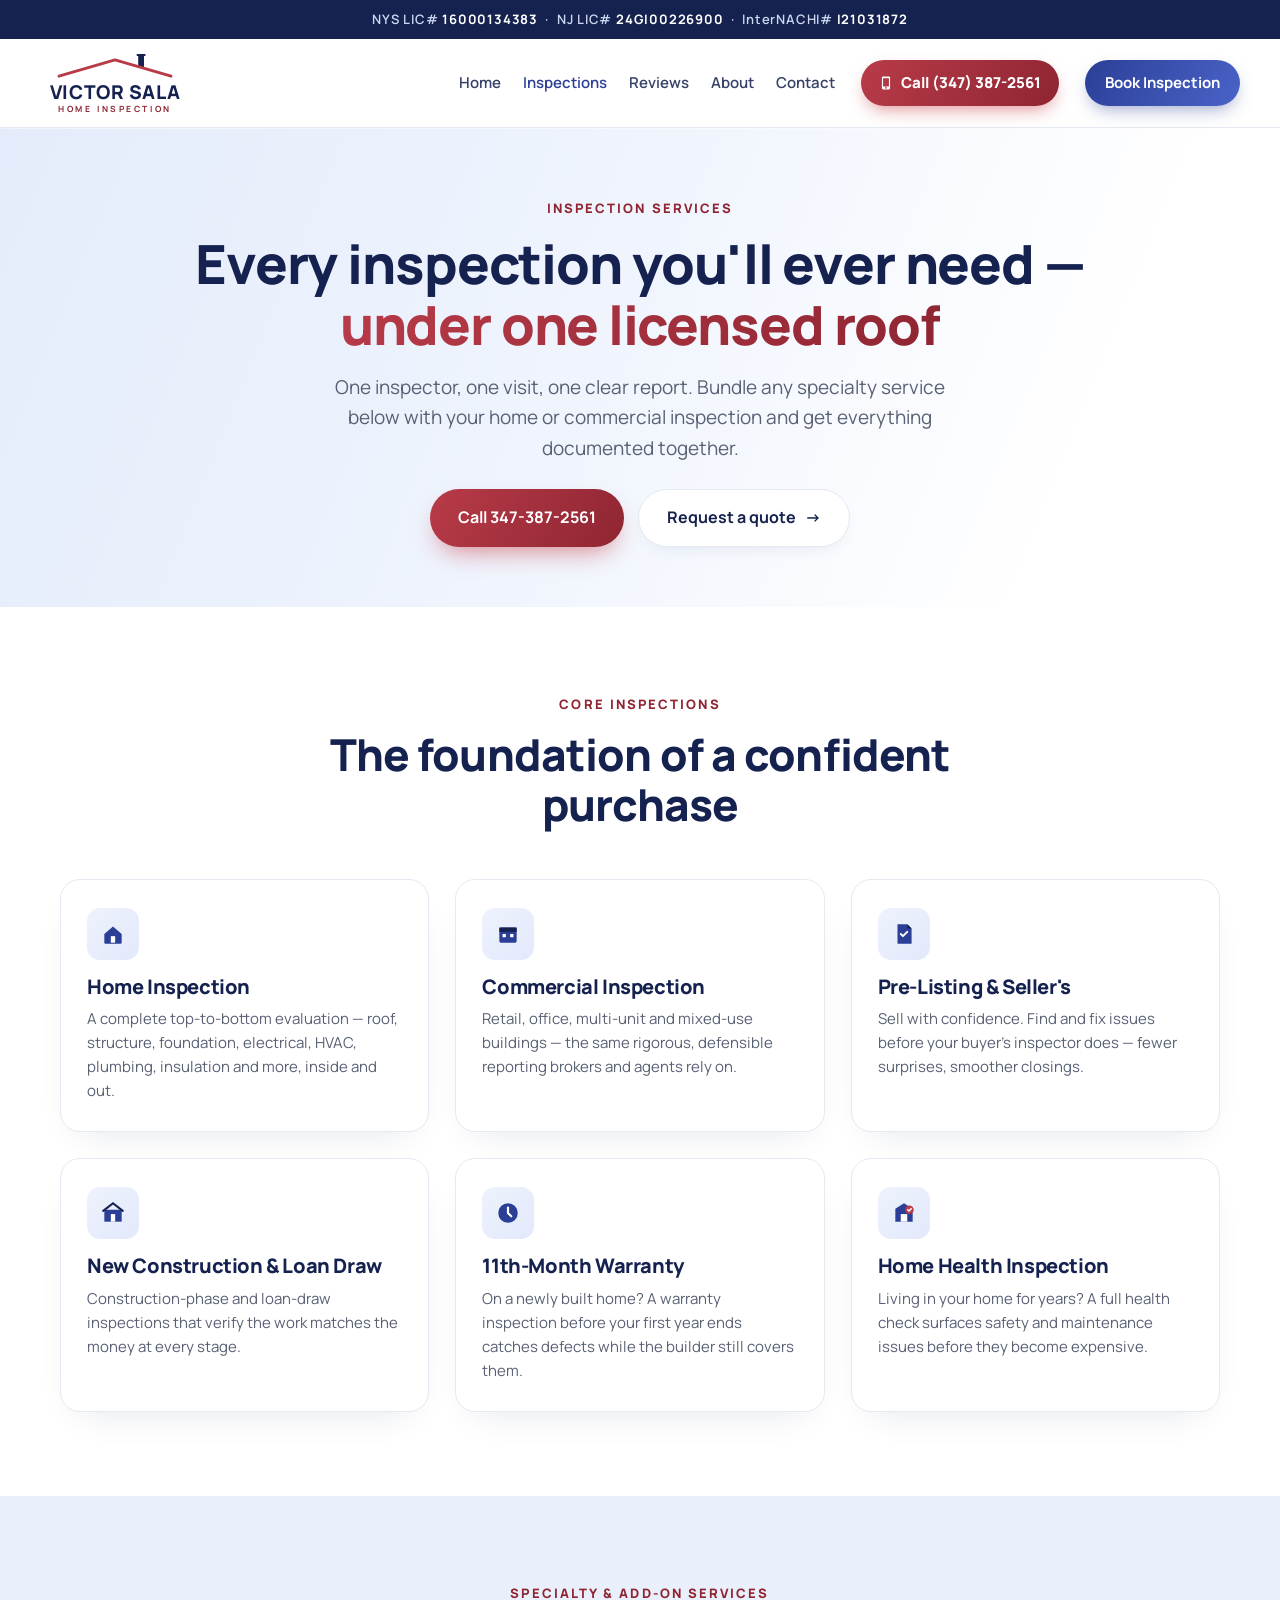
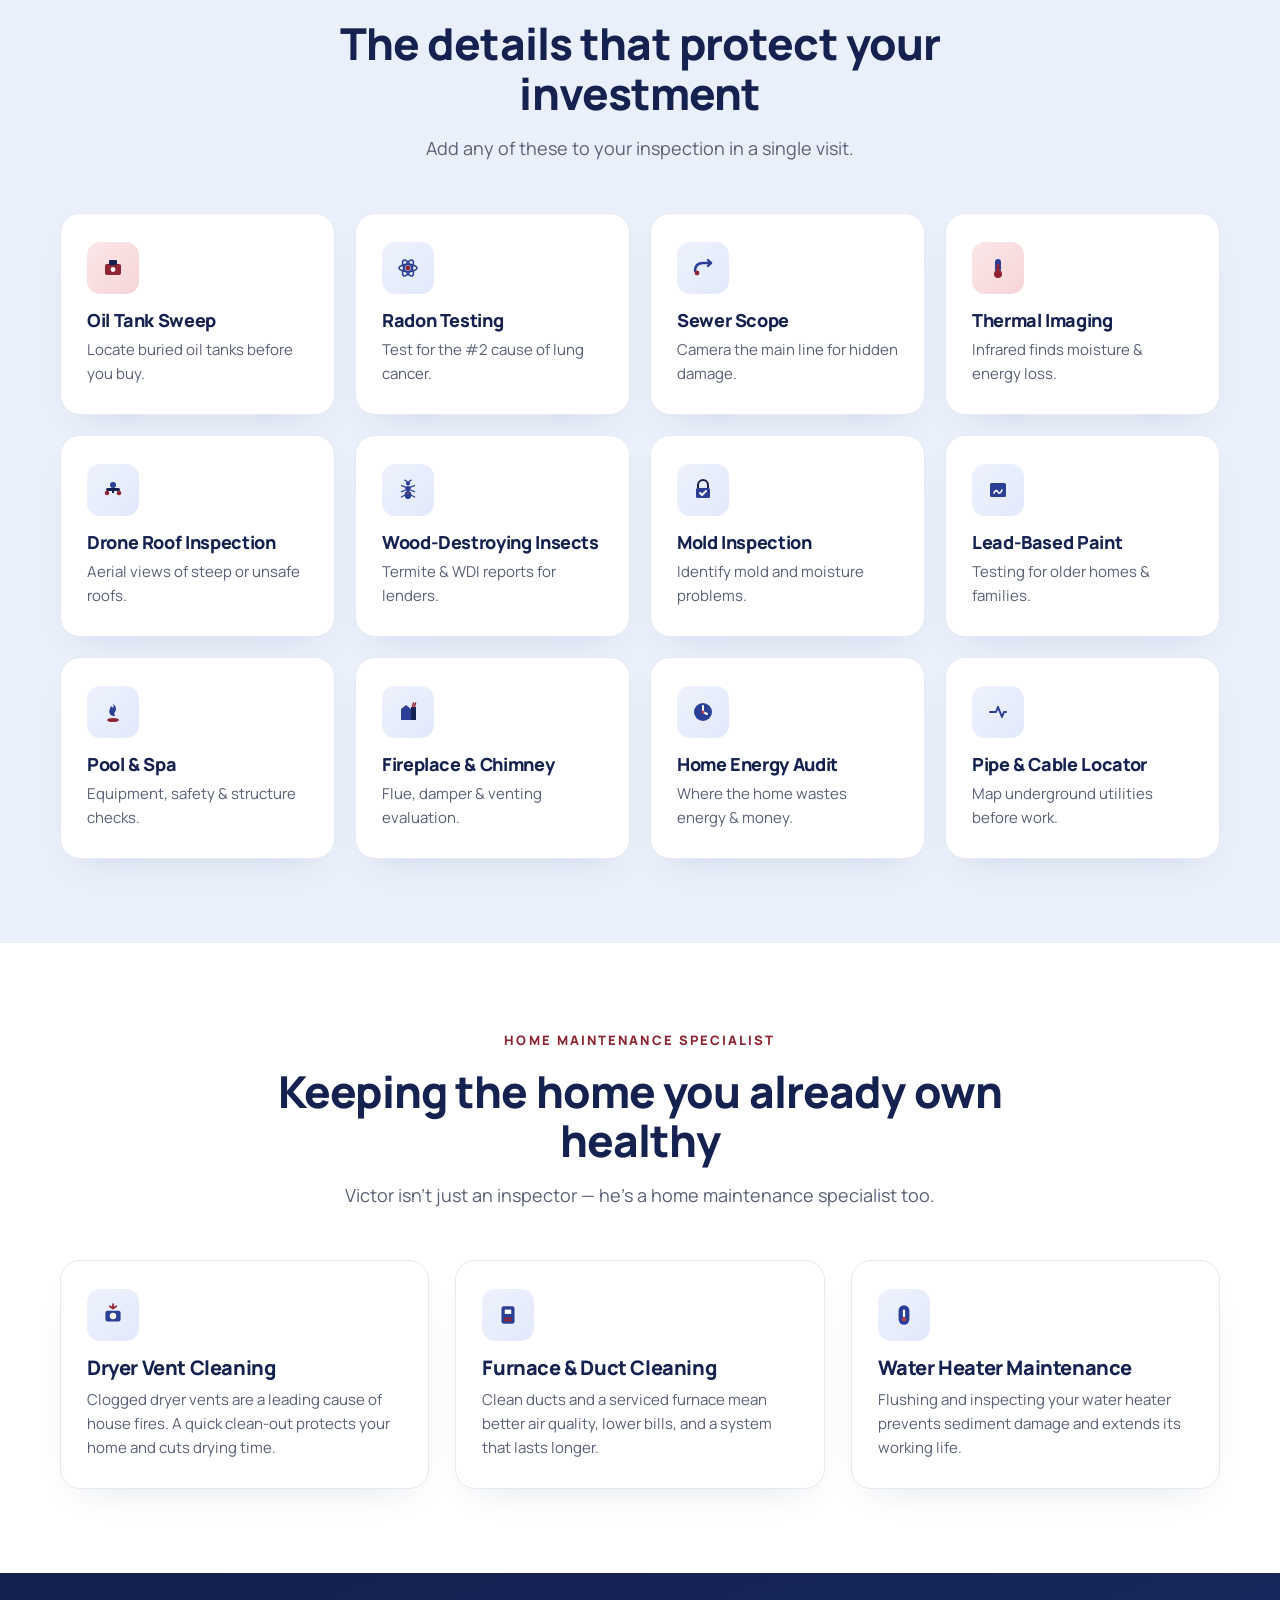
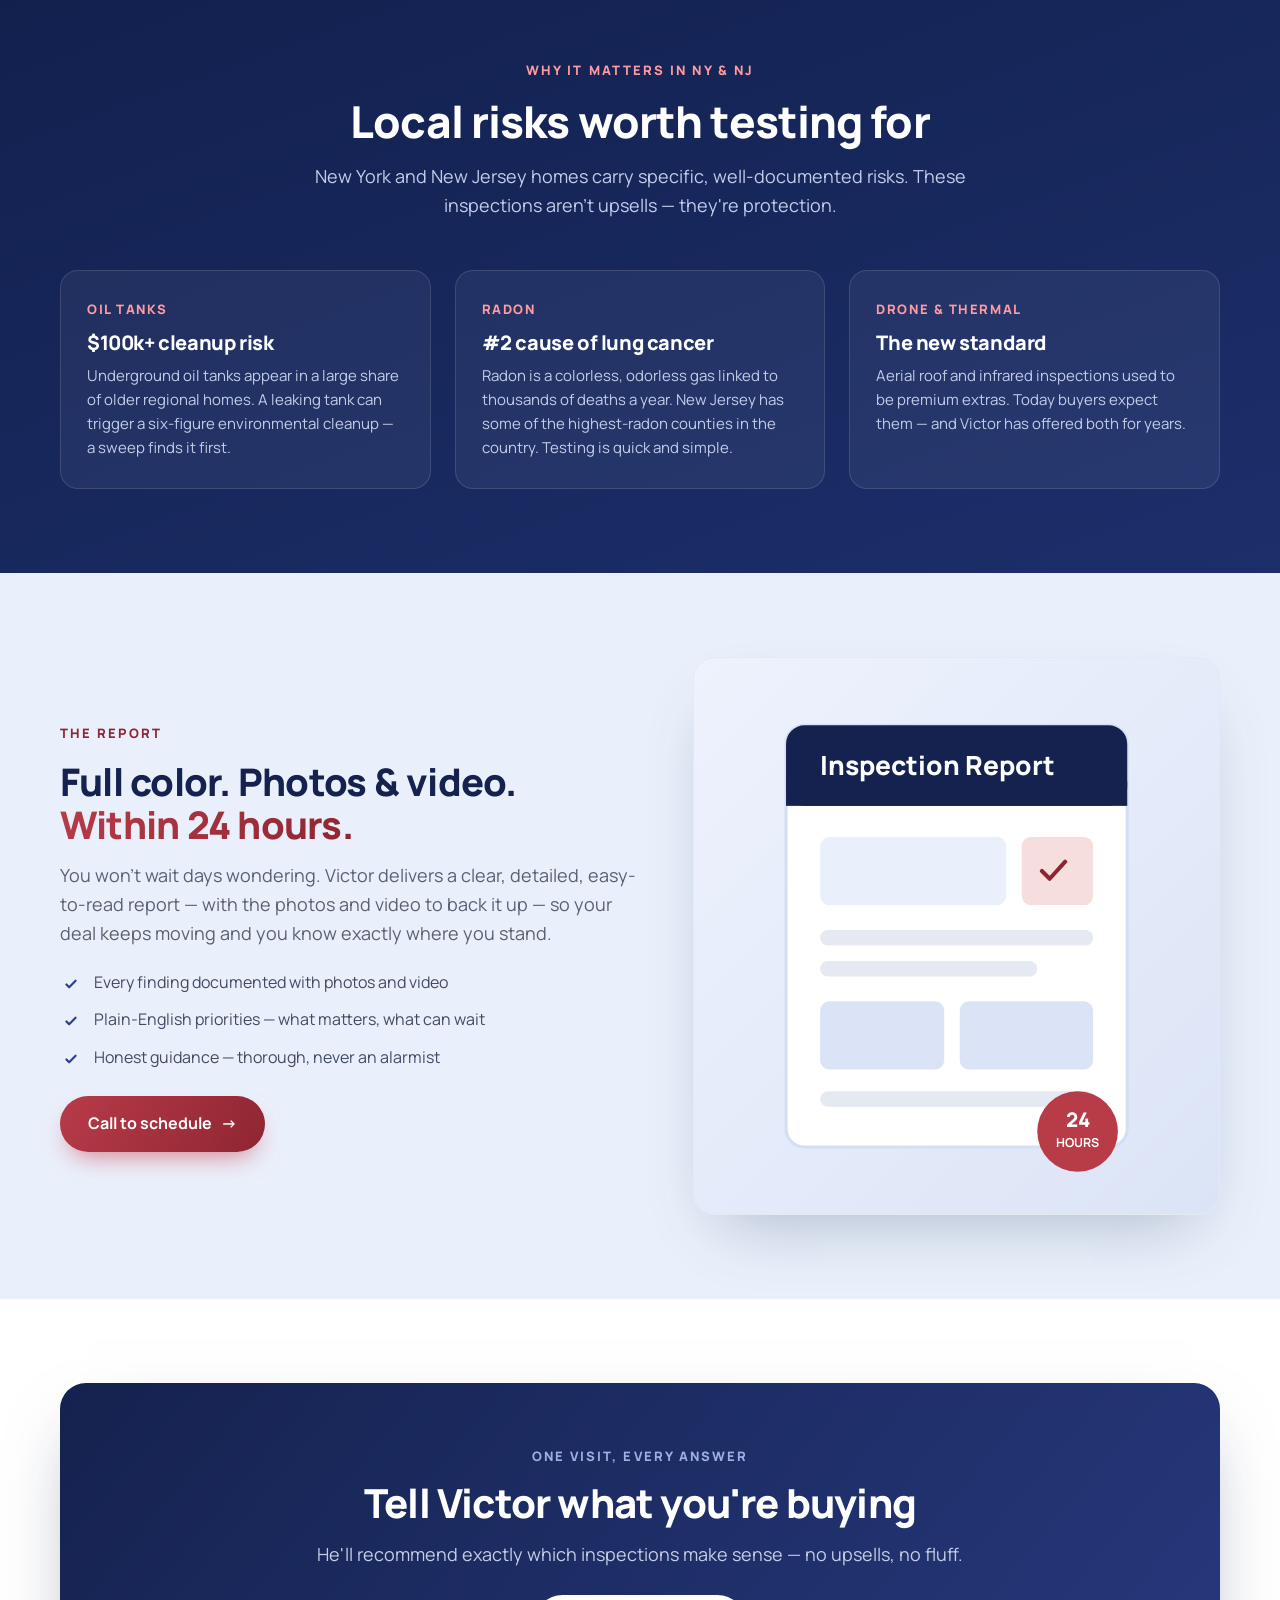
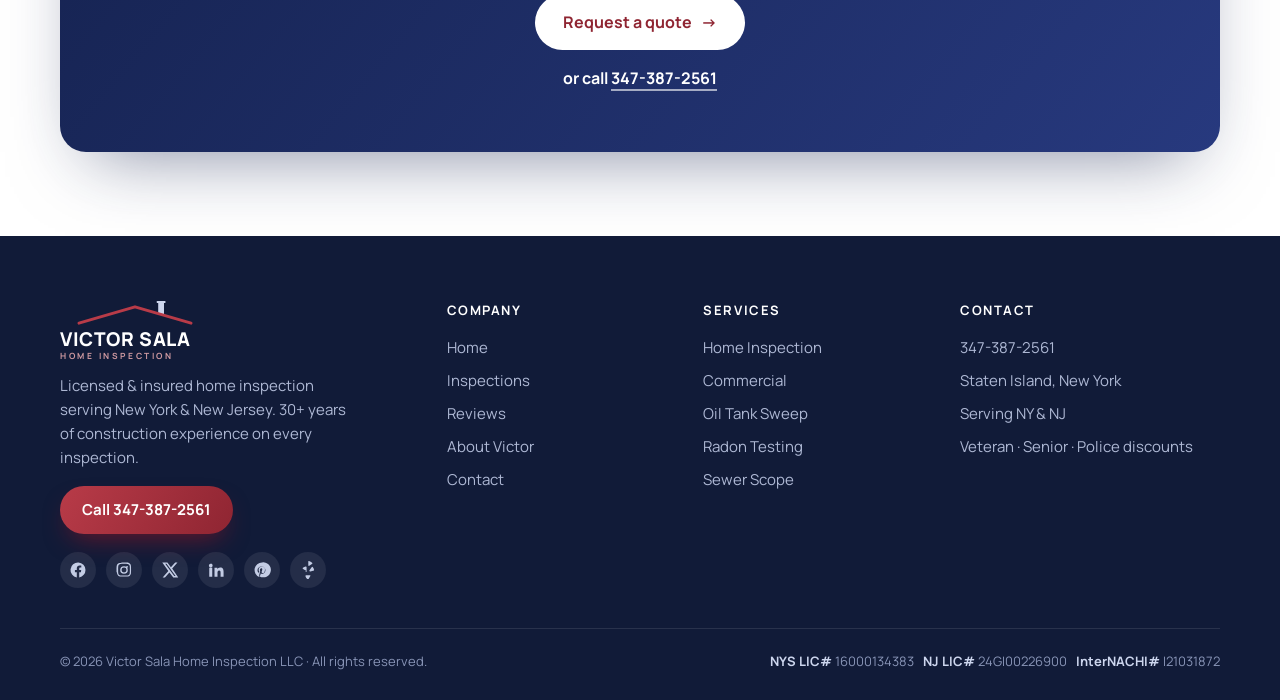
<file: inspections.html>
<!DOCTYPE html>
<html lang="en">
<head>
<meta charset="UTF-8">
<meta name="viewport" content="width=device-width, initial-scale=1.0">
<title>Inspection Services — Victor Sala Home Inspection (NY &amp; NJ)</title>
<meta name="description" content="Full home &amp; commercial inspections plus oil tank sweep, radon, sewer scope, thermal imaging, drone roof, WDI/termite, mold, pool &amp; spa and more across New York &amp; New Jersey. Report with photos &amp; video in 24 hours.">
<link rel="preconnect" href="https://fonts.googleapis.com"><link rel="preconnect" href="https://fonts.gstatic.com" crossorigin>
<link href="https://fonts.googleapis.com/css2?family=Manrope:wght@400;500;600;700;800&display=swap" rel="stylesheet">
<link rel="stylesheet" href="styles.css">
</head>
<body>

<div class="topbar">NYS LIC# <b>16000134383</b> &nbsp;·&nbsp; NJ LIC# <b>24GI00226900</b> &nbsp;·&nbsp; InterNACHI# <b>I21031872</b></div>
<header><nav class="nav">
  <a class="brand" href="index.html" aria-label="Victor Sala Home Inspection"><span class="bmark"><svg class="roof" viewBox="0 0 152 30" role="img" aria-label="roof mark"><rect x="98.5" y="1" width="9" height="2.2" rx="0.6" fill="#15224f"/><polygon points="100,3 106,3 106,15.8 100,14" fill="#15224f"/><path d="M18 24 76 7 134 24" fill="none" stroke="#b83b48" stroke-width="3" stroke-linecap="round" stroke-linejoin="round"/></svg><span class="bnm">VICTOR SALA</span><span class="bsub">HOME&nbsp;INSPECTION</span></span></a>
  <div class="navlinks"><a href="index.html">Home</a><a href="inspections.html" class="active">Inspections</a><a href="reviews.html">Reviews</a><a href="about.html">About</a><a href="contact.html">Contact</a></div>
  <a class="callbtn" href="tel:13473872561"><svg width="14" height="14" viewBox="0 0 24 24" fill="currentColor"><path d="M17 1H7c-1.1 0-2 .9-2 2v18c0 1.1.9 2 2 2h10c1.1 0 2-.9 2-2V3c0-1.1-.9-2-2-2zm-5 21c-.83 0-1.5-.67-1.5-1.5S11.17 19 12 19s1.5.67 1.5 1.5S12.83 22 12 22zm5-4H7V4h10v14z"/></svg> Call (347) 387-2561</a>
  <a class="book" href="contact.html">Book Inspection</a>
</nav></header>

<section class="page-hero">
  <span class="eyebrow">Inspection Services</span>
  <h1>Every inspection you'll ever need — <span class="gold">under one licensed roof</span></h1>
  <p>One inspector, one visit, one clear report. Bundle any specialty service below with your home or commercial inspection and get everything documented together.</p>
  <div class="cta-row">
    <a class="btn btn-red" href="tel:13473872561">Call 347-387-2561</a>
    <a class="btn btn-ghost" href="contact.html">Request a quote <span>&rarr;</span></a>
  </div>
</section>

<!-- CORE -->
<section class="sec">
  <div class="wrap">
    <div class="sec-head"><span class="eyebrow">Core Inspections</span><h2>The foundation of a confident purchase</h2></div>
    <div class="grid3">
      <div class="card"><div class="ico"><svg width="26" height="26" viewBox="0 0 24 24" fill="none"><path d="M4 12 12 5l8 7v8a1 1 0 0 1-1 1H5a1 1 0 0 1-1-1v-8Z" fill="#2b3f96"/><rect x="10" y="14" width="4" height="6" fill="#fff"/></svg></div><h3>Home Inspection</h3><p>A complete top-to-bottom evaluation — roof, structure, foundation, electrical, HVAC, plumbing, insulation and more, inside and out.</p></div>
      <div class="card"><div class="ico"><svg width="26" height="26" viewBox="0 0 24 24" fill="none"><rect x="4" y="6" width="16" height="14" rx="1.5" fill="#2b3f96"/><rect x="4" y="6" width="16" height="4" fill="#15224f"/><rect x="7" y="12" width="3" height="3" fill="#fff"/><rect x="14" y="12" width="3" height="3" fill="#fff"/></svg></div><h3>Commercial Inspection</h3><p>Retail, office, multi-unit and mixed-use buildings — the same rigorous, defensible reporting brokers and agents rely on.</p></div>
      <div class="card"><div class="ico"><svg width="26" height="26" viewBox="0 0 24 24" fill="none"><path d="M6 3h9l4 4v14H6z" fill="#2b3f96"/><path d="M15 3v4h4" fill="#15224f"/><path d="M9 12l2 2 4-4" stroke="#fff" stroke-width="1.8" fill="none" stroke-linecap="round" stroke-linejoin="round"/></svg></div><h3>Pre-Listing &amp; Seller's</h3><p>Sell with confidence. Find and fix issues before your buyer's inspector does — fewer surprises, smoother closings.</p></div>
      <div class="card"><div class="ico"><svg width="26" height="26" viewBox="0 0 24 24" fill="none"><rect x="4" y="9" width="16" height="11" fill="#2b3f96"/><path d="M3 10 12 3l9 7" stroke="#15224f" stroke-width="2" fill="none" stroke-linecap="round"/><rect x="10" y="13" width="4" height="7" fill="#fff"/></svg></div><h3>New Construction &amp; Loan Draw</h3><p>Construction-phase and loan-draw inspections that verify the work matches the money at every stage.</p></div>
      <div class="card"><div class="ico"><svg width="26" height="26" viewBox="0 0 24 24" fill="none"><circle cx="12" cy="12" r="9" fill="#2b3f96"/><path d="M12 7v5l3 3" stroke="#fff" stroke-width="2" fill="none" stroke-linecap="round"/></svg></div><h3>11th-Month Warranty</h3><p>On a newly built home? A warranty inspection before your first year ends catches defects while the builder still covers them.</p></div>
      <div class="card"><div class="ico"><svg width="26" height="26" viewBox="0 0 24 24" fill="none"><path d="M4 20V8l8-5 8 5v12" fill="#2b3f96"/><rect x="9" y="13" width="6" height="7" fill="#fff"/><circle cx="17" cy="9" r="4" fill="#b83b48"/><path d="M15.4 9l1.2 1.2 2-2.2" stroke="#fff" stroke-width="1.4" fill="none" stroke-linecap="round" stroke-linejoin="round"/></svg></div><h3>Home Health Inspection</h3><p>Living in your home for years? A full health check surfaces safety and maintenance issues before they become expensive.</p></div>
    </div>
  </div>
</section>

<!-- SPECIALTY -->
<section class="sec band">
  <div class="wrap">
    <div class="sec-head"><span class="eyebrow">Specialty &amp; Add-On Services</span><h2>The details that protect your investment</h2><p>Add any of these to your inspection in a single visit.</p></div>
    <div class="grid4">
      <div class="card red"><div class="ico"><svg width="24" height="24" viewBox="0 0 24 24" fill="none"><rect x="4" y="8" width="16" height="11" rx="2" fill="#8f2532"/><rect x="8" y="4" width="8" height="5" rx="1" fill="#15224f"/><circle cx="12" cy="13.5" r="2.4" fill="#fff"/></svg></div><h4>Oil Tank Sweep</h4><p>Locate buried oil tanks before you buy.</p></div>
      <div class="card"><div class="ico"><svg width="24" height="24" viewBox="0 0 24 24" fill="none"><circle cx="12" cy="12" r="2.4" fill="#8f2532"/><ellipse cx="12" cy="12" rx="9" ry="3.6" stroke="#2b3f96" stroke-width="1.6"/><ellipse cx="12" cy="12" rx="9" ry="3.6" stroke="#2b3f96" stroke-width="1.6" transform="rotate(60 12 12)"/><ellipse cx="12" cy="12" rx="9" ry="3.6" stroke="#2b3f96" stroke-width="1.6" transform="rotate(120 12 12)"/></svg></div><h4>Radon Testing</h4><p>Test for the #2 cause of lung cancer.</p></div>
      <div class="card"><div class="ico"><svg width="24" height="24" viewBox="0 0 24 24" fill="none"><path d="M4 15c0-5 3-8 8-8h8" stroke="#2b3f96" stroke-width="2.4" fill="none" stroke-linecap="round"/><circle cx="6" cy="17" r="2.4" fill="#8f2532"/><path d="M17 4l3 3-3 3" stroke="#2b3f96" stroke-width="2.4" fill="none" stroke-linecap="round" stroke-linejoin="round"/></svg></div><h4>Sewer Scope</h4><p>Camera the main line for hidden damage.</p></div>
      <div class="card red"><div class="ico"><svg width="24" height="24" viewBox="0 0 24 24" fill="none"><rect x="9" y="3" width="6" height="13" rx="3" fill="#2b3f96"/><circle cx="12" cy="18" r="4" fill="#8f2532"/><rect x="10.6" y="8" width="2.8" height="9" fill="#8f2532"/></svg></div><h4>Thermal Imaging</h4><p>Infrared finds moisture &amp; energy loss.</p></div>
      <div class="card"><div class="ico"><svg width="24" height="24" viewBox="0 0 24 24" fill="none"><circle cx="12" cy="7" r="3" fill="#2b3f96"/><rect x="5" y="10" width="14" height="3" rx="1.5" fill="#15224f"/><circle cx="6" cy="15" r="2.3" fill="#8f2532"/><circle cx="18" cy="15" r="2.3" fill="#8f2532"/><path d="M12 10v5" stroke="#15224f" stroke-width="2"/></svg></div><h4>Drone Roof Inspection</h4><p>Aerial views of steep or unsafe roofs.</p></div>
      <div class="card"><div class="ico"><svg width="24" height="24" viewBox="0 0 24 24" fill="none"><g fill="#2b3f96"><circle cx="12" cy="5.4" r="2.1"/><circle cx="12" cy="10.6" r="2.7"/><ellipse cx="12" cy="17" rx="3.3" ry="4"/></g><g stroke="#2b3f96" stroke-width="1.3" stroke-linecap="round" fill="none"><path d="M10.9 3.6C10.3 2.6 9.6 2.3 8.8 2.1"/><path d="M13.1 3.6C13.7 2.6 14.4 2.3 15.2 2.1"/><path d="M9.6 9.2 5.6 7.7"/><path d="M9.6 12 5.6 13.6"/><path d="M14.4 9.2 18.4 7.7"/><path d="M14.4 12 18.4 13.6"/><path d="M9.2 17 5.4 19"/><path d="M14.8 17 18.6 19"/></g><circle cx="12" cy="15.4" r=".9" fill="#b83b48"/></svg></div><h4>Wood-Destroying Insects</h4><p>Termite &amp; WDI reports for lenders.</p></div>
      <div class="card"><div class="ico"><svg width="24" height="24" viewBox="0 0 24 24" fill="none"><rect x="5" y="10" width="14" height="10" rx="1.5" fill="#2b3f96"/><path d="M7 10V7a5 5 0 0 1 10 0v3" stroke="#15224f" stroke-width="2" fill="none"/><path d="M9 15l2 2 4-4" stroke="#fff" stroke-width="2" fill="none" stroke-linecap="round" stroke-linejoin="round"/></svg></div><h4>Mold Inspection</h4><p>Identify mold and moisture problems.</p></div>
      <div class="card"><div class="ico"><svg width="24" height="24" viewBox="0 0 24 24" fill="none"><rect x="4" y="5" width="16" height="14" rx="1.5" fill="#2b3f96"/><path d="M8 15c1-3 3-3 4-1s3 1 4-2" stroke="#fff" stroke-width="1.6" fill="none" stroke-linecap="round"/></svg></div><h4>Lead-Based Paint</h4><p>Testing for older homes &amp; families.</p></div>
      <div class="card"><div class="ico"><svg width="24" height="24" viewBox="0 0 24 24" fill="none"><path d="M12 4c3 2 4 5 2 8-1 1.5-1 3 .5 4-4 .5-7-2-6-6 .3-1.7 1.5-2 1-4 .8.6 2 1 2.5 2 1-1 .5-2.5 0-4Z" fill="#2b3f96"/><ellipse cx="12" cy="20" rx="6" ry="2" fill="#8f2532"/></svg></div><h4>Pool &amp; Spa</h4><p>Equipment, safety &amp; structure checks.</p></div>
      <div class="card"><div class="ico"><svg width="24" height="24" viewBox="0 0 24 24" fill="none"><path d="M5 20V9l5-4 5 4v11" fill="#2b3f96"/><rect x="15" y="7" width="5" height="13" fill="#15224f"/><path d="M16.5 7c0-2 1-3 1-4M18.5 7c0-2 1-3 1-4" stroke="#8f2532" stroke-width="1.5" stroke-linecap="round"/></svg></div><h4>Fireplace &amp; Chimney</h4><p>Flue, damper &amp; venting evaluation.</p></div>
      <div class="card"><div class="ico"><svg width="24" height="24" viewBox="0 0 24 24" fill="none"><circle cx="12" cy="12" r="9" fill="#2b3f96"/><path d="M12 6v6l4 2" stroke="#fff" stroke-width="2" fill="none" stroke-linecap="round"/><circle cx="12" cy="12" r="1.6" fill="#b83b48"/></svg></div><h4>Home Energy Audit</h4><p>Where the home wastes energy &amp; money.</p></div>
      <div class="card"><div class="ico"><svg width="24" height="24" viewBox="0 0 24 24" fill="none"><path d="M4 12h6l2-5 4 10 2-5h2" stroke="#2b3f96" stroke-width="2" fill="none" stroke-linecap="round" stroke-linejoin="round"/></svg></div><h4>Pipe &amp; Cable Locator</h4><p>Map underground utilities before work.</p></div>
    </div>
  </div>
</section>

<!-- MAINTENANCE -->
<section class="sec">
  <div class="wrap">
    <div class="sec-head"><span class="eyebrow">Home Maintenance Specialist</span><h2>Keeping the home you already own healthy</h2><p>Victor isn't just an inspector — he's a home maintenance specialist too.</p></div>
    <div class="grid3">
      <div class="card"><div class="ico"><svg width="26" height="26" viewBox="0 0 24 24" fill="none"><rect x="5" y="8" width="14" height="10" rx="2" fill="#2b3f96"/><circle cx="12" cy="13" r="3" fill="#fff"/><path d="M12 2v4M9 4l3 2 3-2" stroke="#8f2532" stroke-width="1.6" fill="none" stroke-linecap="round" stroke-linejoin="round"/></svg></div><h3>Dryer Vent Cleaning</h3><p>Clogged dryer vents are a leading cause of house fires. A quick clean-out protects your home and cuts drying time.</p></div>
      <div class="card"><div class="ico"><svg width="26" height="26" viewBox="0 0 24 24" fill="none"><rect x="6" y="4" width="12" height="16" rx="2" fill="#2b3f96"/><rect x="9" y="7" width="6" height="4" fill="#fff"/><path d="M9 15h6M9 17h6" stroke="#8f2532" stroke-width="1.6" stroke-linecap="round"/></svg></div><h3>Furnace &amp; Duct Cleaning</h3><p>Clean ducts and a serviced furnace mean better air quality, lower bills, and a system that lasts longer.</p></div>
      <div class="card"><div class="ico"><svg width="26" height="26" viewBox="0 0 24 24" fill="none"><rect x="7" y="3" width="10" height="18" rx="5" fill="#2b3f96"/><path d="M12 8v5" stroke="#fff" stroke-width="2" stroke-linecap="round"/><circle cx="12" cy="16" r="2" fill="#b83b48"/></svg></div><h3>Water Heater Maintenance</h3><p>Flushing and inspecting your water heater prevents sediment damage and extends its working life.</p></div>
    </div>
  </div>
</section>

<!-- WHY IT MATTERS (trends) -->
<section class="sec trends">
  <div class="wrap">
    <div class="sec-head"><span class="eyebrow">Why It Matters in NY &amp; NJ</span><h2>Local risks worth testing for</h2><p>New York and New Jersey homes carry specific, well-documented risks. These inspections aren't upsells — they're protection.</p></div>
    <div class="tgrid">
      <div class="tcard"><div class="tnum">OIL TANKS</div><h4>$100k+ cleanup risk</h4><p>Underground oil tanks appear in a large share of older regional homes. A leaking tank can trigger a six-figure environmental cleanup — a sweep finds it first.</p></div>
      <div class="tcard"><div class="tnum">RADON</div><h4>#2 cause of lung cancer</h4><p>Radon is a colorless, odorless gas linked to thousands of deaths a year. New Jersey has some of the highest-radon counties in the country. Testing is quick and simple.</p></div>
      <div class="tcard"><div class="tnum">DRONE &amp; THERMAL</div><h4>The new standard</h4><p>Aerial roof and infrared inspections used to be premium extras. Today buyers expect them — and Victor has offered both for years.</p></div>
    </div>
  </div>
</section>

<!-- REPORT PROMISE -->
<section class="sec band">
  <div class="wrap">
    <div class="split-hero">
      <div>
        <span class="eyebrow">The Report</span>
        <h2 style="font-size:38px;margin:14px 0 16px">Full color. Photos &amp; video. <span class="gold">Within 24 hours.</span></h2>
        <p style="font-size:18px;margin-bottom:22px">You won't wait days wondering. Victor delivers a clear, detailed, easy-to-read report — with the photos and video to back it up — so your deal keeps moving and you know exactly where you stand.</p>
        <ul class="checklist">
          <li><svg width="22" height="22" viewBox="0 0 24 24" fill="none"><circle cx="12" cy="12" r="11" fill="#eaf0fb"/><path d="M7 12.5l3 3L17 8.5" stroke="#2b3f96" stroke-width="2.4" stroke-linecap="round" stroke-linejoin="round"/></svg> Every finding documented with photos and video</li>
          <li><svg width="22" height="22" viewBox="0 0 24 24" fill="none"><circle cx="12" cy="12" r="11" fill="#eaf0fb"/><path d="M7 12.5l3 3L17 8.5" stroke="#2b3f96" stroke-width="2.4" stroke-linecap="round" stroke-linejoin="round"/></svg> Plain-English priorities — what matters, what can wait</li>
          <li><svg width="22" height="22" viewBox="0 0 24 24" fill="none"><circle cx="12" cy="12" r="11" fill="#eaf0fb"/><path d="M7 12.5l3 3L17 8.5" stroke="#2b3f96" stroke-width="2.4" stroke-linecap="round" stroke-linejoin="round"/></svg> Honest guidance — thorough, never an alarmist</li>
        </ul>
        <div style="margin-top:26px"><a class="btn btn-red" href="tel:13473872561">Call to schedule <span>&rarr;</span></a></div>
      </div>
      <div class="art" style="background:linear-gradient(135deg,#eef2fd,#dbe4f6);display:flex;align-items:center;justify-content:center;padding:30px">
        <svg viewBox="0 0 300 320" width="100%" xmlns="http://www.w3.org/2000/svg" role="img" aria-label="Inspection report document">
          <rect x="40" y="24" width="220" height="272" rx="12" fill="#fff" stroke="#d5def3" stroke-width="2"/>
          <rect x="40" y="24" width="220" height="52" rx="12" fill="#15224f"/>
          <rect x="40" y="60" width="220" height="16" fill="#15224f"/>
          <text x="62" y="56" fill="#fff" font-family="Manrope,sans-serif" font-weight="800" font-size="17">Inspection Report</text>
          <rect x="62" y="96" width="120" height="44" rx="6" fill="#eaf0fb"/>
          <rect x="192" y="96" width="46" height="44" rx="6" fill="#f7dede"/>
          <path d="M205 118l5 5 10-11" stroke="#8f2532" stroke-width="2.6" fill="none" stroke-linecap="round" stroke-linejoin="round"/>
          <rect x="62" y="156" width="176" height="10" rx="5" fill="#e5e9f1"/>
          <rect x="62" y="176" width="140" height="10" rx="5" fill="#e5e9f1"/>
          <rect x="62" y="202" width="80" height="44" rx="6" fill="#dbe4f6"/>
          <rect x="152" y="202" width="86" height="44" rx="6" fill="#dbe4f6"/>
          <rect x="62" y="260" width="176" height="10" rx="5" fill="#e5e9f1"/>
          <circle cx="228" cy="286" r="26" fill="#b83b48"/>
          <text x="228" y="283" fill="#fff" font-family="Manrope,sans-serif" font-weight="800" font-size="13" text-anchor="middle">24</text>
          <text x="228" y="296" fill="#fff" font-family="Manrope,sans-serif" font-weight="700" font-size="8" text-anchor="middle">HOURS</text>
        </svg>
      </div>
    </div>
  </div>
</section>

<section class="sec"><div class="wrap"><div class="cta">
  <span class="eyebrow">One Visit, Every Answer</span>
  <h2>Tell Victor what you're buying</h2>
  <p>He'll recommend exactly which inspections make sense — no upsells, no fluff.</p>
  <a class="btn btn-white" href="contact.html">Request a quote <span>&rarr;</span></a>
  <div class="orcall">or call <a href="tel:13473872561">347-387-2561</a></div>
</div></div></section>

<footer><div class="wrap">
  <div class="fgrid">
    <div class="fbrand"><span class="bmark fmark"><svg class="roof" viewBox="0 0 152 30" role="img" aria-label="roof mark"><rect x="98.5" y="1" width="9" height="2.2" rx="0.6" fill="#cdd6ee"/><polygon points="100,3 106,3 106,15.8 100,14" fill="#cdd6ee"/><path d="M18 24 76 7 134 24" fill="none" stroke="#b83b48" stroke-width="3" stroke-linecap="round" stroke-linejoin="round"/></svg><span class="bnm">VICTOR SALA</span><span class="bsub">HOME&nbsp;INSPECTION</span></span><p>Licensed &amp; insured home inspection serving New York &amp; New Jersey. 30+ years of construction experience on every inspection.</p><a class="btn btn-red" href="tel:13473872561" style="font-size:15px;padding:12px 22px">Call 347-387-2561</a><div class="social"><a href="https://www.facebook.com/105996941436609" target="_blank" rel="noopener" aria-label="Facebook"><svg viewBox="0 0 24 24"><path d="M22 12a10 10 0 1 0-11.6 9.9v-7H7.9V12h2.5V9.8c0-2.5 1.5-3.9 3.8-3.9 1.1 0 2.2.2 2.2.2v2.5h-1.2c-1.2 0-1.6.8-1.6 1.5V12h2.7l-.4 2.9h-2.3v7A10 10 0 0 0 22 12z"/></svg></a><a href="https://www.instagram.com/vsala_home_inspections/" target="_blank" rel="noopener" aria-label="Instagram"><svg viewBox="0 0 24 24"><path d="M12 2c2.7 0 3 0 4.1.1 1 0 1.7.2 2.3.4.6.2 1 .5 1.5 1s.8.9 1 1.5c.2.6.4 1.3.4 2.3.1 1.1.1 1.4.1 4.1s0 3-.1 4.1c0 1-.2 1.7-.4 2.3-.2.6-.5 1-1 1.5s-.9.8-1.5 1c-.6.2-1.3.4-2.3.4-1.1.1-1.4.1-4.1.1s-3 0-4.1-.1c-1 0-1.7-.2-2.3-.4-.6-.2-1-.5-1.5-1s-.8-.9-1-1.5c-.2-.6-.4-1.3-.4-2.3C2 15 2 14.7 2 12s0-3 .1-4.1c0-1 .2-1.7.4-2.3.2-.6.5-1 1-1.5s.9-.8 1.5-1c.6-.2 1.3-.4 2.3-.4C9 2 9.3 2 12 2zm0 1.8c-2.7 0-3 0-4 .1-.9 0-1.4.2-1.7.3-.4.2-.7.4-1 .7s-.5.6-.7 1c-.1.3-.3.8-.3 1.7-.1 1-.1 1.3-.1 4s0 3 .1 4c0 .9.2 1.4.3 1.7.2.4.4.7.7 1s.6.5 1 .7c.3.1.8.3 1.7.3 1 .1 1.3.1 4 .1s3 0 4-.1c.9 0 1.4-.2 1.7-.3.4-.2.7-.4 1-.7s.5-.6.7-1c.1-.3.3-.8.3-1.7.1-1 .1-1.3.1-4s0-3-.1-4c0-.9-.2-1.4-.3-1.7-.2-.4-.4-.7-.7-1s-.6-.5-1-.7c-.3-.1-.8-.3-1.7-.3-1-.1-1.3-.1-4-.1zm0 3.1a5.1 5.1 0 1 1 0 10.2 5.1 5.1 0 0 1 0-10.2zm0 1.8a3.3 3.3 0 1 0 0 6.6 3.3 3.3 0 0 0 0-6.6zm5.3-.9a1.2 1.2 0 1 1-2.4 0 1.2 1.2 0 0 1 2.4 0z"/></svg></a><a href="https://www.x.com/VSHomeInspector" target="_blank" rel="noopener" aria-label="X"><svg viewBox="0 0 24 24"><path d="M18.9 2H22l-7.1 8.1L23 22h-6.6l-5.2-6.8L5.3 22H2.2l7.6-8.7L1.7 2h6.8l4.7 6.2L18.9 2zm-1.2 18h1.7L7.4 3.8H5.6L17.7 20z"/></svg></a><a href="https://www.linkedin.com/in/victor-sala-b7385b54" target="_blank" rel="noopener" aria-label="LinkedIn"><svg viewBox="0 0 24 24"><path d="M4.98 3.5A2.5 2.5 0 1 1 5 8.5a2.5 2.5 0 0 1 0-5zM3 9h4v12H3V9zm7 0h3.8v1.7h.1c.5-.9 1.8-1.9 3.6-1.9 3.9 0 4.6 2.5 4.6 5.8V21h-4v-5.2c0-1.4 0-3.2-1.9-3.2s-2.2 1.5-2.2 3.1V21h-4V9z"/></svg></a><a href="https://www.pinterest.com/vsala1971" target="_blank" rel="noopener" aria-label="Pinterest"><svg viewBox="0 0 24 24"><path d="M12 2a10 10 0 0 0-3.6 19.3c-.1-.8-.1-2 0-2.9l1.2-4.9s-.3-.6-.3-1.5c0-1.4.8-2.4 1.8-2.4.9 0 1.3.6 1.3 1.4 0 .9-.6 2.2-.9 3.4-.2 1 .5 1.8 1.5 1.8 1.8 0 3-2.3 3-5 0-2.1-1.4-3.6-3.9-3.6a4.4 4.4 0 0 0-4.6 4.4c0 .9.3 1.5.7 2 .2.2.2.3.1.5l-.2.8c-.1.3-.3.4-.5.2-1-.5-1.6-2-1.6-3.2 0-2.6 1.9-5 5.5-5 2.9 0 5.1 2 5.1 4.8 0 2.9-1.8 5.2-4.3 5.2-.8 0-1.6-.4-1.9-.9l-.5 2c-.2.7-.6 1.5-1 2.1A10 10 0 1 0 12 2z"/></svg></a><a href="https://www.yelp.com/biz/-w6xwxubiLPEJDQyjnspZQ" target="_blank" rel="noopener" aria-label="Yelp"><svg viewBox="0 0 24 24"><path d="M20.16 12.59l-4.99 1.44c-.96.27-1.74-.8-1.18-1.62l2.9-4.19a1.03 1.03 0 0 1 1.66.09 8.9 8.9 0 0 1 1.61 3.6 1.03 1.03 0 0 1-1 .68zM11.4 24a1.03 1.03 0 0 1-.75-.32 8.9 8.9 0 0 1-2-3.47 1.03 1.03 0 0 1 .97-1.36l5.2.01a1.03 1.03 0 0 1 .11 1.42l-2.65 4.54a1.03 1.03 0 0 1-.88.66zM9.6 12.9L5.4 10.66a1.03 1.03 0 0 1-.09-1.65 8.9 8.9 0 0 1 3.6-1.62 1.03 1.03 0 0 1 1.21 1.01v5.14a1.03 1.03 0 0 1-1.52.9zm2.8-6.79V.75a.75.75 0 0 1 .93-.73 8.9 8.9 0 0 1 4.09 2.42 1.03 1.03 0 0 1-.19 1.6l-4.03 2.7a1.03 1.03 0 0 1-.8-.63z"/></svg></a></div></div>
    <div><h5>Company</h5><ul><li><a href="index.html">Home</a></li><li><a href="inspections.html">Inspections</a></li><li><a href="reviews.html">Reviews</a></li><li><a href="about.html">About Victor</a></li><li><a href="contact.html">Contact</a></li></ul></div>
    <div><h5>Services</h5><ul><li><a href="inspections.html">Home Inspection</a></li><li><a href="inspections.html">Commercial</a></li><li><a href="inspections.html">Oil Tank Sweep</a></li><li><a href="inspections.html">Radon Testing</a></li><li><a href="inspections.html">Sewer Scope</a></li></ul></div>
    <div><h5>Contact</h5><ul><li><a href="tel:13473872561">347-387-2561</a></li><li>Staten Island, New York</li><li>Serving NY &amp; NJ</li><li>Veteran · Senior · Police discounts</li></ul></div>
  </div>
  <div class="fcred"><span>© 2026 Victor Sala Home Inspection LLC · All rights reserved.</span><span><b>NYS LIC#</b> 16000134383 &nbsp; <b>NJ LIC#</b> 24GI00226900 &nbsp; <b>InterNACHI#</b> I21031872</span></div>
</div></footer>

<div class="mobilecall"><a class="call" href="tel:13473872561">&#9742; Call Now</a><a class="bk" href="contact.html">Book Free</a></div>
</body>
</html>
</file>
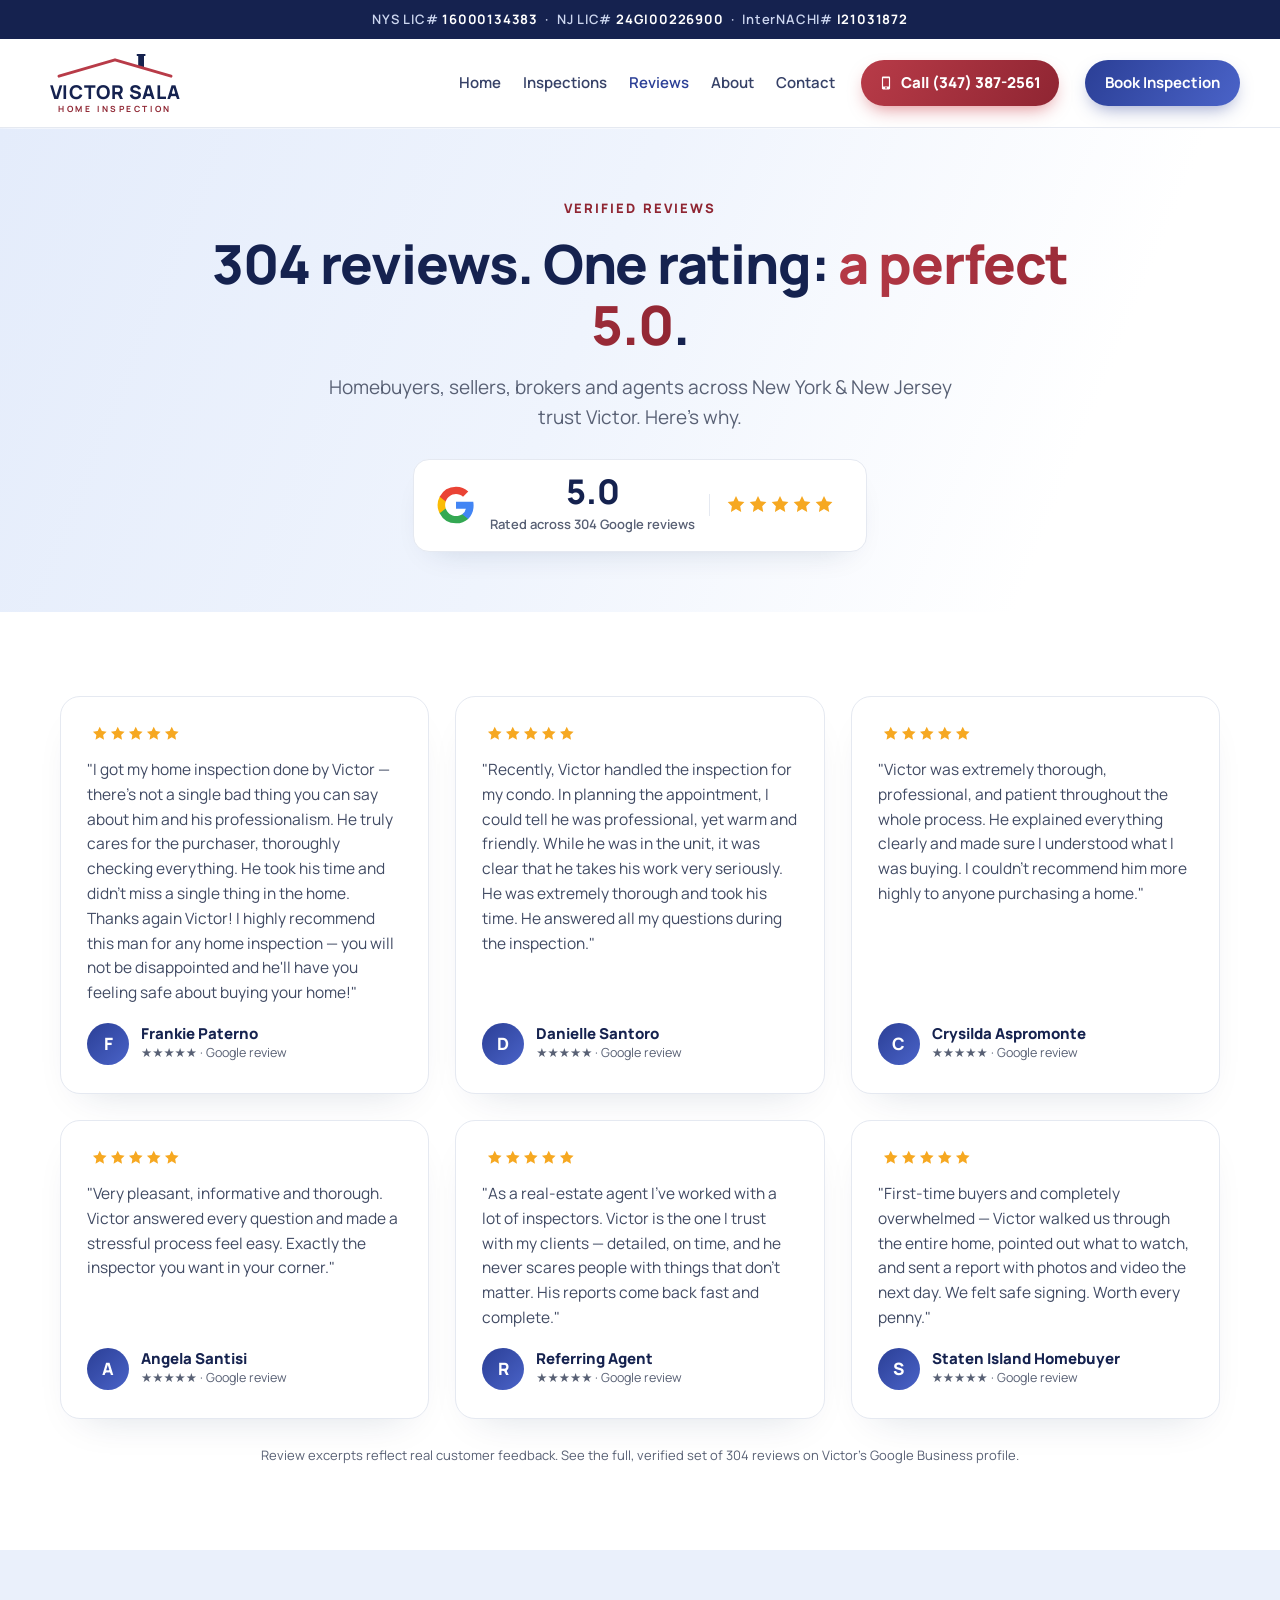
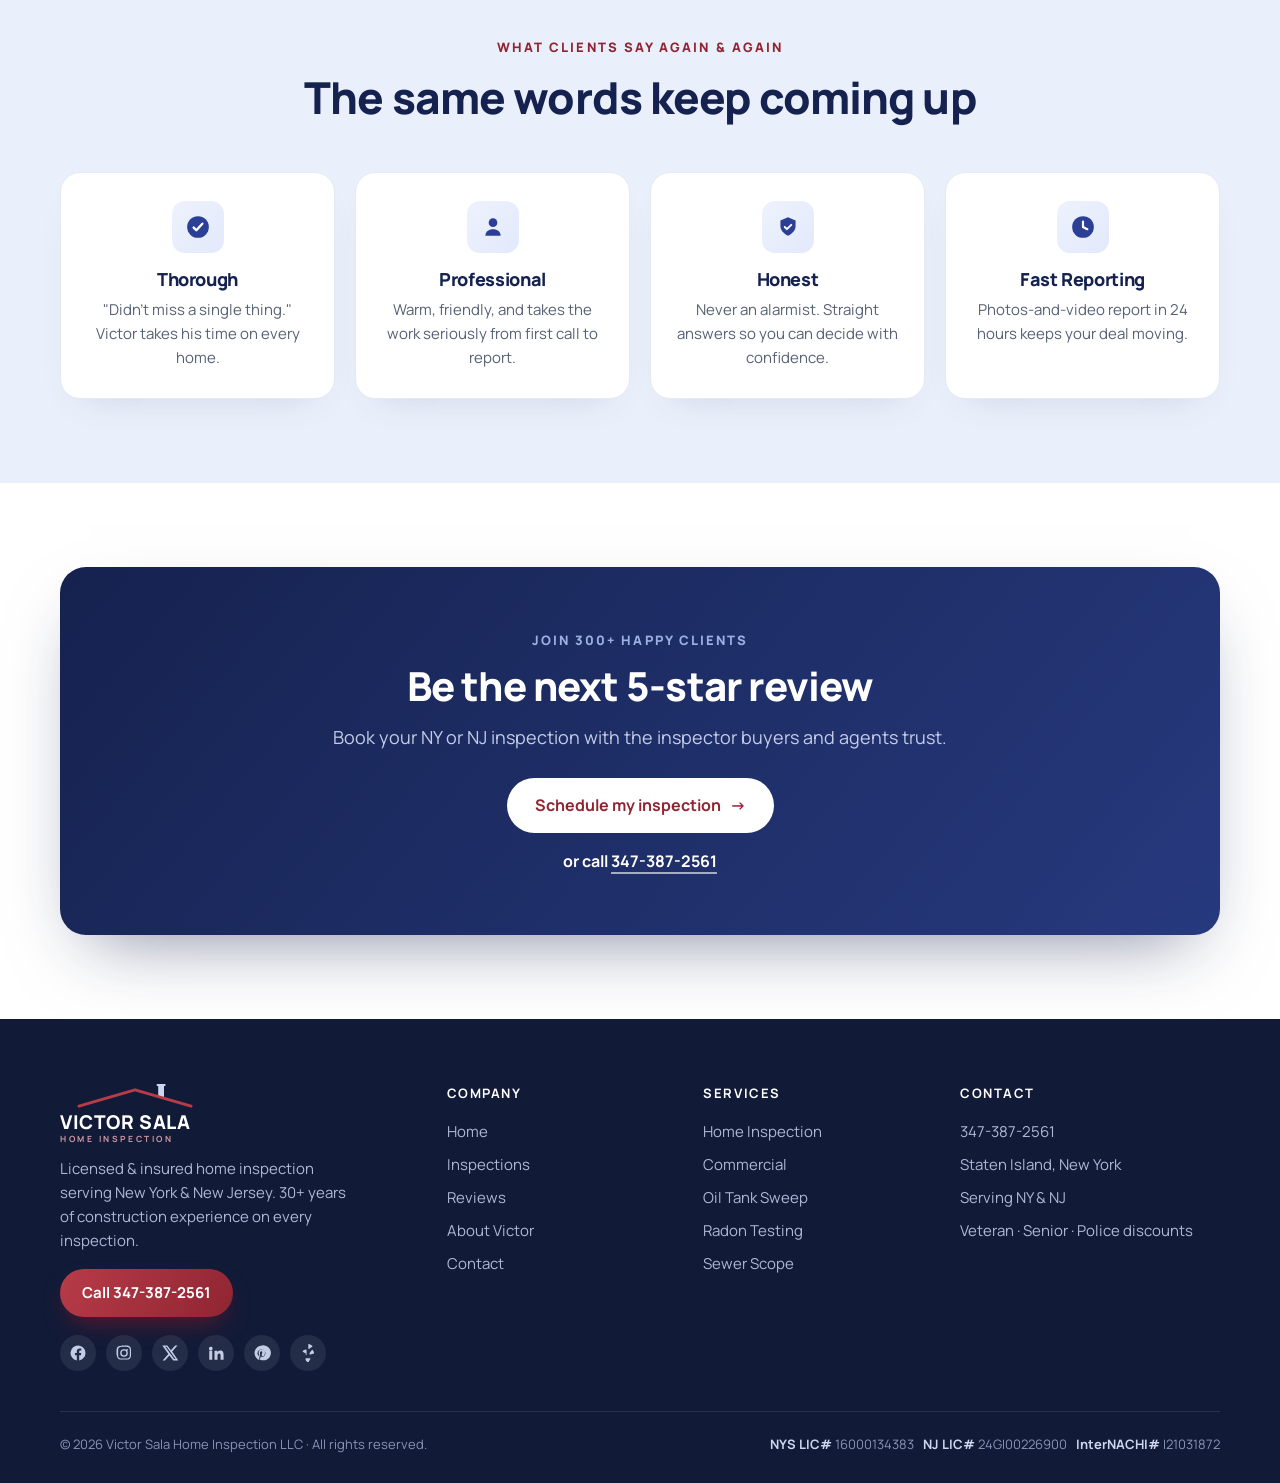
<file: reviews.html>
<!DOCTYPE html>
<html lang="en">
<head>
<meta charset="UTF-8">
<meta name="viewport" content="width=device-width, initial-scale=1.0">
<title>Reviews — Victor Sala Home Inspection · 5.0 across 304 Google Reviews</title>
<meta name="description" content="Victor Sala Home Inspection holds a 5.0 Google rating across 304 reviews. Read what New York &amp; New Jersey homebuyers say about Victor's thorough, honest inspections.">
<link rel="preconnect" href="https://fonts.googleapis.com"><link rel="preconnect" href="https://fonts.gstatic.com" crossorigin>
<link href="https://fonts.googleapis.com/css2?family=Manrope:wght@400;500;600;700;800&display=swap" rel="stylesheet">
<link rel="stylesheet" href="styles.css">
</head>
<body>

<div class="topbar">NYS LIC# <b>16000134383</b> &nbsp;·&nbsp; NJ LIC# <b>24GI00226900</b> &nbsp;·&nbsp; InterNACHI# <b>I21031872</b></div>
<header><nav class="nav">
  <a class="brand" href="index.html" aria-label="Victor Sala Home Inspection"><span class="bmark"><svg class="roof" viewBox="0 0 152 30" role="img" aria-label="roof mark"><rect x="98.5" y="1" width="9" height="2.2" rx="0.6" fill="#15224f"/><polygon points="100,3 106,3 106,15.8 100,14" fill="#15224f"/><path d="M18 24 76 7 134 24" fill="none" stroke="#b83b48" stroke-width="3" stroke-linecap="round" stroke-linejoin="round"/></svg><span class="bnm">VICTOR SALA</span><span class="bsub">HOME&nbsp;INSPECTION</span></span></a>
  <div class="navlinks"><a href="index.html">Home</a><a href="inspections.html">Inspections</a><a href="reviews.html" class="active">Reviews</a><a href="about.html">About</a><a href="contact.html">Contact</a></div>
  <a class="callbtn" href="tel:13473872561"><svg width="14" height="14" viewBox="0 0 24 24" fill="currentColor"><path d="M17 1H7c-1.1 0-2 .9-2 2v18c0 1.1.9 2 2 2h10c1.1 0 2-.9 2-2V3c0-1.1-.9-2-2-2zm-5 21c-.83 0-1.5-.67-1.5-1.5S11.17 19 12 19s1.5.67 1.5 1.5S12.83 22 12 22zm5-4H7V4h10v14z"/></svg> Call (347) 387-2561</a>
  <a class="book" href="contact.html">Book Inspection</a>
</nav></header>

<section class="page-hero">
  <span class="eyebrow">Verified Reviews</span>
  <h1>304 reviews. One rating: <span class="gold">a perfect 5.0</span>.</h1>
  <p>Homebuyers, sellers, brokers and agents across New York &amp; New Jersey trust Victor. Here's why.</p>
  <div style="display:flex;justify-content:center;margin-top:6px">
    <div class="gscore">
      <svg width="40" height="40" viewBox="0 0 24 24"><path fill="#4285F4" d="M22.56 12.25c0-.78-.07-1.53-.2-2.25H12v4.26h5.92a5.06 5.06 0 0 1-2.2 3.32v2.77h3.57c2.08-1.92 3.27-4.74 3.27-8.1Z"/><path fill="#34A853" d="M12 23c2.97 0 5.46-.98 7.28-2.66l-3.57-2.77c-.98.66-2.23 1.06-3.71 1.06-2.86 0-5.29-1.93-6.16-4.53H2.18v2.84A11 11 0 0 0 12 23Z"/><path fill="#FBBC05" d="M5.84 14.1a6.6 6.6 0 0 1 0-4.2V7.06H2.18a11 11 0 0 0 0 9.88l3.66-2.84Z"/><path fill="#EA4335" d="M12 5.38c1.62 0 3.06.56 4.21 1.64l3.15-3.15C17.45 2.09 14.97 1 12 1A11 11 0 0 0 2.18 7.06l3.66 2.84C6.71 7.3 9.14 5.38 12 5.38Z"/></svg>
      <div><span class="n">5.0</span> <br><small>Rated across 304 Google reviews</small></div>
      <div style="border-left:1px solid var(--line);padding-left:14px">
        <svg width="120" height="22" viewBox="0 0 118 22"><g fill="#f6a821"><path d="M11 2l2.6 5.3 5.8.8-4.2 4.1 1 5.8L11 15.1 5.9 18l1-5.8L2.7 8.1l5.8-.8z"/><path d="M33 2l2.6 5.3 5.8.8-4.2 4.1 1 5.8L33 15.1 27.9 18l1-5.8-4.2-4.1 5.8-.8z"/><path d="M55 2l2.6 5.3 5.8.8-4.2 4.1 1 5.8L55 15.1 49.9 18l1-5.8-4.2-4.1 5.8-.8z"/><path d="M77 2l2.6 5.3 5.8.8-4.2 4.1 1 5.8L77 15.1 71.9 18l1-5.8-4.2-4.1 5.8-.8z"/><path d="M99 2l2.6 5.3 5.8.8-4.2 4.1 1 5.8L99 15.1 93.9 18l1-5.8-4.2-4.1 5.8-.8z"/></g></svg>
      </div>
    </div>
  </div>
</section>

<!-- FEATURED REVIEWS -->
<section class="sec">
  <div class="wrap">
    <div class="revgrid">
      <div class="review"><div class="stars"><svg width="104" height="18" viewBox="0 0 118 22"><g fill="#f6a821"><path d="M11 2l2.6 5.3 5.8.8-4.2 4.1 1 5.8L11 15.1 5.9 18l1-5.8L2.7 8.1l5.8-.8z"/><path d="M33 2l2.6 5.3 5.8.8-4.2 4.1 1 5.8L33 15.1 27.9 18l1-5.8-4.2-4.1 5.8-.8z"/><path d="M55 2l2.6 5.3 5.8.8-4.2 4.1 1 5.8L55 15.1 49.9 18l1-5.8-4.2-4.1 5.8-.8z"/><path d="M77 2l2.6 5.3 5.8.8-4.2 4.1 1 5.8L77 15.1 71.9 18l1-5.8-4.2-4.1 5.8-.8z"/><path d="M99 2l2.6 5.3 5.8.8-4.2 4.1 1 5.8L99 15.1 93.9 18l1-5.8-4.2-4.1 5.8-.8z"/></g></svg></div><p>"I got my home inspection done by Victor — there's not a single bad thing you can say about him and his professionalism. He truly cares for the purchaser, thoroughly checking everything. He took his time and didn't miss a single thing in the home. Thanks again Victor! I highly recommend this man for any home inspection — you will not be disappointed and he'll have you feeling safe about buying your home!"</p><div class="who"><div class="av">F</div><div><div class="nm">Frankie Paterno</div><div class="dt">★★★★★ · Google review</div></div></div></div>
      <div class="review"><div class="stars"><svg width="104" height="18" viewBox="0 0 118 22"><g fill="#f6a821"><path d="M11 2l2.6 5.3 5.8.8-4.2 4.1 1 5.8L11 15.1 5.9 18l1-5.8L2.7 8.1l5.8-.8z"/><path d="M33 2l2.6 5.3 5.8.8-4.2 4.1 1 5.8L33 15.1 27.9 18l1-5.8-4.2-4.1 5.8-.8z"/><path d="M55 2l2.6 5.3 5.8.8-4.2 4.1 1 5.8L55 15.1 49.9 18l1-5.8-4.2-4.1 5.8-.8z"/><path d="M77 2l2.6 5.3 5.8.8-4.2 4.1 1 5.8L77 15.1 71.9 18l1-5.8-4.2-4.1 5.8-.8z"/><path d="M99 2l2.6 5.3 5.8.8-4.2 4.1 1 5.8L99 15.1 93.9 18l1-5.8-4.2-4.1 5.8-.8z"/></g></svg></div><p>"Recently, Victor handled the inspection for my condo. In planning the appointment, I could tell he was professional, yet warm and friendly. While he was in the unit, it was clear that he takes his work very seriously. He was extremely thorough and took his time. He answered all my questions during the inspection."</p><div class="who"><div class="av">D</div><div><div class="nm">Danielle Santoro</div><div class="dt">★★★★★ · Google review</div></div></div></div>
      <div class="review"><div class="stars"><svg width="104" height="18" viewBox="0 0 118 22"><g fill="#f6a821"><path d="M11 2l2.6 5.3 5.8.8-4.2 4.1 1 5.8L11 15.1 5.9 18l1-5.8L2.7 8.1l5.8-.8z"/><path d="M33 2l2.6 5.3 5.8.8-4.2 4.1 1 5.8L33 15.1 27.9 18l1-5.8-4.2-4.1 5.8-.8z"/><path d="M55 2l2.6 5.3 5.8.8-4.2 4.1 1 5.8L55 15.1 49.9 18l1-5.8-4.2-4.1 5.8-.8z"/><path d="M77 2l2.6 5.3 5.8.8-4.2 4.1 1 5.8L77 15.1 71.9 18l1-5.8-4.2-4.1 5.8-.8z"/><path d="M99 2l2.6 5.3 5.8.8-4.2 4.1 1 5.8L99 15.1 93.9 18l1-5.8-4.2-4.1 5.8-.8z"/></g></svg></div><p>"Victor was extremely thorough, professional, and patient throughout the whole process. He explained everything clearly and made sure I understood what I was buying. I couldn't recommend him more highly to anyone purchasing a home."</p><div class="who"><div class="av">C</div><div><div class="nm">Crysilda Aspromonte</div><div class="dt">★★★★★ · Google review</div></div></div></div>
      <div class="review"><div class="stars"><svg width="104" height="18" viewBox="0 0 118 22"><g fill="#f6a821"><path d="M11 2l2.6 5.3 5.8.8-4.2 4.1 1 5.8L11 15.1 5.9 18l1-5.8L2.7 8.1l5.8-.8z"/><path d="M33 2l2.6 5.3 5.8.8-4.2 4.1 1 5.8L33 15.1 27.9 18l1-5.8-4.2-4.1 5.8-.8z"/><path d="M55 2l2.6 5.3 5.8.8-4.2 4.1 1 5.8L55 15.1 49.9 18l1-5.8-4.2-4.1 5.8-.8z"/><path d="M77 2l2.6 5.3 5.8.8-4.2 4.1 1 5.8L77 15.1 71.9 18l1-5.8-4.2-4.1 5.8-.8z"/><path d="M99 2l2.6 5.3 5.8.8-4.2 4.1 1 5.8L99 15.1 93.9 18l1-5.8-4.2-4.1 5.8-.8z"/></g></svg></div><p>"Very pleasant, informative and thorough. Victor answered every question and made a stressful process feel easy. Exactly the inspector you want in your corner."</p><div class="who"><div class="av">A</div><div><div class="nm">Angela Santisi</div><div class="dt">★★★★★ · Google review</div></div></div></div>
      <div class="review"><div class="stars"><svg width="104" height="18" viewBox="0 0 118 22"><g fill="#f6a821"><path d="M11 2l2.6 5.3 5.8.8-4.2 4.1 1 5.8L11 15.1 5.9 18l1-5.8L2.7 8.1l5.8-.8z"/><path d="M33 2l2.6 5.3 5.8.8-4.2 4.1 1 5.8L33 15.1 27.9 18l1-5.8-4.2-4.1 5.8-.8z"/><path d="M55 2l2.6 5.3 5.8.8-4.2 4.1 1 5.8L55 15.1 49.9 18l1-5.8-4.2-4.1 5.8-.8z"/><path d="M77 2l2.6 5.3 5.8.8-4.2 4.1 1 5.8L77 15.1 71.9 18l1-5.8-4.2-4.1 5.8-.8z"/><path d="M99 2l2.6 5.3 5.8.8-4.2 4.1 1 5.8L99 15.1 93.9 18l1-5.8-4.2-4.1 5.8-.8z"/></g></svg></div><p>"As a real-estate agent I've worked with a lot of inspectors. Victor is the one I trust with my clients — detailed, on time, and he never scares people with things that don't matter. His reports come back fast and complete."</p><div class="who"><div class="av">R</div><div><div class="nm">Referring Agent</div><div class="dt">★★★★★ · Google review</div></div></div></div>
      <div class="review"><div class="stars"><svg width="104" height="18" viewBox="0 0 118 22"><g fill="#f6a821"><path d="M11 2l2.6 5.3 5.8.8-4.2 4.1 1 5.8L11 15.1 5.9 18l1-5.8L2.7 8.1l5.8-.8z"/><path d="M33 2l2.6 5.3 5.8.8-4.2 4.1 1 5.8L33 15.1 27.9 18l1-5.8-4.2-4.1 5.8-.8z"/><path d="M55 2l2.6 5.3 5.8.8-4.2 4.1 1 5.8L55 15.1 49.9 18l1-5.8-4.2-4.1 5.8-.8z"/><path d="M77 2l2.6 5.3 5.8.8-4.2 4.1 1 5.8L77 15.1 71.9 18l1-5.8-4.2-4.1 5.8-.8z"/><path d="M99 2l2.6 5.3 5.8.8-4.2 4.1 1 5.8L99 15.1 93.9 18l1-5.8-4.2-4.1 5.8-.8z"/></g></svg></div><p>"First-time buyers and completely overwhelmed — Victor walked us through the entire home, pointed out what to watch, and sent a report with photos and video the next day. We felt safe signing. Worth every penny."</p><div class="who"><div class="av">S</div><div><div class="nm">Staten Island Homebuyer</div><div class="dt">★★★★★ · Google review</div></div></div></div>
    </div>
    <p style="text-align:center;font-size:13px;color:var(--grey);margin-top:26px;max-width:760px;margin-left:auto;margin-right:auto">Review excerpts reflect real customer feedback. See the full, verified set of 304 reviews on Victor's Google Business profile.</p>
  </div>
</section>

<!-- THEMES -->
<section class="sec band">
  <div class="wrap">
    <div class="sec-head"><span class="eyebrow">What Clients Say Again &amp; Again</span><h2>The same words keep coming up</h2></div>
    <div class="grid4">
      <div class="card" style="text-align:center"><div class="ico" style="margin:0 auto 16px"><svg width="26" height="26" viewBox="0 0 24 24" fill="none"><circle cx="12" cy="12" r="10" fill="#2b3f96"/><path d="M8 12.5l2.5 2.5L16 9" stroke="#fff" stroke-width="2.2" fill="none" stroke-linecap="round" stroke-linejoin="round"/></svg></div><h4>Thorough</h4><p>"Didn't miss a single thing." Victor takes his time on every home.</p></div>
      <div class="card" style="text-align:center"><div class="ico" style="margin:0 auto 16px"><svg width="26" height="26" viewBox="0 0 24 24" fill="none"><circle cx="12" cy="8" r="4" fill="#2b3f96"/><path d="M5 20c0-4 3-6 7-6s7 2 7 6" fill="#2b3f96"/></svg></div><h4>Professional</h4><p>Warm, friendly, and takes the work seriously from first call to report.</p></div>
      <div class="card" style="text-align:center"><div class="ico" style="margin:0 auto 16px"><svg width="26" height="26" viewBox="0 0 24 24" fill="none"><path d="M12 3l7 3v5c0 4-3 7-7 9-4-2-7-5-7-9V6l7-3Z" fill="#2b3f96"/><path d="M9 12l2 2 4-4" stroke="#fff" stroke-width="1.8" fill="none" stroke-linecap="round" stroke-linejoin="round"/></svg></div><h4>Honest</h4><p>Never an alarmist. Straight answers so you can decide with confidence.</p></div>
      <div class="card" style="text-align:center"><div class="ico" style="margin:0 auto 16px"><svg width="26" height="26" viewBox="0 0 24 24" fill="none"><circle cx="12" cy="12" r="10" fill="#2b3f96"/><path d="M12 7v5l4 2" stroke="#fff" stroke-width="2" fill="none" stroke-linecap="round"/></svg></div><h4>Fast Reporting</h4><p>Photos-and-video report in 24 hours keeps your deal moving.</p></div>
    </div>
  </div>
</section>

<section class="sec"><div class="wrap"><div class="cta">
  <span class="eyebrow">Join 300+ Happy Clients</span>
  <h2>Be the next 5-star review</h2>
  <p>Book your NY or NJ inspection with the inspector buyers and agents trust.</p>
  <a class="btn btn-white" href="contact.html">Schedule my inspection <span>&rarr;</span></a>
  <div class="orcall">or call <a href="tel:13473872561">347-387-2561</a></div>
</div></div></section>

<footer><div class="wrap">
  <div class="fgrid">
    <div class="fbrand"><span class="bmark fmark"><svg class="roof" viewBox="0 0 152 30" role="img" aria-label="roof mark"><rect x="98.5" y="1" width="9" height="2.2" rx="0.6" fill="#cdd6ee"/><polygon points="100,3 106,3 106,15.8 100,14" fill="#cdd6ee"/><path d="M18 24 76 7 134 24" fill="none" stroke="#b83b48" stroke-width="3" stroke-linecap="round" stroke-linejoin="round"/></svg><span class="bnm">VICTOR SALA</span><span class="bsub">HOME&nbsp;INSPECTION</span></span><p>Licensed &amp; insured home inspection serving New York &amp; New Jersey. 30+ years of construction experience on every inspection.</p><a class="btn btn-red" href="tel:13473872561" style="font-size:15px;padding:12px 22px">Call 347-387-2561</a><div class="social"><a href="https://www.facebook.com/105996941436609" target="_blank" rel="noopener" aria-label="Facebook"><svg viewBox="0 0 24 24"><path d="M22 12a10 10 0 1 0-11.6 9.9v-7H7.9V12h2.5V9.8c0-2.5 1.5-3.9 3.8-3.9 1.1 0 2.2.2 2.2.2v2.5h-1.2c-1.2 0-1.6.8-1.6 1.5V12h2.7l-.4 2.9h-2.3v7A10 10 0 0 0 22 12z"/></svg></a><a href="https://www.instagram.com/vsala_home_inspections/" target="_blank" rel="noopener" aria-label="Instagram"><svg viewBox="0 0 24 24"><path d="M12 2c2.7 0 3 0 4.1.1 1 0 1.7.2 2.3.4.6.2 1 .5 1.5 1s.8.9 1 1.5c.2.6.4 1.3.4 2.3.1 1.1.1 1.4.1 4.1s0 3-.1 4.1c0 1-.2 1.7-.4 2.3-.2.6-.5 1-1 1.5s-.9.8-1.5 1c-.6.2-1.3.4-2.3.4-1.1.1-1.4.1-4.1.1s-3 0-4.1-.1c-1 0-1.7-.2-2.3-.4-.6-.2-1-.5-1.5-1s-.8-.9-1-1.5c-.2-.6-.4-1.3-.4-2.3C2 15 2 14.7 2 12s0-3 .1-4.1c0-1 .2-1.7.4-2.3.2-.6.5-1 1-1.5s.9-.8 1.5-1c.6-.2 1.3-.4 2.3-.4C9 2 9.3 2 12 2zm0 1.8c-2.7 0-3 0-4 .1-.9 0-1.4.2-1.7.3-.4.2-.7.4-1 .7s-.5.6-.7 1c-.1.3-.3.8-.3 1.7-.1 1-.1 1.3-.1 4s0 3 .1 4c0 .9.2 1.4.3 1.7.2.4.4.7.7 1s.6.5 1 .7c.3.1.8.3 1.7.3 1 .1 1.3.1 4 .1s3 0 4-.1c.9 0 1.4-.2 1.7-.3.4-.2.7-.4 1-.7s.5-.6.7-1c.1-.3.3-.8.3-1.7.1-1 .1-1.3.1-4s0-3-.1-4c0-.9-.2-1.4-.3-1.7-.2-.4-.4-.7-.7-1s-.6-.5-1-.7c-.3-.1-.8-.3-1.7-.3-1-.1-1.3-.1-4-.1zm0 3.1a5.1 5.1 0 1 1 0 10.2 5.1 5.1 0 0 1 0-10.2zm0 1.8a3.3 3.3 0 1 0 0 6.6 3.3 3.3 0 0 0 0-6.6zm5.3-.9a1.2 1.2 0 1 1-2.4 0 1.2 1.2 0 0 1 2.4 0z"/></svg></a><a href="https://www.x.com/VSHomeInspector" target="_blank" rel="noopener" aria-label="X"><svg viewBox="0 0 24 24"><path d="M18.9 2H22l-7.1 8.1L23 22h-6.6l-5.2-6.8L5.3 22H2.2l7.6-8.7L1.7 2h6.8l4.7 6.2L18.9 2zm-1.2 18h1.7L7.4 3.8H5.6L17.7 20z"/></svg></a><a href="https://www.linkedin.com/in/victor-sala-b7385b54" target="_blank" rel="noopener" aria-label="LinkedIn"><svg viewBox="0 0 24 24"><path d="M4.98 3.5A2.5 2.5 0 1 1 5 8.5a2.5 2.5 0 0 1 0-5zM3 9h4v12H3V9zm7 0h3.8v1.7h.1c.5-.9 1.8-1.9 3.6-1.9 3.9 0 4.6 2.5 4.6 5.8V21h-4v-5.2c0-1.4 0-3.2-1.9-3.2s-2.2 1.5-2.2 3.1V21h-4V9z"/></svg></a><a href="https://www.pinterest.com/vsala1971" target="_blank" rel="noopener" aria-label="Pinterest"><svg viewBox="0 0 24 24"><path d="M12 2a10 10 0 0 0-3.6 19.3c-.1-.8-.1-2 0-2.9l1.2-4.9s-.3-.6-.3-1.5c0-1.4.8-2.4 1.8-2.4.9 0 1.3.6 1.3 1.4 0 .9-.6 2.2-.9 3.4-.2 1 .5 1.8 1.5 1.8 1.8 0 3-2.3 3-5 0-2.1-1.4-3.6-3.9-3.6a4.4 4.4 0 0 0-4.6 4.4c0 .9.3 1.5.7 2 .2.2.2.3.1.5l-.2.8c-.1.3-.3.4-.5.2-1-.5-1.6-2-1.6-3.2 0-2.6 1.9-5 5.5-5 2.9 0 5.1 2 5.1 4.8 0 2.9-1.8 5.2-4.3 5.2-.8 0-1.6-.4-1.9-.9l-.5 2c-.2.7-.6 1.5-1 2.1A10 10 0 1 0 12 2z"/></svg></a><a href="https://www.yelp.com/biz/-w6xwxubiLPEJDQyjnspZQ" target="_blank" rel="noopener" aria-label="Yelp"><svg viewBox="0 0 24 24"><path d="M20.16 12.59l-4.99 1.44c-.96.27-1.74-.8-1.18-1.62l2.9-4.19a1.03 1.03 0 0 1 1.66.09 8.9 8.9 0 0 1 1.61 3.6 1.03 1.03 0 0 1-1 .68zM11.4 24a1.03 1.03 0 0 1-.75-.32 8.9 8.9 0 0 1-2-3.47 1.03 1.03 0 0 1 .97-1.36l5.2.01a1.03 1.03 0 0 1 .11 1.42l-2.65 4.54a1.03 1.03 0 0 1-.88.66zM9.6 12.9L5.4 10.66a1.03 1.03 0 0 1-.09-1.65 8.9 8.9 0 0 1 3.6-1.62 1.03 1.03 0 0 1 1.21 1.01v5.14a1.03 1.03 0 0 1-1.52.9zm2.8-6.79V.75a.75.75 0 0 1 .93-.73 8.9 8.9 0 0 1 4.09 2.42 1.03 1.03 0 0 1-.19 1.6l-4.03 2.7a1.03 1.03 0 0 1-.8-.63z"/></svg></a></div></div>
    <div><h5>Company</h5><ul><li><a href="index.html">Home</a></li><li><a href="inspections.html">Inspections</a></li><li><a href="reviews.html">Reviews</a></li><li><a href="about.html">About Victor</a></li><li><a href="contact.html">Contact</a></li></ul></div>
    <div><h5>Services</h5><ul><li><a href="inspections.html">Home Inspection</a></li><li><a href="inspections.html">Commercial</a></li><li><a href="inspections.html">Oil Tank Sweep</a></li><li><a href="inspections.html">Radon Testing</a></li><li><a href="inspections.html">Sewer Scope</a></li></ul></div>
    <div><h5>Contact</h5><ul><li><a href="tel:13473872561">347-387-2561</a></li><li>Staten Island, New York</li><li>Serving NY &amp; NJ</li><li>Veteran · Senior · Police discounts</li></ul></div>
  </div>
  <div class="fcred"><span>© 2026 Victor Sala Home Inspection LLC · All rights reserved.</span><span><b>NYS LIC#</b> 16000134383 &nbsp; <b>NJ LIC#</b> 24GI00226900 &nbsp; <b>InterNACHI#</b> I21031872</span></div>
</div></footer>

<div class="mobilecall"><a class="call" href="tel:13473872561">&#9742; Call Now</a><a class="bk" href="contact.html">Book Free</a></div>
</body>
</html>
</file>
<file: styles.css>
/* Victor Sala Home Inspection — shared stylesheet (inner pages) */
:root{
  --navy:#15224f;--blue:#2b3f96;--blue2:#4a63c8;--red1:#b83b48;--red2:#8f2532;
  --grey:#586074;--bg:#eaf0fb;--line:#e5e9f1;--ink:#111b38;
}
*{box-sizing:border-box;margin:0;padding:0}
html{scroll-behavior:smooth}
body{font-family:'Manrope',system-ui,sans-serif;color:var(--grey);background:#fff;line-height:1.6;-webkit-font-smoothing:antialiased}
h1,h2,h3,h4{color:var(--navy);letter-spacing:-.02em;line-height:1.12;font-weight:800}
a{text-decoration:none;color:inherit}
img,svg{max-width:100%;display:block}
.wrap{max-width:1240px;margin:0 auto;padding:0 40px}
.gold{background:linear-gradient(120deg,var(--red1),var(--red2));-webkit-background-clip:text;background-clip:text;-webkit-text-fill-color:transparent}
.blueg{background:linear-gradient(120deg,var(--blue),var(--blue2));-webkit-background-clip:text;background-clip:text;-webkit-text-fill-color:transparent}
.btn{display:inline-flex;align-items:center;gap:9px;font-weight:700;font-size:16px;border-radius:999px;padding:15px 28px;transition:.2s;cursor:pointer;border:0}
.btn span{transition:.2s}.btn:hover span{transform:translateX(3px)}
.btn-blue{background:linear-gradient(120deg,var(--blue),var(--blue2));color:#fff;box-shadow:0 12px 26px -10px rgba(43,63,150,.6)}
.btn-red{background:linear-gradient(120deg,var(--red1),var(--red2));color:#fff;box-shadow:0 12px 26px -10px rgba(192,18,30,.55)}
.btn:hover{transform:translateY(-2px)}
.btn-ghost{background:#fff;color:var(--navy);border:1.5px solid var(--line);box-shadow:0 8px 20px -12px rgba(13,40,80,.15)}
.btn-white{background:#fff;color:var(--red2)}
.link{display:inline-flex;align-items:center;gap:7px;font-weight:700;color:var(--blue)}.link:hover{gap:11px}
.eyebrow{text-transform:uppercase;letter-spacing:.16em;font-size:13px;font-weight:800;color:var(--red2)}
.sec{padding:84px 0}
.sec-head{text-align:center;max-width:730px;margin:0 auto 50px}
.sec-head h2{font-size:clamp(30px,4vw,44px);margin:14px 0 16px}
.sec-head p{font-size:18px}
.band{background:var(--bg)}

/* topbar / header */
.topbar{background:var(--navy);color:#cdd7f0;text-align:center;font-size:13px;font-weight:600;letter-spacing:.06em;padding:9px 16px}
.topbar b{color:#fff}
header{position:sticky;top:0;z-index:50;background:rgba(255,255,255,.92);backdrop-filter:blur(10px);border-bottom:1px solid var(--line)}
.nav{display:flex;align-items:center;gap:26px;padding:14px 40px;max-width:1320px;margin:0 auto}
.brand{display:flex;align-items:center;gap:12px;margin-right:auto}
.brand .mark{width:50px;height:50px;flex:0 0 auto}
.brand .wm{line-height:1}
.brand .wm .nm{font-size:20px;font-weight:800;letter-spacing:.02em;color:var(--navy);display:block;line-height:1}
.brand .wm .sub{font-size:9.5px;font-weight:700;letter-spacing:.22em;color:#8f2532;display:block;margin-top:4px}
.brand .wm .sub .h{color:var(--blue)}.brand .wm .sub .i{color:var(--navy)}
.brand{display:flex;align-items:center;margin-right:auto}.bmark{display:flex;flex-direction:column;align-items:center;line-height:1}.bmark .roof{width:150px;height:29px;display:block;margin-bottom:1px}.bmark .bnm{font-weight:800;font-size:19px;letter-spacing:.03em;color:var(--navy);line-height:1}.bmark .bsub{font-weight:700;font-size:8.5px;letter-spacing:.30em;color:#8f2532;margin-top:3px}.fmark{align-items:flex-start}.fmark .bnm{color:#fff}.fmark .bsub{color:#cf9aa1}.fbrand .fmark{margin-bottom:14px}.navlinks{display:flex;gap:22px;align-items:center}
.navlinks a{font-weight:600;font-size:15px;color:var(--navy);opacity:.86}
.navlinks a:hover,.navlinks a.active{opacity:1;color:var(--blue)}
.callbtn{display:inline-flex;align-items:center;gap:8px;font-weight:800;font-size:15px;white-space:nowrap;background:linear-gradient(120deg,var(--red1),var(--red2));color:#fff;border-radius:999px;padding:11px 18px;box-shadow:0 8px 18px -6px rgba(192,18,30,.5);transition:.2s}
.callbtn:hover{transform:translateY(-1px)}
.book{display:inline-flex;align-items:center;font-weight:700;font-size:15px;background:linear-gradient(120deg,var(--blue),var(--blue2));color:#fff;border-radius:999px;padding:11px 20px;box-shadow:0 8px 18px -6px rgba(43,63,150,.5)}
.book:hover{transform:translateY(-1px)}

/* page hero (centered) */
.page-hero{background:linear-gradient(112deg,#e4ecfb 0%,#eff4fd 45%,#fff 82%);padding:70px 0 60px;text-align:center}
.page-hero .eyebrow{display:block;margin-bottom:14px}
.page-hero h1{font-size:clamp(34px,5vw,54px);margin:0 auto 18px;max-width:900px}
.page-hero p{font-size:19px;max-width:640px;margin:0 auto 26px}
.page-hero .cta-row{display:flex;gap:14px;justify-content:center;flex-wrap:wrap}

/* split hero */
.split-hero{display:grid;grid-template-columns:1.05fr .95fr;gap:50px;align-items:center}
.split-hero .art{background:#fff;border:1px solid var(--line);border-radius:22px;box-shadow:0 30px 66px -28px rgba(13,40,80,.3);overflow:hidden}
.split-hero .art img{width:100%;height:100%;object-fit:cover}

/* story */
.story{max-width:820px;margin:0 auto;text-align:center}
.story p{font-size:18px;margin-bottom:20px;color:#404a63}
.story .lead{font-size:21px;color:var(--navy);font-weight:600}

/* cards */
.grid3{display:grid;grid-template-columns:repeat(3,1fr);gap:26px}
.grid2{display:grid;grid-template-columns:1fr 1fr;gap:30px}
.grid4{display:grid;grid-template-columns:repeat(4,1fr);gap:20px}
.card{background:#fff;border:1px solid var(--line);border-radius:20px;padding:28px 26px;box-shadow:0 16px 38px -22px rgba(13,40,80,.16);transition:.22s}
.card:hover{transform:translateY(-4px);box-shadow:0 26px 50px -24px rgba(13,40,80,.24);border-color:#d5def3}
.card .ico{width:52px;height:52px;border-radius:13px;background:linear-gradient(135deg,#eef2fd,#e2e9fb);display:flex;align-items:center;justify-content:center;margin-bottom:16px}
.card h3{font-size:20px;margin-bottom:9px}
.card h4{font-size:18px;margin-bottom:8px}
.card p{font-size:15px}
.card.red .ico{background:linear-gradient(135deg,#fbe7e8,#f6d5d7)}

/* feature row */
.feat-row{display:grid;grid-template-columns:repeat(4,1fr);gap:30px}
.feat .bar{width:44px;height:5px;border-radius:4px;background:linear-gradient(90deg,var(--red1),var(--red2));margin-bottom:18px}
.feat h4{font-size:19px;margin-bottom:9px}.feat p{font-size:15px}

/* checklist */
.checklist{list-style:none;display:grid;gap:12px}
.checklist li{display:flex;gap:12px;align-items:flex-start;font-size:16px;color:#404a63}
.checklist li svg{flex:0 0 auto;margin-top:3px}

/* stats bar */
.stats{background:var(--navy);color:#fff}
.stats .wrap{display:grid;grid-template-columns:repeat(4,1fr);gap:12px;padding:34px 40px}
.stat{text-align:center;padding:8px 10px;border-right:1px solid rgba(255,255,255,.13)}
.stat:last-child{border-right:0}
.stat b{display:block;font-size:30px;font-weight:800;color:#fff;line-height:1.05}
.stat b em{font-style:normal;color:#fff}
.stat span{font-size:13.5px;color:#b9c4e4;font-weight:600}.stat::after{content:'';display:block;width:26px;height:3px;border-radius:2px;background:linear-gradient(90deg,#b83b48,#8f2532);margin:13px auto 0}

/* reviews */
.revgrid{display:grid;grid-template-columns:repeat(3,1fr);gap:26px}
.review{background:#fff;border:1px solid var(--line);border-radius:20px;padding:28px 26px;box-shadow:0 18px 40px -24px rgba(13,40,80,.18);display:flex;flex-direction:column}
.stars{display:flex;gap:3px;margin-bottom:14px}
.review p{color:#404a63;font-size:15.5px;margin-bottom:18px;flex:1}
.review .who{display:flex;align-items:center;gap:12px}
.review .av{width:42px;height:42px;border-radius:50%;background:linear-gradient(135deg,var(--blue),var(--blue2));color:#fff;display:flex;align-items:center;justify-content:center;font-weight:800;font-size:17px;flex:0 0 auto}
.review .nm{font-weight:800;color:var(--navy);font-size:15px;line-height:1.2}
.review .dt{font-size:12.5px;color:var(--grey)}
.gscore{display:inline-flex;align-items:center;gap:14px;background:#fff;border:1px solid var(--line);border-radius:16px;padding:14px 22px;box-shadow:0 14px 34px -20px rgba(13,40,80,.2)}
.gscore .n{font-size:34px;font-weight:800;color:var(--navy);line-height:1}
.gscore small{font-size:13px;color:var(--grey);font-weight:600}

/* contact */
.contact-grid{display:grid;grid-template-columns:1.05fr .95fr;gap:44px;align-items:start}
.form{background:#fff;border:1px solid var(--line);border-radius:22px;padding:34px;box-shadow:0 24px 54px -26px rgba(13,40,80,.2)}
.field{margin-bottom:16px}
.field label{display:block;font-weight:700;font-size:14px;color:var(--navy);margin-bottom:7px}
.field input,.field select,.field textarea{width:100%;border:1.5px solid var(--line);border-radius:12px;padding:13px 15px;font-family:inherit;font-size:15px;color:var(--navy);background:#fbfcfe;transition:.18s}
.field input:focus,.field select:focus,.field textarea:focus{outline:none;border-color:var(--blue);background:#fff;box-shadow:0 0 0 4px rgba(43,63,150,.1)}
.field textarea{min-height:120px;resize:vertical}
.row2{display:grid;grid-template-columns:1fr 1fr;gap:16px}
.form .btn{width:100%;justify-content:center;margin-top:6px}
.infocard{background:linear-gradient(160deg,#12204d,#1c2f6b);color:#c3cdea;border-radius:22px;padding:34px}
.infocard h3{color:#fff;margin-bottom:8px}
.infocard .row{display:flex;gap:14px;align-items:flex-start;padding:16px 0;border-bottom:1px solid rgba(255,255,255,.12)}
.infocard .row:last-child{border-bottom:0}
.infocard .row svg{flex:0 0 auto;margin-top:2px}
.infocard .row b{color:#fff;display:block;font-size:16px}
.infocard a{color:#fff}

/* trends */
.trends{background:linear-gradient(160deg,#12204d,#1c2f6b)}
.trends .sec-head h2{color:#fff}.trends .sec-head p{color:#c3cdea}.trends .eyebrow{color:#ff9ba0}
.tgrid{display:grid;grid-template-columns:repeat(3,1fr);gap:24px}
.tcard{background:rgba(255,255,255,.055);border:1px solid rgba(255,255,255,.12);border-radius:18px;padding:28px 26px}
.tcard .tnum{font-size:13px;font-weight:800;letter-spacing:.12em;color:#ff9ba0;margin-bottom:12px}
.tcard h4{color:#fff;font-size:20px;margin-bottom:10px}.tcard p{color:#c3cdea;font-size:15px}

/* CTA */
.cta{background:linear-gradient(130deg,#15224f,#27397e);color:#fff;border-radius:26px;padding:60px;text-align:center;box-shadow:0 30px 70px -30px rgba(21,34,79,.55)}
.cta h2{color:#fff;font-size:clamp(28px,3.6vw,40px);margin:12px 0 14px}
.cta p{color:#c4cde6;font-size:18px;margin-bottom:26px}.cta .eyebrow{color:#9db0e2}
.cta .orcall{margin-top:16px;font-weight:700;color:#fff}
.cta .orcall a{border-bottom:2px solid rgba(255,255,255,.6)}

/* footer */
footer{background:var(--ink);color:#aeb8d4;padding:64px 0 28px;font-size:15px}
.fgrid{display:grid;grid-template-columns:1.6fr 1fr 1fr 1.2fr;gap:40px;margin-bottom:40px}
footer h5{color:#fff;font-size:13px;letter-spacing:.12em;text-transform:uppercase;margin-bottom:16px}
footer a{color:#aeb8d4}footer a:hover{color:#fff}
footer li{list-style:none;margin-bottom:9px}.social{display:flex;gap:10px;margin-top:18px;flex-wrap:wrap}.social a{width:36px;height:36px;border-radius:50%;background:rgba(255,255,255,.08);display:flex;align-items:center;justify-content:center;color:#c3cce4;transition:.18s}.social a:hover{background:var(--red1);color:#fff;transform:translateY(-2px)}.social svg{width:18px;height:18px;fill:currentColor}
.fbrand .fnm{font-size:22px;font-weight:800;letter-spacing:.03em;color:#fff;margin-bottom:8px}
.fbrand p{max-width:300px;margin-bottom:16px}
.fcred{border-top:1px solid rgba(255,255,255,.1);padding-top:22px;display:flex;justify-content:space-between;gap:20px;flex-wrap:wrap;font-size:13px;color:#8894b6}
.fcred b{color:#cdd6ee;font-weight:700}

/* mobile call bar */
.mobilecall{display:none}
@media(max-width:900px){
  .wrap{padding:0 22px}.nav{padding:12px 22px;gap:14px}
  .navlinks,.book{display:none}
  .split-hero,.contact-grid{grid-template-columns:1fr;gap:34px}
  .grid3,.grid2,.grid4,.feat-row,.tgrid,.revgrid,.row2{grid-template-columns:1fr}
  .stats .wrap{grid-template-columns:1fr 1fr;gap:20px 12px}.stat:nth-child(2){border-right:0}
  .fgrid{grid-template-columns:1fr 1fr;gap:28px}
  .sec{padding:56px 0}.cta{padding:40px 26px}.page-hero{padding:48px 0 44px}
  .callbtn{padding:9px 14px;font-size:14px}
  .mobilecall{display:flex;position:fixed;left:0;right:0;bottom:0;z-index:80;box-shadow:0 -4px 16px rgba(0,0,0,.14)}
  .mobilecall a{flex:1;display:flex;align-items:center;justify-content:center;gap:8px;padding:15px;font-weight:800;font-size:16px}
  .mobilecall .call{background:linear-gradient(120deg,var(--red1),var(--red2));color:#fff}
  .mobilecall .bk{background:linear-gradient(120deg,var(--blue),var(--blue2));color:#fff}
  body{padding-bottom:56px}
}
@media(max-width:560px){.fgrid{grid-template-columns:1fr}.grid4{grid-template-columns:1fr}}
</file>
